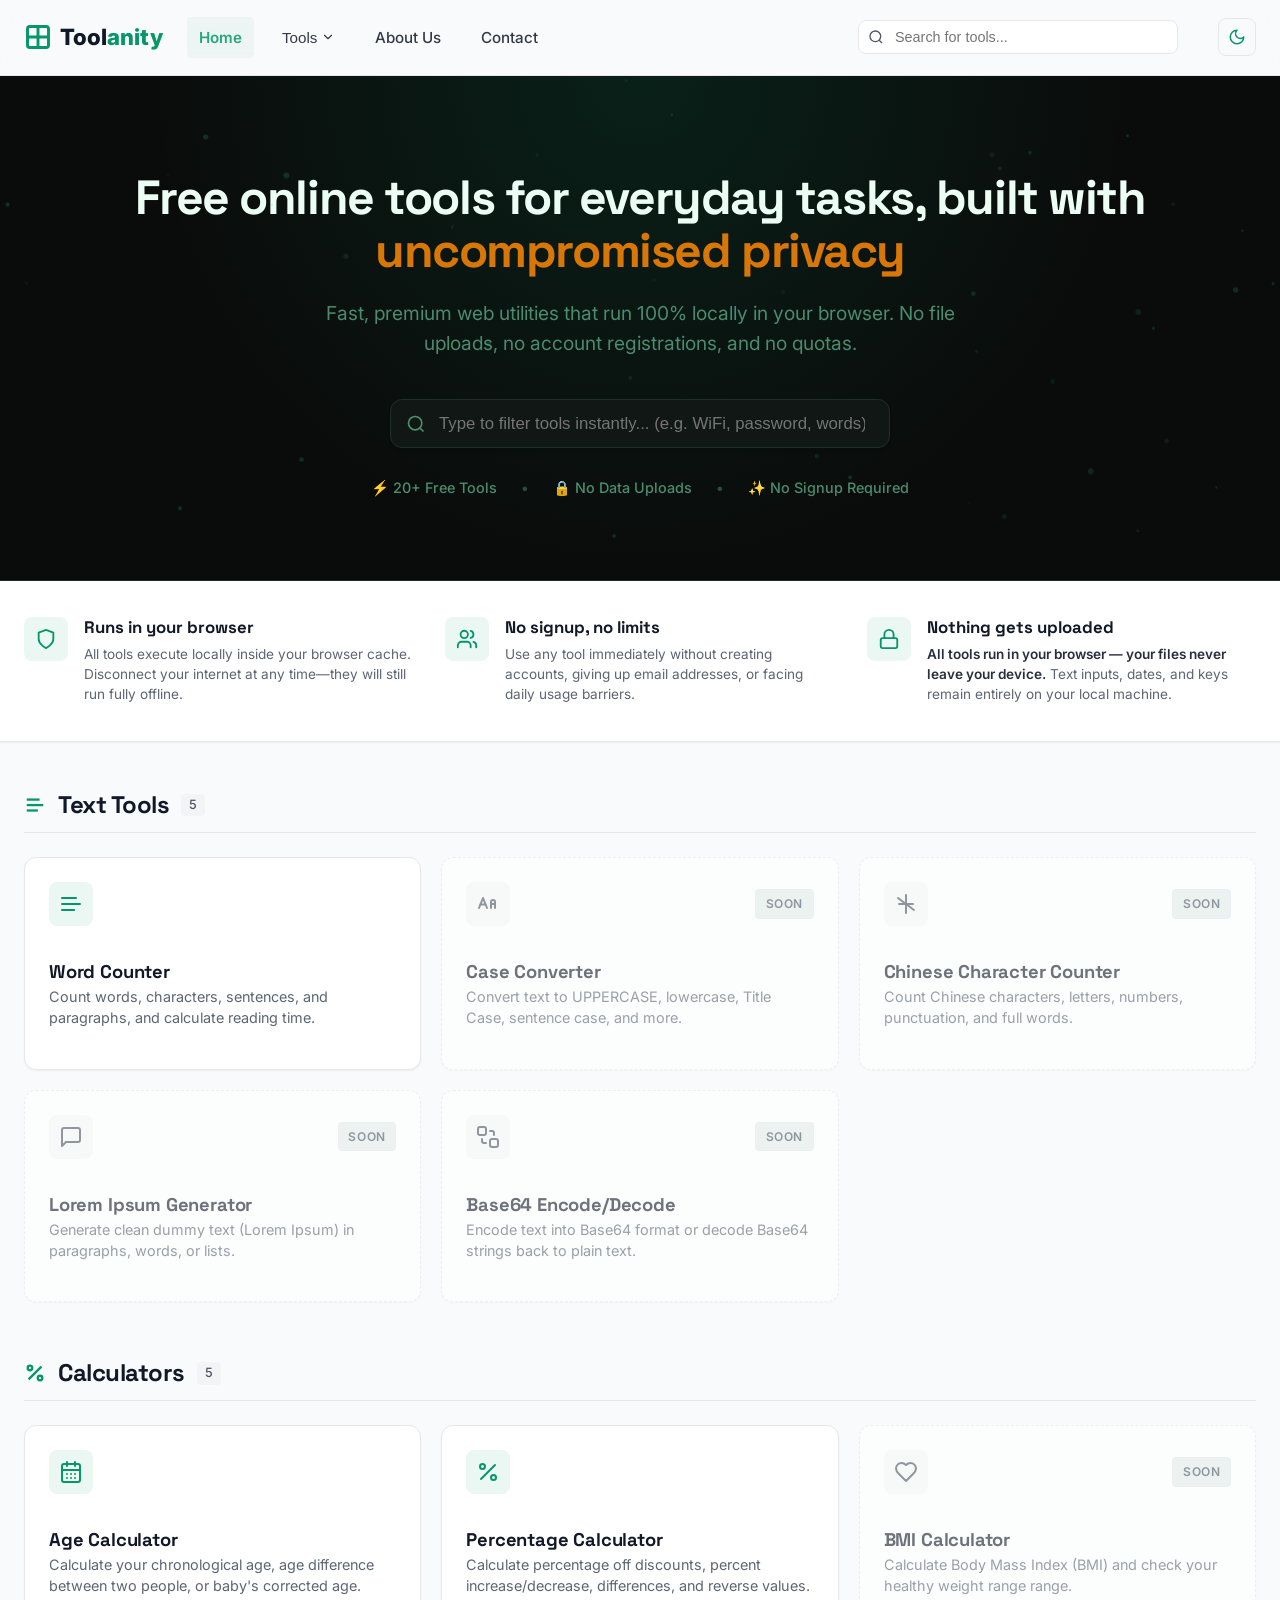
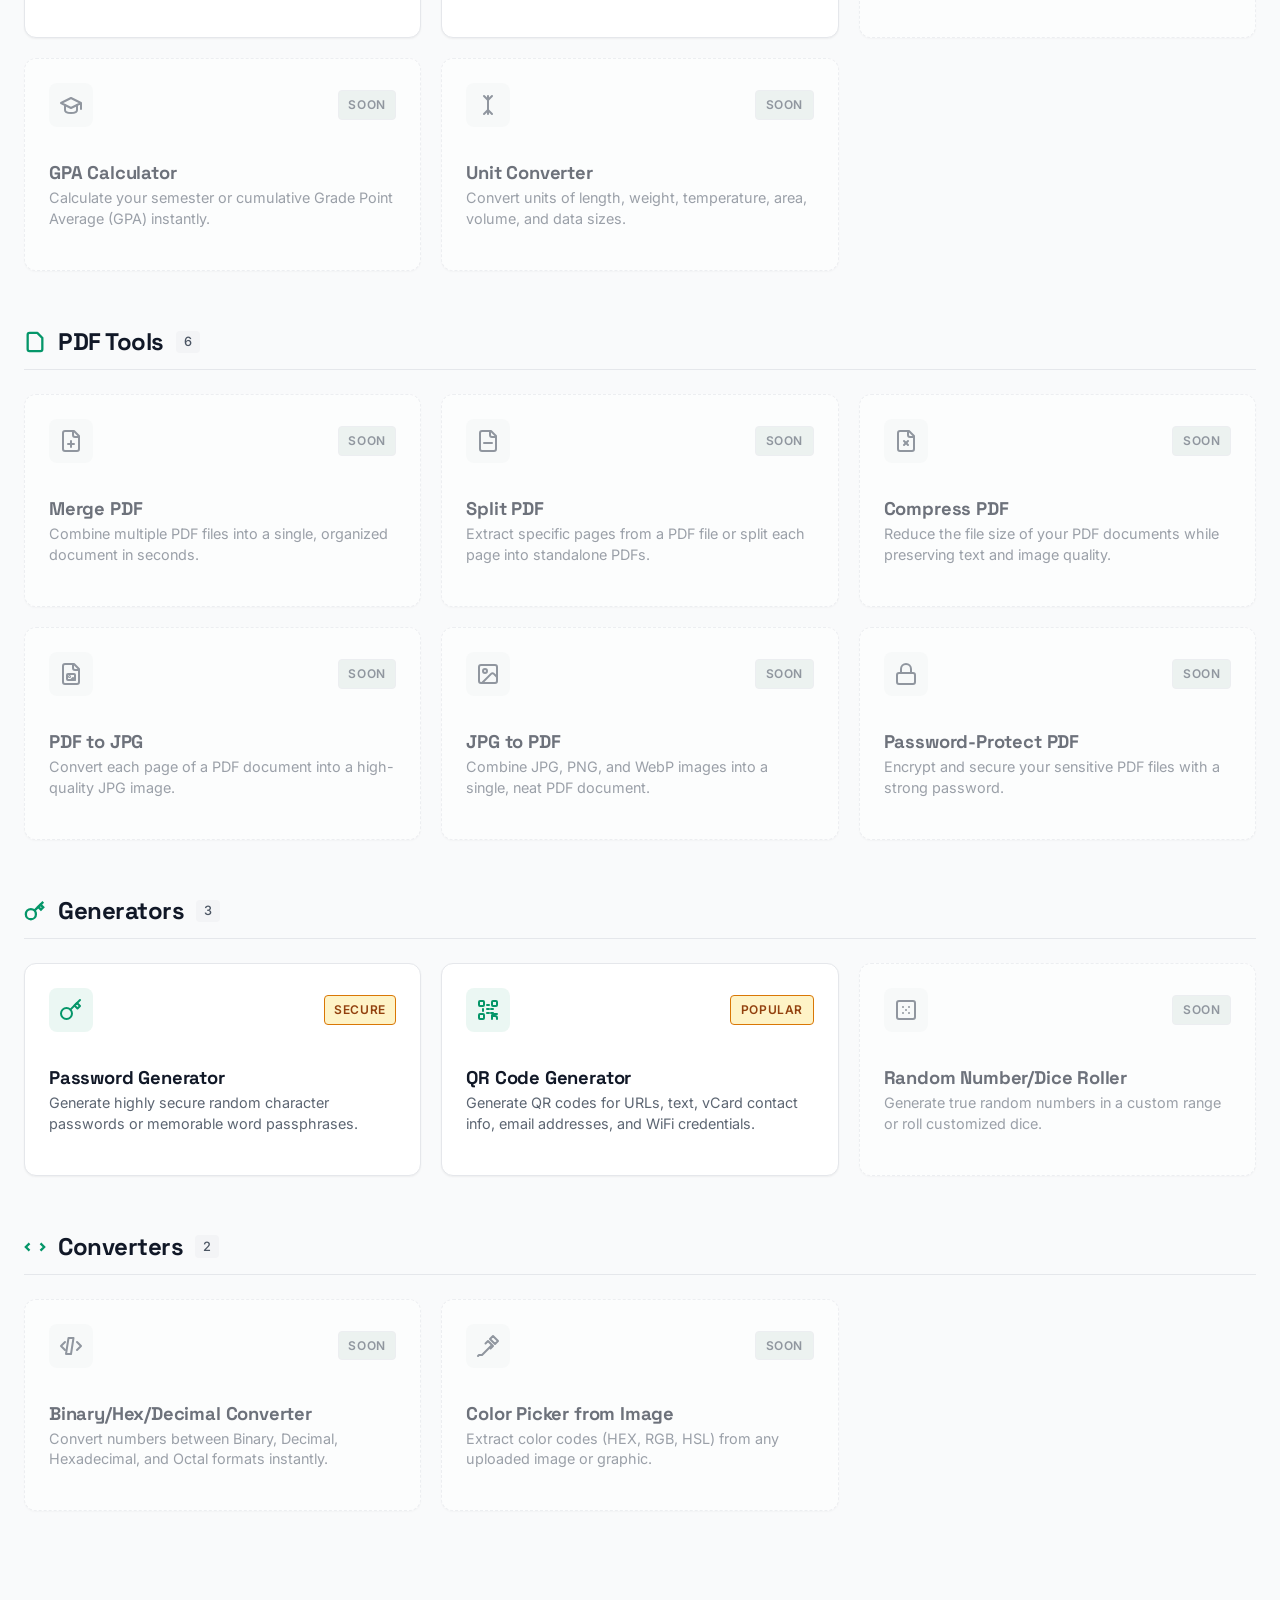
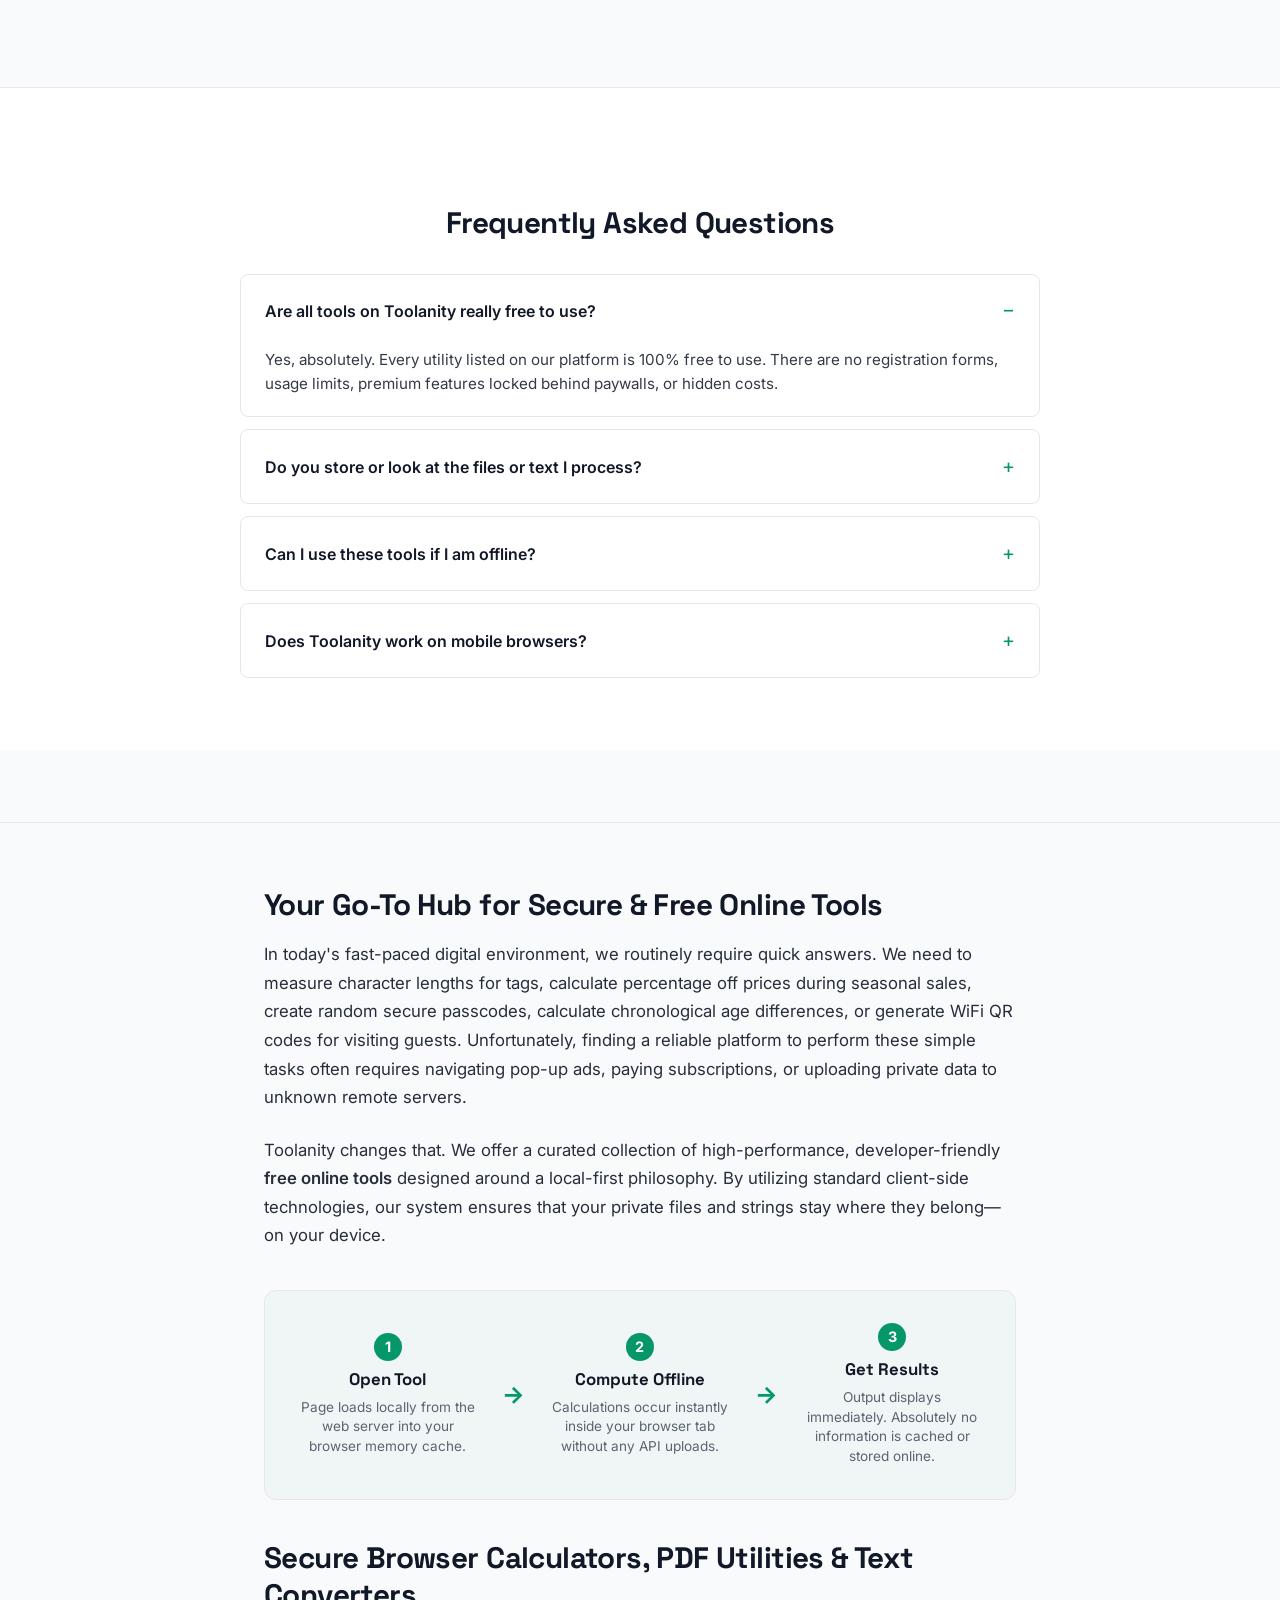
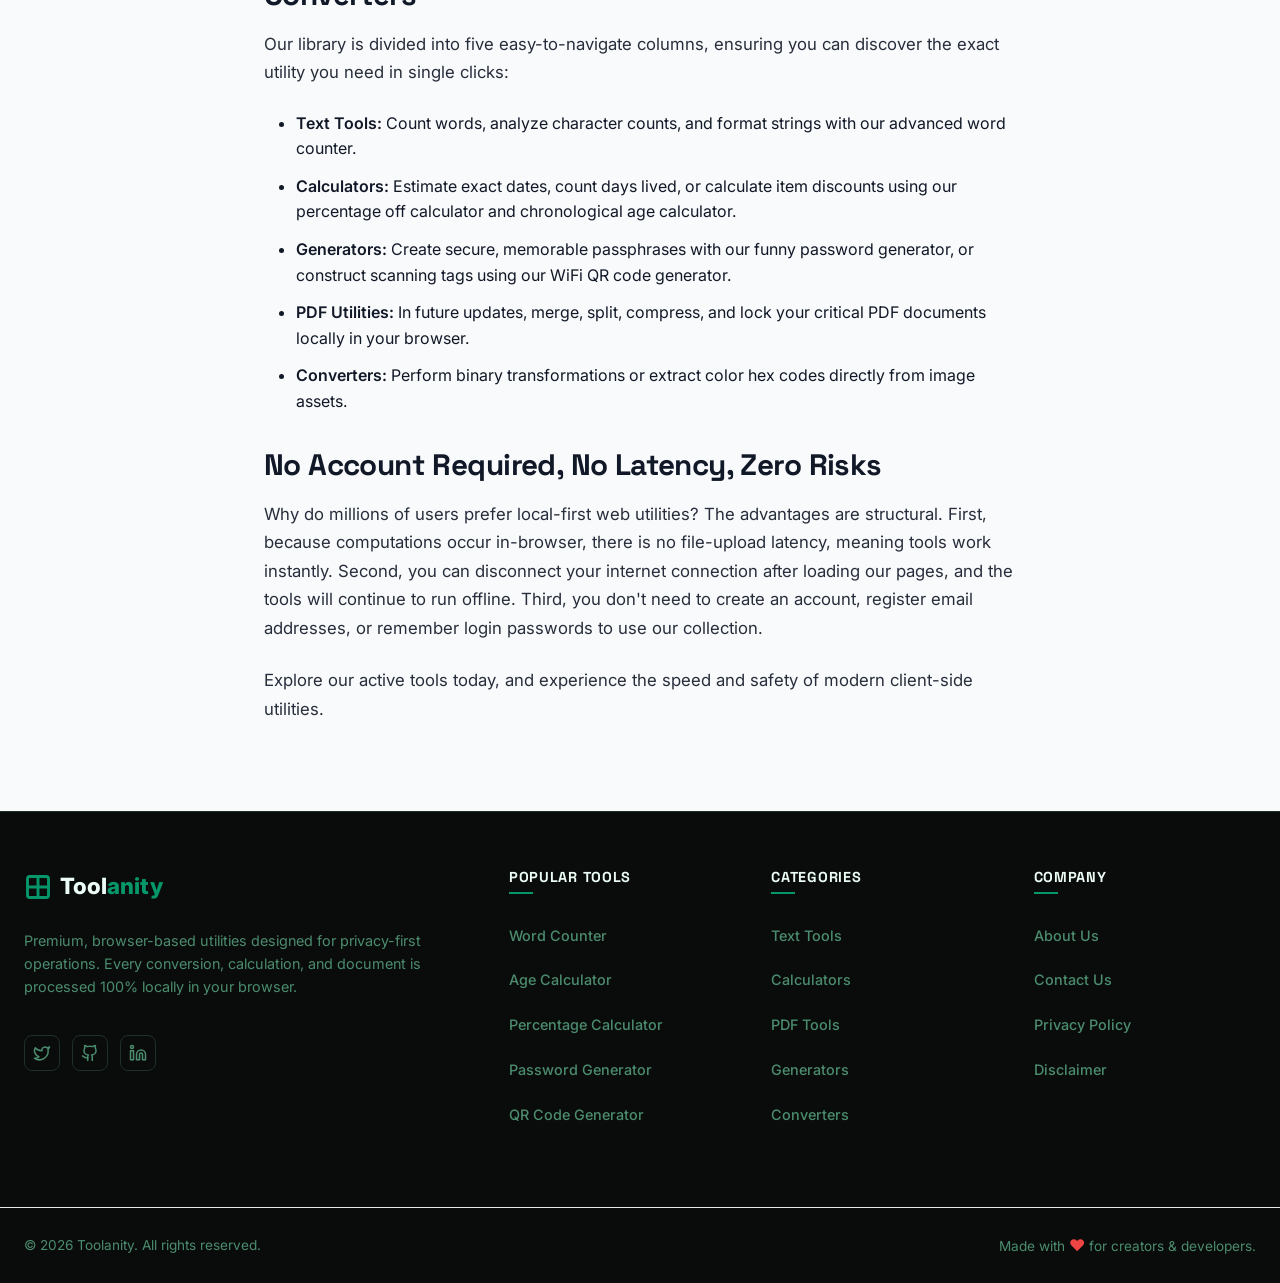
<file: index.html>
<!DOCTYPE html>
<html lang="en">
<head>
  <meta charset="UTF-8">
  <meta name="viewport" content="width=device-width, initial-scale=1.0">
  
  <title>Free Online Tools - Calculators, Converters & PDF Utilities | Toolanity</title>
  <meta name="description" content="Access free online tools. Secure, client-side generators, converters, calculators, and PDF utility systems that run 100% locally in your web browser.">
  <link rel="canonical" href="https://toolanity.com/">

  <!-- Open Graph -->
  <meta property="og:type" content="website">
  <meta property="og:url" content="https://toolanity.com/">
  <meta property="og:title" content="Free Online Tools - Calculators, Converters & PDF Utilities | Toolanity">
  <meta property="og:description" content="Access free online tools. Secure, client-side generators, converters, calculators, and PDF utility systems that run 100% locally in your web browser.">
  <meta property="og:image" content="https://toolanity.com/assets/images/og-image.png">

  <!-- Stylesheets -->
  <link rel="stylesheet" href="assets/css/variables.css">
  <link rel="stylesheet" href="assets/css/base.css">
  <link rel="stylesheet" href="assets/css/components.css">
  <link rel="stylesheet" href="assets/css/tools.css">

  <link rel="icon" type="image/x-icon" href="assets/images/favicon.ico">
  
  <style>
    /* Homepage Specific Custom Styles */
    .hero-section {
      padding: 6rem 0 5rem;
      text-align: center;
      background-color: #0A0C0B;
      color: #ECFDF5;
      background-image: radial-gradient(circle at 50% 0%, rgba(5, 150, 105, 0.15) 0%, transparent 60%);
      border-bottom: 1px solid #1E3028;
    }
    
    .hero-title {
      font-family: var(--font-heading);
      font-size: 3rem;
      font-weight: 800;
      letter-spacing: -0.03em;
      margin-bottom: 1.25rem;
      line-height: 1.1;
    }
    
    .hero-subtitle {
      font-size: 1.2rem;
      color: #4B8C6E;
      max-width: 680px;
      margin: 0 auto 2.5rem;
      line-height: 1.6;
    }
    
    .hero-search-wrapper {
      max-width: 500px;
      margin: 0 auto;
      position: relative;
    }
    
    .hero-search-wrapper input {
      width: 100%;
      padding: 0.85rem 1.5rem 0.85rem 3rem;
      font-size: 1.05rem;
      color: #ECFDF5;
      background-color: #111714;
      border: 1px solid #1E3028;
      border-radius: var(--radius-lg);
      outline: none;
      box-shadow: var(--shadow-md);
      transition: border-color var(--transition-speed), box-shadow var(--transition-speed);
    }
    
    .hero-search-wrapper input:focus {
      border-color: var(--color-accent);
      box-shadow: 0 0 15px rgba(5, 150, 105, 0.25);
    }
    
    .hero-search-wrapper .search-icon {
      position: absolute;
      left: 1rem;
      top: 50%;
      transform: translateY(-50%);
      width: 20px;
      height: 20px;
      color: #4B8C6E;
    }
    
    .hero-search-wrapper .clear-search-btn {
      position: absolute;
      right: 1rem;
      top: 50%;
      transform: translateY(-50%);
      color: #4B8C6E;
    }

    .hero-stats {
      display: flex;
      justify-content: center;
      align-items: center;
      gap: 1.5rem;
      margin-top: 1.75rem;
      font-size: 0.9rem;
      color: #4B8C6E;
      font-weight: 500;
    }
    .hero-stats .dot {
      opacity: 0.5;
    }

    /* Three Pillar Trust Bar */
    .trust-bar-section {
      background-color: var(--color-surface);
      border-bottom: 1px solid var(--color-border);
      padding: 2.25rem 0;
      box-shadow: var(--shadow-sm);
    }
    .trust-bar-grid {
      display: grid;
      grid-template-columns: 1fr;
      gap: 2rem;
    }
    @media (min-width: 768px) {
      .trust-bar-grid {
        grid-template-columns: repeat(3, 1fr);
      }
    }
    .trust-pillar {
      display: flex;
      align-items: flex-start;
      gap: 1rem;
    }
    .trust-pillar-icon {
      color: var(--color-accent);
      background-color: rgba(5, 150, 105, 0.08);
      width: 44px;
      height: 44px;
      border-radius: var(--radius-md);
      display: flex;
      align-items: center;
      justify-content: center;
      flex-shrink: 0;
    }
    .trust-pillar-text h4 {
      font-family: var(--font-heading);
      font-size: 1.05rem;
      font-weight: 700;
      margin-bottom: 0.35rem;
    }
    .trust-pillar-text p {
      font-size: 0.85rem;
      color: var(--color-text-muted);
      line-height: 1.5;
      margin-bottom: 0;
    }
    
    /* Grid layout for categories and cards */
    .tools-grid-section {
      padding: 3rem 0 4rem;
    }
    
    .category-block {
      margin-bottom: 3.5rem;
      scroll-margin-top: 90px;
    }
    
    .category-header {
      display: flex;
      align-items: center;
      gap: 0.75rem;
      margin-bottom: 1.5rem;
      border-bottom: 1px solid var(--color-border);
      padding-bottom: 0.75rem;
    }
    
    .category-icon {
      color: var(--color-accent);
      display: inline-flex;
      align-items: center;
      justify-content: center;
      width: 22px;
      height: 22px;
      flex-shrink: 0;
    }
    .category-icon svg {
      display: block;
      width: 22px;
      height: 22px;
    }
    
    .category-name {
      font-family: var(--font-heading);
      font-size: 1.5rem;
      font-weight: 700;
      margin-top: 0; /* Clear default h2 top margin to align with icon */
      margin-bottom: 0;
      display: flex;
      align-items: center;
      width: 100%;
      color: var(--color-text-primary); /* Enforce dark headings in light theme */
    }

    .category-count {
      font-family: var(--font-sans);
      font-size: 0.8rem;
      font-weight: 500;
      color: var(--color-text-muted);
      background-color: var(--color-border);
      padding: 0.2rem 0.5rem;
      border-radius: var(--radius-sm);
      margin-left: 0.75rem;
      letter-spacing: 0.02em;
    }
    [data-theme="light"] .category-count {
      background-color: #F3F4F6;
    }

    .cards-grid {
      display: grid;
      grid-template-columns: 1fr;
      gap: 1.25rem;
    }
    
    @media (min-width: 600px) {
      .cards-grid {
        grid-template-columns: repeat(2, 1fr);
      }
    }
    @media (min-width: 1024px) {
      .cards-grid {
        grid-template-columns: repeat(3, 1fr);
      }
    }
    
    .tool-card {
      background-color: var(--color-surface);
      border: 1px solid var(--color-border);
      border-radius: var(--radius-lg);
      padding: 1.5rem;
      display: flex;
      flex-direction: column;
      gap: 0.75rem;
      text-decoration: none;
      color: inherit;
      box-shadow: var(--shadow-sm);
      transition: transform var(--transition-speed) var(--transition-ease),
                  border-color var(--transition-speed) var(--transition-ease),
                  box-shadow var(--transition-speed) var(--transition-ease);
    }
    
    .tool-card:hover {
      transform: translateY(-4px);
      border-color: var(--color-accent);
      box-shadow: var(--shadow-md), var(--shadow-glow);
    }
    
    .tool-card-header {
      display: flex;
      justify-content: space-between;
      align-items: center;
    }
    
    .tool-card-icon {
      color: var(--color-accent);
      background-color: rgba(5, 150, 105, 0.08);
      width: 44px;
      height: 44px;
      border-radius: var(--radius-md);
      display: flex;
      align-items: center;
      justify-content: center;
    }
    
    .tool-card:hover .tool-card-icon {
      color: var(--color-accent-hover);
      background-color: rgba(5, 150, 105, 0.12);
    }
    
    .tool-card-name {
      font-family: var(--font-heading);
      font-size: 1.15rem;
      font-weight: 700;
      margin-bottom: 0.25rem;
      color: var(--color-text-primary);
    }
    
    .tool-card-desc {
      font-size: 0.9rem;
      color: var(--color-text-muted);
      line-height: 1.45;
      flex-grow: 1;
    }
    
    .tool-card.coming-soon-card {
      opacity: 0.6;
      cursor: not-allowed;
      border-style: dashed;
    }
    
    .tool-card.coming-soon-card:hover {
      transform: none;
      border-color: var(--color-border);
      box-shadow: var(--shadow-sm);
    }
    
    .tool-card.coming-soon-card .tool-card-icon {
      color: var(--color-text-muted);
      background-color: rgba(75, 140, 110, 0.05);
    }

    /* Why Us section */
    .why-section {
      padding: 4.5rem 0;
      border-top: 1px solid var(--color-border);
      background-color: rgba(17, 23, 20, 0.3);
    }
    
    [data-theme="light"] .why-section {
      background-color: rgba(243, 244, 246, 0.6);
    }
    
    .why-title {
      font-family: var(--font-heading);
      text-align: center;
      margin-bottom: 3rem;
      color: var(--color-text-primary); /* Enforce dark headings in light theme */
    }
    
    .why-grid {
      display: grid;
      grid-template-columns: 1fr;
      gap: 1.5rem;
    }
    
    @media (min-width: 768px) {
      .why-grid {
        grid-template-columns: repeat(3, 1fr);
      }
    }
    
    .why-card {
      background-color: var(--color-surface);
      border: 1px solid var(--color-border);
      border-radius: var(--radius-lg);
      padding: 2rem 1.5rem;
      text-align: center;
      display: flex;
      flex-direction: column;
      align-items: center;
      gap: 0.75rem;
      box-shadow: var(--shadow-sm);
    }
    
    .why-card-icon {
      color: var(--color-accent-hover);
      margin-bottom: 0.5rem;
    }
    
    .why-card-title {
      font-family: var(--font-heading);
      font-size: 1.2rem;
      font-weight: 700;
      margin-bottom: 0;
    }
    
    .why-card-desc {
      font-size: 0.9rem;
      color: var(--color-text-muted);
      line-height: 1.5;
      margin-bottom: 0;
    }

    /* Search Results Grid */
    .search-results-section {
      margin-bottom: 3rem;
    }

    .search-section-header {
      font-family: var(--font-heading);
      font-size: 1.35rem;
      font-weight: 700;
      margin-bottom: 1.25rem;
      color: var(--color-accent-hover);
    }

    /* Flow Chart */
    .browser-process-flow {
      display: grid;
      grid-template-columns: 1fr;
      gap: 1.5rem;
      align-items: center;
      margin: 2.5rem 0;
      background-color: rgba(5, 150, 105, 0.04);
      border: 1px solid var(--color-border);
      border-radius: var(--radius-lg);
      padding: 2rem;
    }
    @media (min-width: 768px) {
      .browser-process-flow {
        grid-template-columns: 1fr auto 1fr auto 1fr;
      }
    }
    .flow-step {
      text-align: center;
      display: flex;
      flex-direction: column;
      align-items: center;
      gap: 0.5rem;
    }
    .flow-step .step-num {
      background-color: var(--color-accent);
      color: #FFFFFF;
      width: 28px;
      height: 28px;
      border-radius: 50%;
      display: flex;
      align-items: center;
      justify-content: center;
      font-weight: 700;
      font-size: 0.9rem;
    }
    .flow-step h4 {
      font-family: var(--font-heading);
      font-size: 1.05rem;
      font-weight: 700;
      margin-bottom: 0;
    }
    .flow-step p {
      font-size: 0.85rem;
      color: var(--color-text-muted);
      line-height: 1.45;
      margin-bottom: 0;
    }
    .flow-arrow {
      font-size: 1.5rem;
      color: var(--color-accent);
      text-align: center;
      font-weight: 700;
    }
    @media (max-width: 767px) {
      .flow-arrow {
        transform: rotate(90deg);
        margin: 0.25rem 0;
      }
    }
  </style>
</head>
<body>

  <!-- Injected Header Placeholder -->
  <header id="site-header"></header>

  <main>
    <!-- Hero Banner (Forced Dark Theme) -->
    <section class="hero-section forced-dark">
      <div class="container">
        <h1 class="hero-title">Free online tools for everyday tasks, built with <span style="color: var(--color-premium);">uncompromised privacy</span></h1>
        <p class="hero-subtitle">Fast, premium web utilities that run 100% locally in your browser. No file uploads, no account registrations, and no quotas.</p>
        
        <div class="hero-search-wrapper">
          <svg class="search-icon" xmlns="http://www.w3.org/2000/svg" width="24" height="24" viewBox="0 0 24 24" fill="none" stroke="currentColor" stroke-width="2"><circle cx="11" cy="11" r="8"/><line x1="21" y1="21" x2="16.65" y2="16.65"/></svg>
          <input type="text" id="homepage-search-input" placeholder="Type to filter tools instantly... (e.g. WiFi, password, words)" aria-label="Search all tools">
          <button id="homepage-clear-btn" class="clear-search-btn hidden" aria-label="Clear search">&times;</button>
        </div>

        <div class="hero-stats">
          <span>⚡ 20+ Free Tools</span>
          <span class="dot">•</span>
          <span>🔒 No Data Uploads</span>
          <span class="dot">•</span>
          <span>✨ No Signup Required</span>
        </div>
      </div>
    </section>

    <!-- Three Pillar Trust Bar -->
    <section class="trust-bar-section">
      <div class="container trust-bar-grid">
        <div class="trust-pillar">
          <div class="trust-pillar-icon">
            <svg xmlns="http://www.w3.org/2000/svg" width="22" height="22" viewBox="0 0 24 24" fill="none" stroke="currentColor" stroke-width="2" stroke-linecap="round" stroke-linejoin="round"><path d="M12 22s8-4 8-10V5l-8-3-8 3v7c0 6 8 10 8 10z"/></svg>
          </div>
          <div class="trust-pillar-text">
            <h4>Runs in your browser</h4>
            <p>All tools execute locally inside your browser cache. Disconnect your internet at any time—they will still run fully offline.</p>
          </div>
        </div>
        <div class="trust-pillar">
          <div class="trust-pillar-icon">
            <svg xmlns="http://www.w3.org/2000/svg" width="22" height="22" viewBox="0 0 24 24" fill="none" stroke="currentColor" stroke-width="2" stroke-linecap="round" stroke-linejoin="round"><path d="M16 21v-2a4 4 0 0 0-4-4H6a4 4 0 0 0-4 4v2"/><circle cx="9" cy="7" r="4"/><path d="M22 21v-2a4 4 0 0 0-3-3.87"/><path d="M16 3.13a4 4 0 0 1 0 7.75"/></svg>
          </div>
          <div class="trust-pillar-text">
            <h4>No signup, no limits</h4>
            <p>Use any tool immediately without creating accounts, giving up email addresses, or facing daily usage barriers.</p>
          </div>
        </div>
        <div class="trust-pillar">
          <div class="trust-pillar-icon">
            <svg xmlns="http://www.w3.org/2000/svg" width="22" height="22" viewBox="0 0 24 24" fill="none" stroke="currentColor" stroke-width="2" stroke-linecap="round" stroke-linejoin="round"><rect width="18" height="11" x="3" y="11" rx="2" ry="2"/><path d="M7 11V7a5 5 0 0 1 10 0v4"/></svg>
          </div>
          <div class="trust-pillar-text">
            <h4>Nothing gets uploaded</h4>
            <p><strong>All tools run in your browser — your files never leave your device.</strong> Text inputs, dates, and keys remain entirely on your local machine.</p>
          </div>
        </div>
      </div>
    </section>

    <!-- Grid List section -->
    <section class="tools-grid-section">
      <div class="container">
        
        <!-- Interactive search result zone -->
        <div id="homepage-search-results-block" class="search-results-section hidden">
          <h2 class="search-section-header">Search Results</h2>
          <div id="search-cards-grid" class="cards-grid"></div>
        </div>

        <!-- Normal tools categorized layouts (dynamically injected) -->
        <div id="homepage-tools-list">
          <div style="text-align: center; padding: 3rem; color: var(--color-text-muted);">Loading tool list...</div>
        </div>

      </div>
    </section>

    <!-- FAQ Accordion section -->
    <section class="faq-section" style="padding: 4.5rem 0; border-top: 1px solid var(--color-border); background-color: var(--color-surface);">
      <div class="container">
        <h2 class="why-title">Frequently Asked Questions</h2>
        <div class="faq-accordion">
          
          <details class="faq-item" open>
            <summary>Are all tools on Toolanity really free to use?</summary>
            <div class="faq-answer">
              Yes, absolutely. Every utility listed on our platform is 100% free to use. There are no registration forms, usage limits, premium features locked behind paywalls, or hidden costs.
            </div>
          </details>

          <details class="faq-item">
            <summary>Do you store or look at the files or text I process?</summary>
            <div class="faq-answer">
              No. Your files and text inputs never leave your device. All calculations, formatting, page creations, and processing actions happen locally inside your web browser’s memory cache using JavaScript. We do not have database systems or APIs configured to upload user data.
            </div>
          </details>

          <details class="faq-item">
            <summary>Can I use these tools if I am offline?</summary>
            <div class="faq-answer">
              Yes! Once the tool pages have loaded in your web browser, the entire codebase runs client-side. You can completely disconnect your device from the internet (Wi-Fi/Cellular data) and perform password generations, date estimations, or word counts offline.
            </div>
          </details>

          <details class="faq-item">
            <summary>Does Toolanity work on mobile browsers?</summary>
            <div class="faq-answer">
              Yes. The website layout is designed to be fully responsive. Elements collapse into drawers, mega menus transition into mobile accordions, and all calculations scale seamlessly to fit screen interfaces of tablets, laptops, and smartphones.
            </div>
          </details>

        </div>
      </div>
    </section>

    <!-- SEO Structural Copy Section -->
    <section class="tool-explainer" style="background-color: var(--color-bg); border-top: 1px solid var(--color-border);">
      <div class="container explainer-content">
        <h2>Your Go-To Hub for Secure & Free Online Tools</h2>
        <p>In today's fast-paced digital environment, we routinely require quick answers. We need to measure character lengths for tags, calculate percentage off prices during seasonal sales, create random secure passcodes, calculate chronological age differences, or generate WiFi QR codes for visiting guests. Unfortunately, finding a reliable platform to perform these simple tasks often requires navigating pop-up ads, paying subscriptions, or uploading private data to unknown remote servers.</p>
        
        <p>Toolanity changes that. We offer a curated collection of high-performance, developer-friendly <strong>free online tools</strong> designed around a local-first philosophy. By utilizing standard client-side technologies, our system ensures that your private files and strings stay where they belong—on your device.</p>

        <!-- Process Flow Chart -->
        <div class="browser-process-flow">
          <div class="flow-step">
            <span class="step-num">1</span>
            <h4>Open Tool</h4>
            <p>Page loads locally from the web server into your browser memory cache.</p>
          </div>
          <div class="flow-arrow">→</div>
          <div class="flow-step">
            <span class="step-num">2</span>
            <h4>Compute Offline</h4>
            <p>Calculations occur instantly inside your browser tab without any API uploads.</p>
          </div>
          <div class="flow-arrow">→</div>
          <div class="flow-step">
            <span class="step-num">3</span>
            <h4>Get Results</h4>
            <p>Output displays immediately. Absolutely no information is cached or stored online.</p>
          </div>
        </div>

        <h2>Secure Browser Calculators, PDF Utilities & Text Converters</h2>
        <p>Our library is divided into five easy-to-navigate columns, ensuring you can discover the exact utility you need in single clicks:</p>
        <ul>
          <li><strong>Text Tools:</strong> Count words, analyze character counts, and format strings with our advanced word counter.</li>
          <li><strong>Calculators:</strong> Estimate exact dates, count days lived, or calculate item discounts using our percentage off calculator and chronological age calculator.</li>
          <li><strong>Generators:</strong> Create secure, memorable passphrases with our funny password generator, or construct scanning tags using our WiFi QR code generator.</li>
          <li><strong>PDF Utilities:</strong> In future updates, merge, split, compress, and lock your critical PDF documents locally in your browser.</li>
          <li><strong>Converters:</strong> Perform binary transformations or extract color hex codes directly from image assets.</li>
        </ul>

        <h2>No Account Required, No Latency, Zero Risks</h2>
        <p>Why do millions of users prefer local-first web utilities? The advantages are structural. First, because computations occur in-browser, there is no file-upload latency, meaning tools work instantly. Second, you can disconnect your internet connection after loading our pages, and the tools will continue to run offline. Third, you don't need to create an account, register email addresses, or remember login passwords to use our collection.</p>
        
        <p>Explore our active tools today, and experience the speed and safety of modern client-side utilities.</p>
      </div>
    </section>
  </main>

  <!-- Injected Footer Placeholder -->
  <footer id="site-footer"></footer>

  <!-- Scripts -->
  <!-- 1. Metadata tools config -->
  <script src="assets/js/tools-data.js"></script>
  <!-- 2. Dark/Light Theme scripts -->
  <script src="assets/js/theme-toggle.js"></script>
  <!-- 3. Navigation rendering script -->
  <script src="assets/js/header.js"></script>
  <script src="assets/js/footer.js"></script>
  <!-- 4. Responsive drawer toggles script -->
  <script src="assets/js/nav-mega-menu.js"></script>

  <!-- Homepage Interactive Controller Script -->
  <script>
    document.addEventListener("DOMContentLoaded", () => {
      renderHomepageGrid();
      initHomepageSearch();
      
      // Initialize hero canvas particles if motion is preferred and viewport is not too small
      const prefersReducedMotion = window.matchMedia("(prefers-reduced-motion: reduce)").matches;
      const isLowEndMobile = window.innerWidth < 480;
      if (!prefersReducedMotion && !isLowEndMobile) {
        initHeroParticles();
      }
    });

    // Dynamically compile categories and tool cards from tools-data.js
    function renderHomepageGrid() {
      const container = document.getElementById("homepage-tools-list");
      if (!container || typeof toolsData === "undefined" || typeof toolsCategories === "undefined") return;

      // Group tools by category
      const grouped = {};
      toolsCategories.forEach(cat => grouped[cat] = []);
      
      toolsData.forEach(tool => {
        if (grouped[tool.category]) {
          grouped[tool.category].push(tool);
        }
      });

      // Build HTML structure
      let gridHtml = "";
      
      toolsCategories.forEach(catName => {
        const tools = grouped[catName];
        if (tools.length === 0) return;

        // Custom icon mapping for category header
        let catIcon = `<svg xmlns="http://www.w3.org/2000/svg" width="22" height="22" viewBox="0 0 24 24" fill="none" stroke="currentColor" stroke-width="2.5" stroke-linecap="round" stroke-linejoin="round"><rect width="18" height="18" x="3" y="3" rx="2"/><path d="M12 3v18"/><path d="M3 12h18"/></svg>`;
        
        if (catName === "Text Tools") {
          catIcon = `<svg xmlns="http://www.w3.org/2000/svg" width="22" height="22" viewBox="0 0 24 24" fill="none" stroke="currentColor" stroke-width="2.5"><path d="M17 6.1H3"/><path d="M21 12.1H3"/><path d="M15.1 18H3"/></svg>`;
        } else if (catName === "Calculators") {
          catIcon = `<svg xmlns="http://www.w3.org/2000/svg" width="22" height="22" viewBox="0 0 24 24" fill="none" stroke="currentColor" stroke-width="2.5"><line x1="19" x2="5" y1="5" y2="19"/><circle cx="6.5" cy="6.5" r="2.5"/><circle cx="17.5" cy="17.5" r="2.5"/></svg>`;
        } else if (catName === "PDF Tools") {
          catIcon = `<svg xmlns="http://www.w3.org/2000/svg" width="22" height="22" viewBox="0 0 24 24" fill="none" stroke="currentColor" stroke-width="2.5"><path d="M15 2H6a2 2 0 0 0-2 2v16a2 2 0 0 0 2 2h12a2 2 0 0 0 2-2V7.5L14.5 2z"/></svg>`;
        } else if (catName === "Generators") {
          catIcon = `<svg xmlns="http://www.w3.org/2000/svg" width="22" height="22" viewBox="0 0 24 24" fill="none" stroke="currentColor" stroke-width="2.5"><circle cx="7.5" cy="15.5" r="5.5"/><path d="m21 2-9.6 9.6"/><path d="m15.5 7.5 3 3L21 8l-3-3Z"/></svg>`;
        } else if (catName === "Converters") {
          catIcon = `<svg xmlns="http://www.w3.org/2000/svg" width="22" height="22" viewBox="0 0 24 24" fill="none" stroke="currentColor" stroke-width="2.5"><path d="m18 16 4-4-4-4"/><path d="m6 8-4 4 4 4"/></svg>`;
        }

        // Anchor ID mapping for category shortcuts
        const anchorId = catName.toLowerCase().replace(" ", "-");
        const totalToolsCount = tools.length;

        gridHtml += `
          <div class="category-block" id="${anchorId}">
            <div class="category-header">
              <span class="category-icon">${catIcon}</span>
              <h2 class="category-name">${catName} <span class="category-count">${totalToolsCount}</span></h2>
            </div>
            <div class="cards-grid">
              ${tools.map(tool => {
                const isActive = tool.status === "active";
                const href = isActive ? `/tools/${tool.slug}` : "#";
                const cardClass = isActive ? "tool-card" : "tool-card coming-soon-card";
                const actionAttr = isActive ? "" : 'onclick="return false;"';
                
                let specialBadge = "";
                if (tool.slug === "qr-code-generator") {
                  specialBadge = `<span class='badge badge-premium' style='background-color: var(--color-premium-bg); border-color: var(--color-premium); color: var(--color-premium-text); margin-left: auto;'>Popular</span>`;
                } else if (tool.slug === "password-generator") {
                  specialBadge = `<span class='badge badge-premium' style='background-color: var(--color-premium-bg); border-color: var(--color-premium); color: var(--color-premium-text); margin-left: auto;'>Secure</span>`;
                }
                
                return `
                  <a href="${href}" class="${cardClass}" ${actionAttr}>
                    <div class="tool-card-header">
                      <span class="tool-card-icon">${tool.icon}</span>
                      ${isActive ? specialBadge : "<span class='badge badge-coming-soon'>Soon</span>"}
                    </div>
                    <div class="tool-card-content">
                      <h3 class="tool-card-name">${tool.name}</h3>
                      <p class="tool-card-desc">${tool.description}</p>
                    </div>
                  </a>
                `;
              }).join("")}
            </div>
          </div>
        `;
      });

      container.innerHTML = gridHtml;
    }

    // Homepage search bar logic
    function initHomepageSearch() {
      const searchInput = document.getElementById("homepage-search-input");
      const clearBtn = document.getElementById("homepage-clear-btn");
      const resultsBlock = document.getElementById("homepage-search-results-block");
      const resultsGrid = document.getElementById("search-cards-grid");
      const normalList = document.getElementById("homepage-tools-list");

      if (!searchInput || !resultsBlock || !normalList || typeof toolsData === "undefined") return;

      searchInput.addEventListener("input", (e) => {
        const query = e.target.value.toLowerCase().trim();

        if (query.length > 0) {
          clearBtn.classList.remove("hidden");
        } else {
          clearBtn.classList.add("hidden");
        }

        if (query.length < 1) {
          resultsBlock.classList.add("hidden");
          resultsGrid.innerHTML = "";
          normalList.classList.remove("hidden");
          return;
        }

        // Filter active and inactive tools matching search
        const matches = toolsData.filter(tool =>
          tool.name.toLowerCase().includes(query) ||
          tool.description.toLowerCase().includes(query) ||
          tool.category.toLowerCase().includes(query)
        );

        renderSearchCards(matches, resultsGrid);
        normalList.classList.add("hidden");
        resultsBlock.classList.remove("hidden");
      });

      // Clear search trigger
      clearBtn.addEventListener("click", () => {
        searchInput.value = "";
        clearBtn.classList.add("hidden");
        resultsBlock.classList.add("hidden");
        resultsGrid.innerHTML = "";
        normalList.classList.remove("hidden");
        searchInput.focus();
      });
    }

    function renderSearchCards(matches, container) {
      if (matches.length === 0) {
        container.innerHTML = `<div style="grid-column: 1/-1; text-align: center; padding: 2rem; color: var(--color-text-muted); border: 1px dashed var(--color-border); border-radius: var(--radius-md);">No tools matched your search query. Try typing another keyword.</div>`;
        return;
      }

      container.innerHTML = matches.map(tool => {
        const isActive = tool.status === "active";
        const href = isActive ? `/tools/${tool.slug}` : "#";
        const cardClass = isActive ? "tool-card" : "tool-card coming-soon-card";
        const actionAttr = isActive ? "" : 'onclick="return false;"';
        
        let specialBadge = "";
        if (tool.slug === "qr-code-generator") {
          specialBadge = `<span class='badge badge-premium' style='background-color: var(--color-premium-bg); border-color: var(--color-premium); color: var(--color-premium-text); margin-left: auto;'>Popular</span>`;
        } else if (tool.slug === "password-generator") {
          specialBadge = `<span class='badge badge-premium' style='background-color: var(--color-premium-bg); border-color: var(--color-premium); color: var(--color-premium-text); margin-left: auto;'>Secure</span>`;
        }

        return `
          <a href="${href}" class="${cardClass}" ${actionAttr}>
            <div class="tool-card-header">
              <span class="tool-card-icon">${tool.icon}</span>
              ${isActive ? specialBadge : "<span class='badge badge-coming-soon'>Soon</span>"}
            </div>
            <div class="tool-card-content">
              <h3 class="tool-card-name">${tool.name}</h3>
              <p class="tool-card-desc">${tool.description}</p>
            </div>
          </a>
        `;
      }).join("");
    }

    function initHeroParticles() {
      const canvas = document.createElement("canvas");
      canvas.id = "hero-particles-canvas";
      canvas.style.position = "absolute";
      canvas.style.top = "0";
      canvas.style.left = "0";
      canvas.style.width = "100%";
      canvas.style.height = "100%";
      canvas.style.pointerEvents = "none";
      canvas.style.zIndex = "1";
      canvas.style.opacity = "0.35";
      
      const heroSection = document.querySelector(".hero-section");
      if (!heroSection) return;
      heroSection.style.position = "relative";
      heroSection.appendChild(canvas);

      const ctx = canvas.getContext("2d");
      let animationFrameId = null;

      function resize() {
        canvas.width = heroSection.offsetWidth;
        canvas.height = heroSection.offsetHeight;
      }
      window.addEventListener("resize", resize);
      resize();

      const particleCount = 40;
      const particles = [];

      for (let i = 0; i < particleCount; i++) {
        particles.push({
          x: Math.random() * canvas.width,
          y: Math.random() * canvas.height,
          radius: Math.random() * 2 + 1,
          vx: (Math.random() - 0.5) * 0.3,
          vy: (Math.random() - 0.5) * 0.3,
          alpha: Math.random() * 0.5 + 0.1
        });
      }

      function draw() {
        ctx.clearRect(0, 0, canvas.width, canvas.height);
        
        particles.forEach(p => {
          ctx.beginPath();
          ctx.arc(p.x, p.y, p.radius, 0, Math.PI * 2);
          ctx.fillStyle = `rgba(52, 211, 153, ${p.alpha})`;
          ctx.fill();

          p.x += p.vx;
          p.y += p.vy;

          if (p.x < 0) p.x = canvas.width;
          if (p.x > canvas.width) p.x = 0;
          if (p.y < 0) p.y = canvas.height;
          if (p.y > canvas.height) p.y = 0;
        });

        animationFrameId = requestAnimationFrame(draw);
      }

      draw();

      window.addEventListener("beforeunload", () => {
        if (animationFrameId) cancelAnimationFrame(animationFrameId);
      });
    }
  </script>
</body>
</html>
</file>
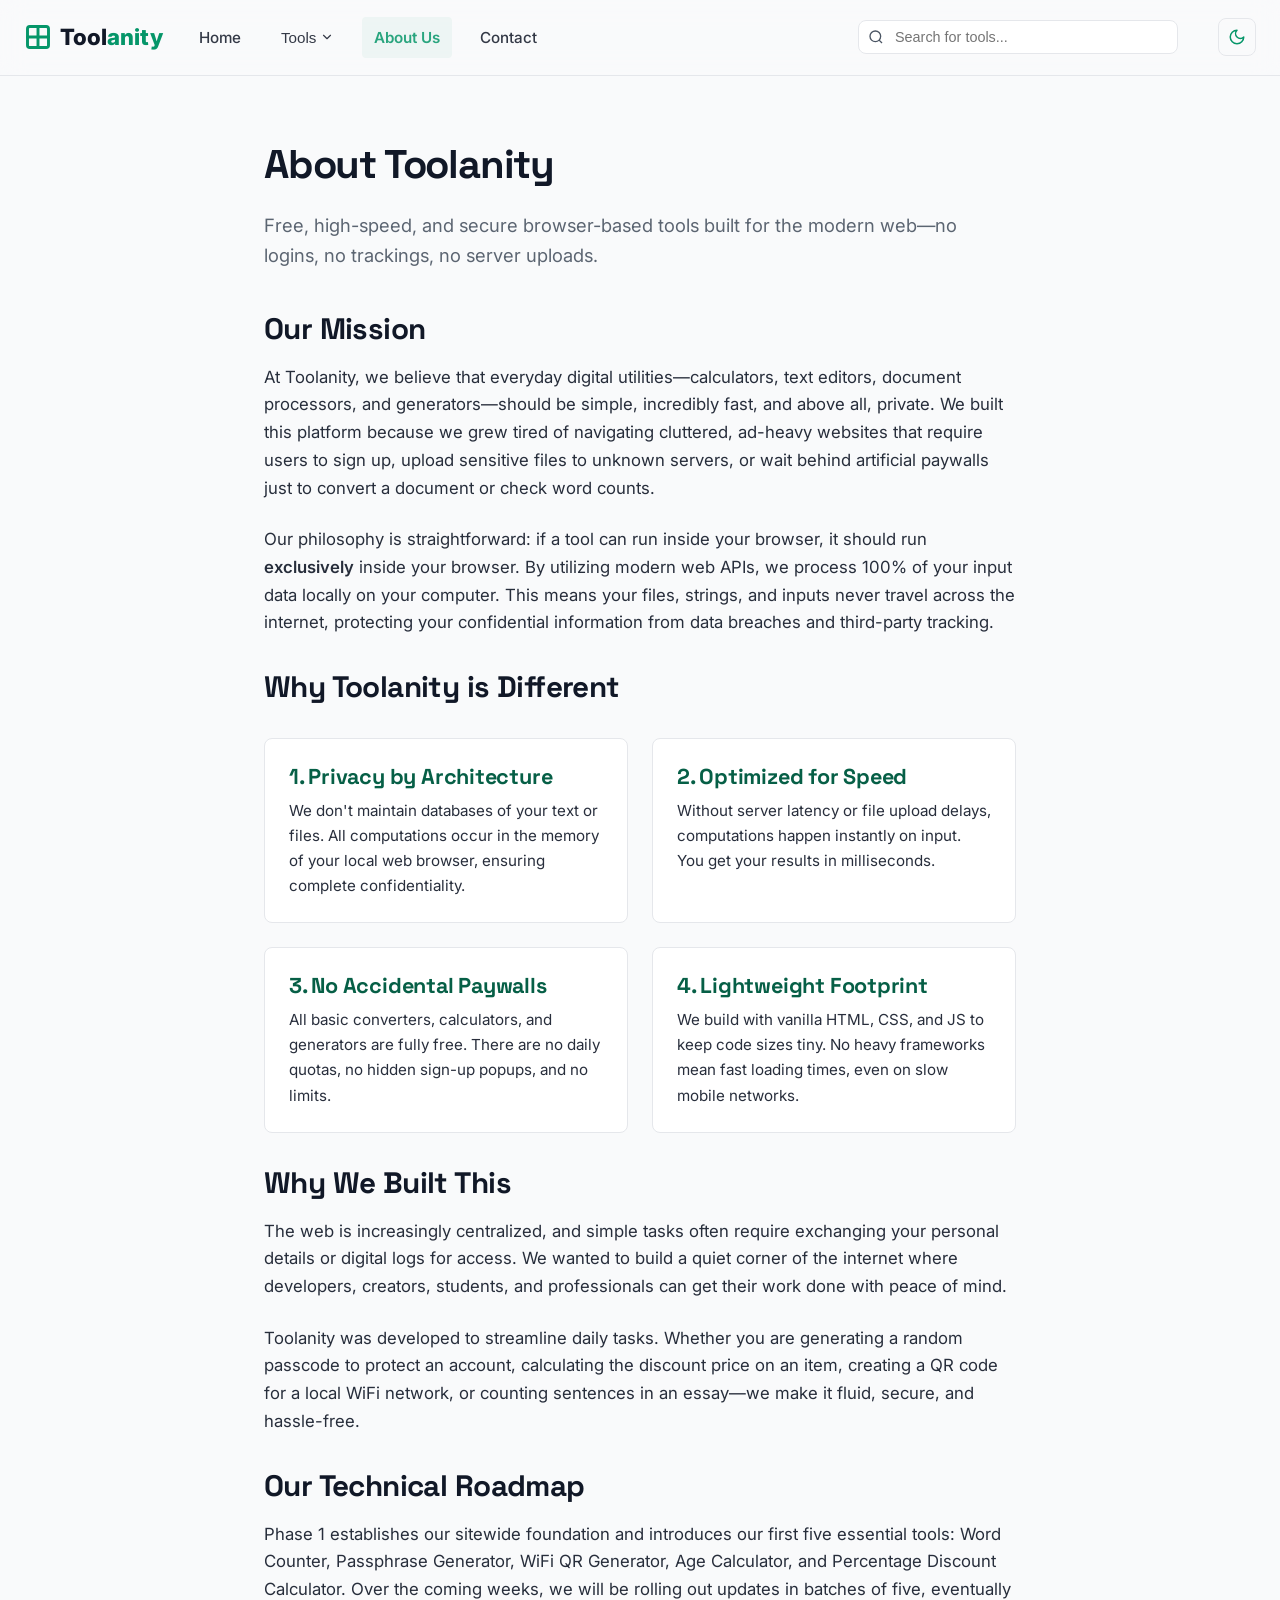
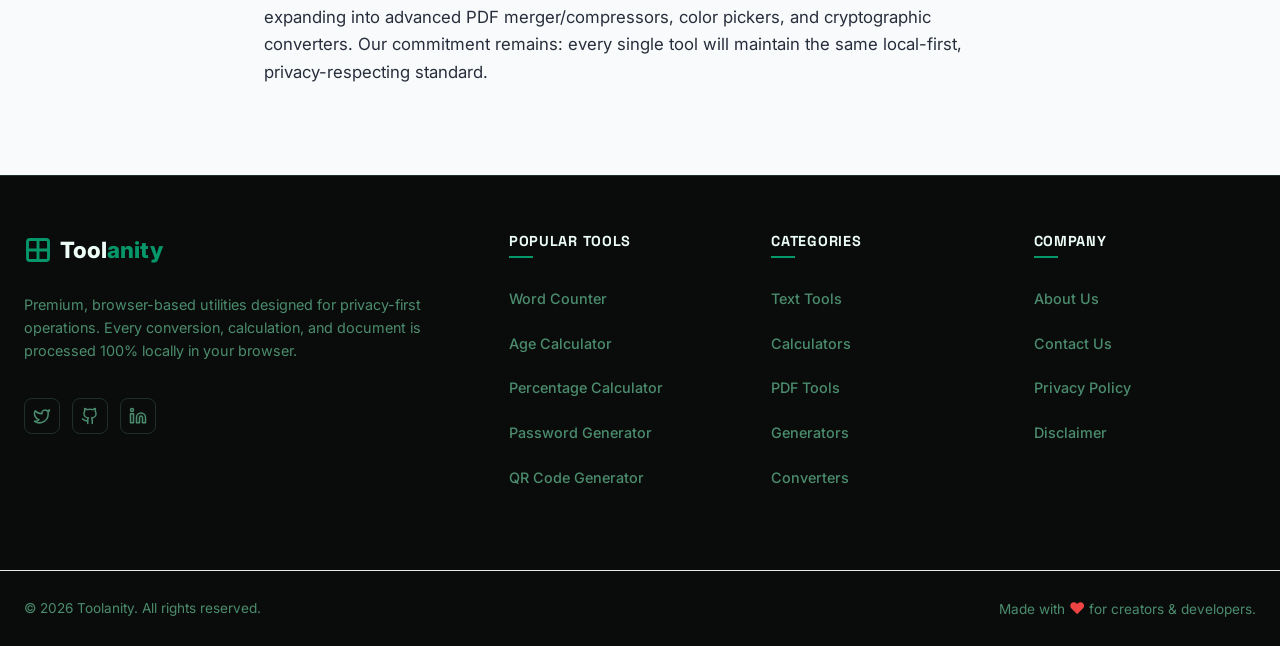
<file: about-us.html>
<!DOCTYPE html>
<html lang="en">
<head>
  <meta charset="UTF-8">
  <meta name="viewport" content="width=device-width, initial-scale=1.0">
  
  <title>About Us - Privacy-First Browser Tools | Toolanity</title>
  <meta name="description" content="Discover Toolanity: Our mission is to provide free, fast, and privacy-respecting browser-based utilities that process all your data locally.">
  <link rel="canonical" href="https://toolanity.com/about-us">

  <!-- Open Graph -->
  <meta property="og:type" content="website">
  <meta property="og:url" content="https://toolanity.com/about-us">
  <meta property="og:title" content="About Us - Privacy-First Browser Tools | Toolanity">
  <meta property="og:description" content="Discover Toolanity: Our mission is to provide free, fast, and privacy-respecting browser-based utilities that process all your data locally.">
  <meta property="og:image" content="https://toolanity.com/assets/images/og-image.png">

  <!-- Stylesheets -->
  <link rel="stylesheet" href="assets/css/variables.css">
  <link rel="stylesheet" href="assets/css/base.css">
  <link rel="stylesheet" href="assets/css/components.css">
  <link rel="stylesheet" href="assets/css/tools.css">

  <link rel="icon" type="image/x-icon" href="assets/images/favicon.ico">
  
  <style>
    .info-layout {
      padding: 4rem 0;
      min-height: 60vh;
    }
    .info-container {
      max-width: 800px;
      margin: 0 auto;
      line-height: 1.7;
    }
    .info-container p {
      font-size: 1.05rem;
      margin-bottom: 1.5rem;
    }
    .info-container h2 {
      margin-top: 2rem;
      margin-bottom: 1rem;
    }
    .values-grid {
      display: grid;
      grid-template-columns: 1fr;
      gap: 1.5rem;
      margin: 2rem 0;
    }
    @media (min-width: 600px) {
      .values-grid {
        grid-template-columns: repeat(2, 1fr);
      }
    }
    .value-card {
      background-color: var(--color-surface);
      border: 1px solid var(--color-border);
      border-radius: var(--radius-md);
      padding: 1.5rem;
    }
    .value-card h3 {
      color: var(--color-accent-hover);
      margin-top: 0;
      margin-bottom: 0.5rem;
    }
  </style>
</head>
<body>

  <!-- Injected Header Placeholder -->
  <header id="site-header"></header>

  <main>
    <article class="info-layout">
      <div class="container info-container">
        <h1>About Toolanity</h1>
        <p class="text-muted" style="font-size: 1.15rem; margin-bottom: 2.5rem;">Free, high-speed, and secure browser-based tools built for the modern web—no logins, no trackings, no server uploads.</p>
        
        <h2>Our Mission</h2>
        <p>At Toolanity, we believe that everyday digital utilities—calculators, text editors, document processors, and generators—should be simple, incredibly fast, and above all, private. We built this platform because we grew tired of navigating cluttered, ad-heavy websites that require users to sign up, upload sensitive files to unknown servers, or wait behind artificial paywalls just to convert a document or check word counts.</p>
        
        <p>Our philosophy is straightforward: if a tool can run inside your browser, it should run <strong>exclusively</strong> inside your browser. By utilizing modern web APIs, we process 100% of your input data locally on your computer. This means your files, strings, and inputs never travel across the internet, protecting your confidential information from data breaches and third-party tracking.</p>

        <h2>Why Toolanity is Different</h2>
        <div class="values-grid">
          <div class="value-card">
            <h3>1. Privacy by Architecture</h3>
            <p style="font-size: 0.95rem; margin-bottom: 0;">We don't maintain databases of your text or files. All computations occur in the memory of your local web browser, ensuring complete confidentiality.</p>
          </div>
          <div class="value-card">
            <h3>2. Optimized for Speed</h3>
            <p style="font-size: 0.95rem; margin-bottom: 0;">Without server latency or file upload delays, computations happen instantly on input. You get your results in milliseconds.</p>
          </div>
          <div class="value-card">
            <h3>3. No Accidental Paywalls</h3>
            <p style="font-size: 0.95rem; margin-bottom: 0;">All basic converters, calculators, and generators are fully free. There are no daily quotas, no hidden sign-up popups, and no limits.</p>
          </div>
          <div class="value-card">
            <h3>4. Lightweight Footprint</h3>
            <p style="font-size: 0.95rem; margin-bottom: 0;">We build with vanilla HTML, CSS, and JS to keep code sizes tiny. No heavy frameworks mean fast loading times, even on slow mobile networks.</p>
          </div>
        </div>

        <h2>Why We Built This</h2>
        <p>The web is increasingly centralized, and simple tasks often require exchanging your personal details or digital logs for access. We wanted to build a quiet corner of the internet where developers, creators, students, and professionals can get their work done with peace of mind.</p>
        
        <p>Toolanity was developed to streamline daily tasks. Whether you are generating a random passcode to protect an account, calculating the discount price on an item, creating a QR code for a local WiFi network, or counting sentences in an essay—we make it fluid, secure, and hassle-free.</p>

        <h2>Our Technical Roadmap</h2>
        <p>Phase 1 establishes our sitewide foundation and introduces our first five essential tools: Word Counter, Passphrase Generator, WiFi QR Generator, Age Calculator, and Percentage Discount Calculator. Over the coming weeks, we will be rolling out updates in batches of five, eventually expanding into advanced PDF merger/compressors, color pickers, and cryptographic converters. Our commitment remains: every single tool will maintain the same local-first, privacy-respecting standard.</p>
      </div>
    </article>
  </main>

  <!-- Injected Footer Placeholder -->
  <footer id="site-footer"></footer>

  <!-- Scripts -->
  <script src="assets/js/tools-data.js"></script>
  <script src="assets/js/theme-toggle.js"></script>
  <script src="assets/js/header.js"></script>
  <script src="assets/js/footer.js"></script>
  <script src="assets/js/nav-mega-menu.js"></script>
</body>
</html>
</file>
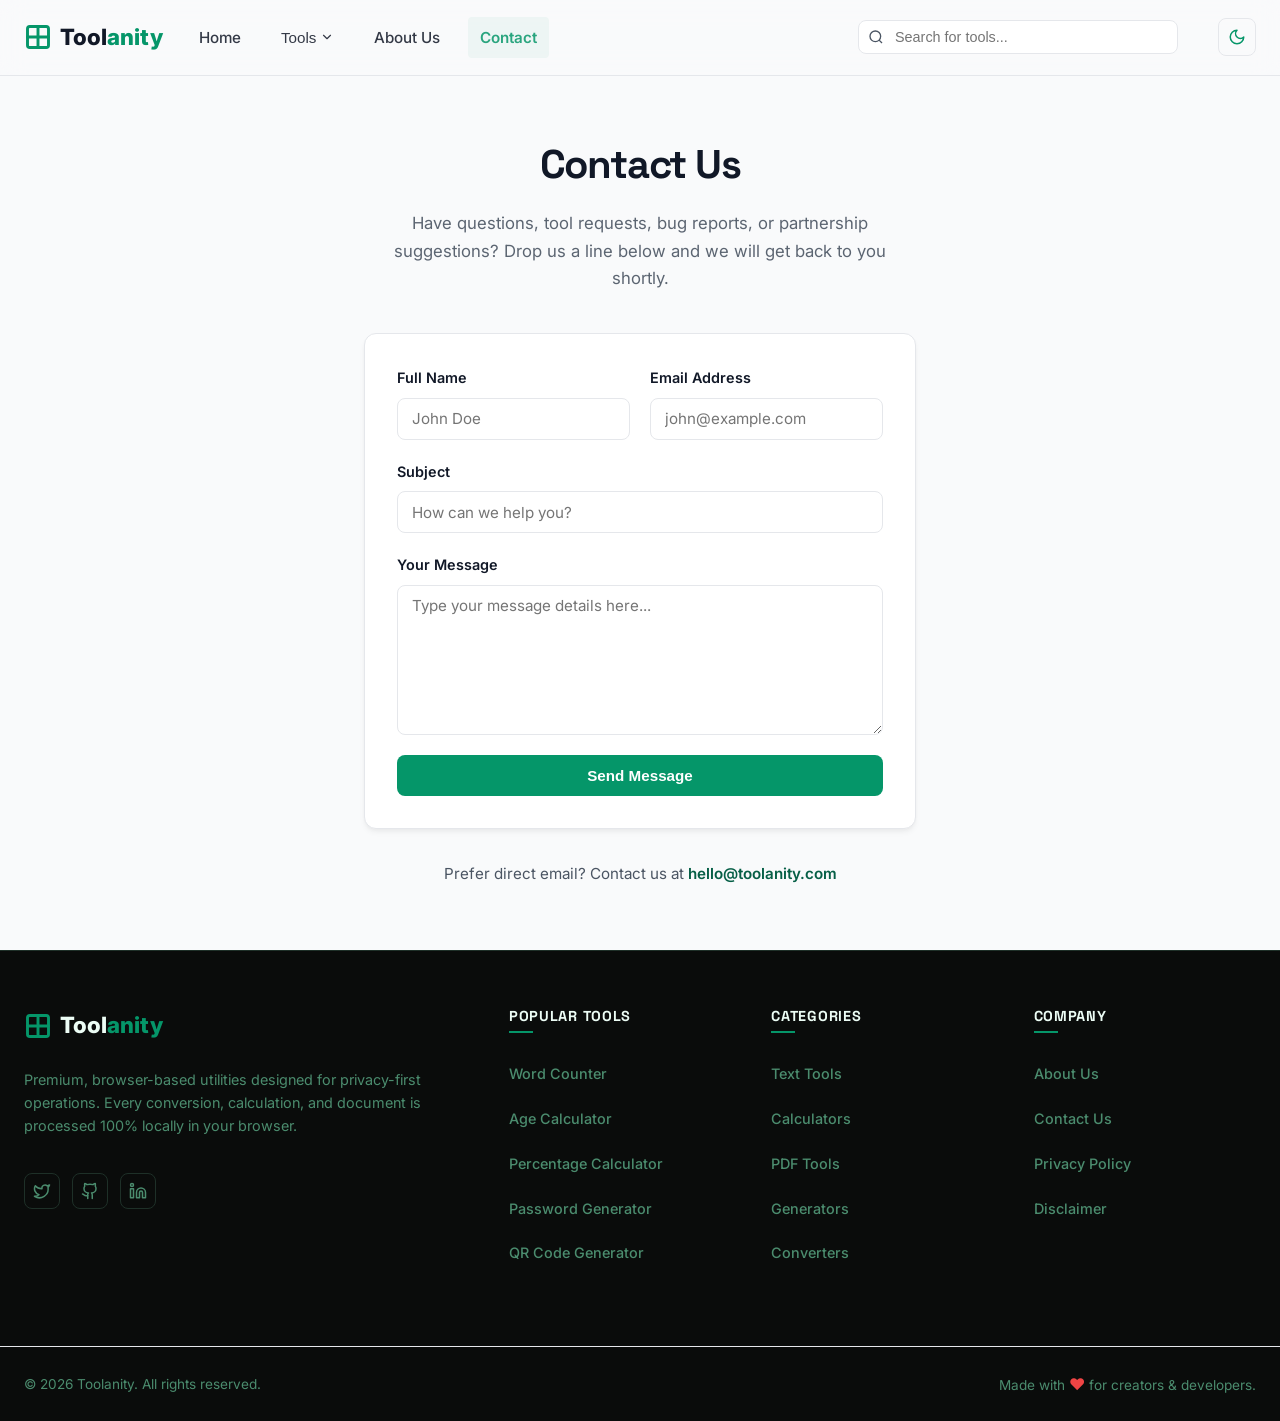
<file: contact-us.html>
<!DOCTYPE html>
<html lang="en">
<head>
  <meta charset="UTF-8">
  <meta name="viewport" content="width=device-width, initial-scale=1.0">
  
  <title>Contact Us - Support & Feedback | Toolanity</title>
  <meta name="description" content="Have questions, suggestions, or feedback about our browser tools? Get in touch with the Toolanity team today.">
  <link rel="canonical" href="https://toolanity.com/contact-us">

  <!-- Open Graph -->
  <meta property="og:type" content="website">
  <meta property="og:url" content="https://toolanity.com/contact-us">
  <meta property="og:title" content="Contact Us - Support & Feedback | Toolanity">
  <meta property="og:description" content="Have questions, suggestions, or feedback about our browser tools? Get in touch with the Toolanity team today.">
  <meta property="og:image" content="https://toolanity.com/assets/images/og-image.png">

  <!-- Stylesheets -->
  <link rel="stylesheet" href="assets/css/variables.css">
  <link rel="stylesheet" href="assets/css/base.css">
  <link rel="stylesheet" href="assets/css/components.css">
  <link rel="stylesheet" href="assets/css/tools.css">

  <link rel="icon" type="image/x-icon" href="assets/images/favicon.ico">
  
  <style>
    .contact-layout {
      padding: 4rem 0;
      min-height: 60vh;
    }
    .contact-container {
      max-width: 600px;
      margin: 0 auto;
    }
    .contact-intro {
      text-align: center;
      margin-bottom: 2.5rem;
    }
    .contact-intro p {
      font-size: 1.05rem;
      color: var(--color-text-muted);
    }
    .contact-card {
      background-color: var(--color-surface);
      border: 1px solid var(--color-border);
      border-radius: var(--radius-lg);
      padding: 2rem;
      box-shadow: var(--shadow-md);
    }
    .contact-form {
      display: flex;
      flex-direction: column;
      gap: 1.25rem;
    }
    .form-row {
      display: grid;
      grid-template-columns: 1fr;
      gap: 1.25rem;
    }
    @media (min-width: 600px) {
      .form-row {
        grid-template-columns: 1fr 1fr;
      }
    }
    .email-direct {
      text-align: center;
      margin-top: 2rem;
      font-size: 0.95rem;
      color: var(--color-text-muted);
    }
    .email-direct a {
      font-weight: 600;
      color: var(--color-accent-hover);
    }
    
    /* Success Alert overlay */
    .success-alert {
      display: none;
      background-color: rgba(5, 150, 105, 0.1);
      border: 1px solid var(--color-accent);
      color: var(--color-text-primary);
      padding: 1rem;
      border-radius: var(--radius-md);
      margin-bottom: 1.5rem;
      align-items: center;
      gap: 0.75rem;
    }
    .success-alert.visible {
      display: flex;
    }
    .success-alert svg {
      color: var(--color-accent-hover);
      flex-shrink: 0;
    }
  </style>
</head>
<body>

  <!-- Injected Header Placeholder -->
  <header id="site-header"></header>

  <main>
    <section class="contact-layout">
      <div class="container contact-container">
        <div class="contact-intro">
          <h1>Contact Us</h1>
          <p>Have questions, tool requests, bug reports, or partnership suggestions? Drop us a line below and we will get back to you shortly.</p>
        </div>

        <div class="contact-card">
          <!-- Success Message -->
          <div id="contact-success" class="success-alert" role="alert">
            <svg xmlns="http://www.w3.org/2000/svg" width="24" height="24" viewBox="0 0 24 24" fill="none" stroke="currentColor" stroke-width="2" stroke-linecap="round" stroke-linejoin="round"><path d="M22 11.08V12a10 10 0 1 1-5.93-9.14"/><polyline points="22 4 12 14.01 9 11.01"/></svg>
            <div>
              <strong>Message Sent Successfully!</strong> Thank you for reaching out. We will respond as soon as possible.
            </div>
          </div>

          <form id="contact-form" class="contact-form" novalidate>
            <div class="form-row">
              <div class="form-group">
                <label for="contact-name" class="form-label">Full Name</label>
                <input type="text" id="contact-name" class="form-control" placeholder="John Doe" required>
              </div>
              <div class="form-group">
                <label for="contact-email" class="form-label">Email Address</label>
                <input type="email" id="contact-email" class="form-control" placeholder="john@example.com" required>
              </div>
            </div>

            <div class="form-group">
              <label for="contact-subject" class="form-label">Subject</label>
              <input type="text" id="contact-subject" class="form-control" placeholder="How can we help you?" required>
            </div>

            <div class="form-group">
              <label for="contact-message" class="form-label">Your Message</label>
              <textarea id="contact-message" class="form-control" placeholder="Type your message details here..." style="min-height: 150px;" required></textarea>
            </div>

            <button type="submit" class="btn btn-primary btn-block">Send Message</button>
          </form>
        </div>

        <div class="email-direct">
          Prefer direct email? Contact us at <a href="mailto:hello@toolanity.com">hello@toolanity.com</a>
        </div>
      </div>
    </section>
  </main>

  <!-- Injected Footer Placeholder -->
  <footer id="site-footer"></footer>

  <!-- Scripts -->
  <script src="assets/js/tools-data.js"></script>
  <script src="assets/js/theme-toggle.js"></script>
  <script src="assets/js/header.js"></script>
  <script src="assets/js/footer.js"></script>
  <script src="assets/js/nav-mega-menu.js"></script>

  <script>
    document.addEventListener("DOMContentLoaded", () => {
      const form = document.getElementById("contact-form");
      const successAlert = document.getElementById("contact-success");

      form.addEventListener("submit", (e) => {
        e.preventDefault();

        // Basic client-side validation check
        let isValid = true;
        const inputs = form.querySelectorAll("[required]");
        
        inputs.forEach(input => {
          if (!input.value.trim()) {
            isValid = false;
            input.style.borderColor = "var(--color-premium)";
          } else {
            input.style.borderColor = "var(--color-border)";
          }
        });

        if (!isValid) return;

        // Form submission payload simulation
        const formData = {
          name: document.getElementById("contact-name").value,
          email: document.getElementById("contact-email").value,
          subject: document.getElementById("contact-subject").value,
          message: document.getElementById("contact-message").value
        };

        // TODO: Connect this form submission to your preferred backend provider
        // Example integration using Formspree / Web3Forms:
        /*
        fetch("https://formspree.io/f/YOUR_FORM_ID", {
          method: "POST",
          headers: { "Content-Type": "application/json" },
          body: JSON.stringify(formData)
        })
        .then(response => {
          if (response.ok) {
            successAlert.classList.add("visible");
            form.reset();
          }
        });
        */

        console.log("Form submitted locally with payload:", formData);
        
        // Visual feedback
        successAlert.classList.add("visible");
        form.reset();

        // Hide success message after 5 seconds
        setTimeout(() => {
          successAlert.classList.remove("visible");
        }, 6000);
      });
    });
  </script>
</body>
</html>
</file>
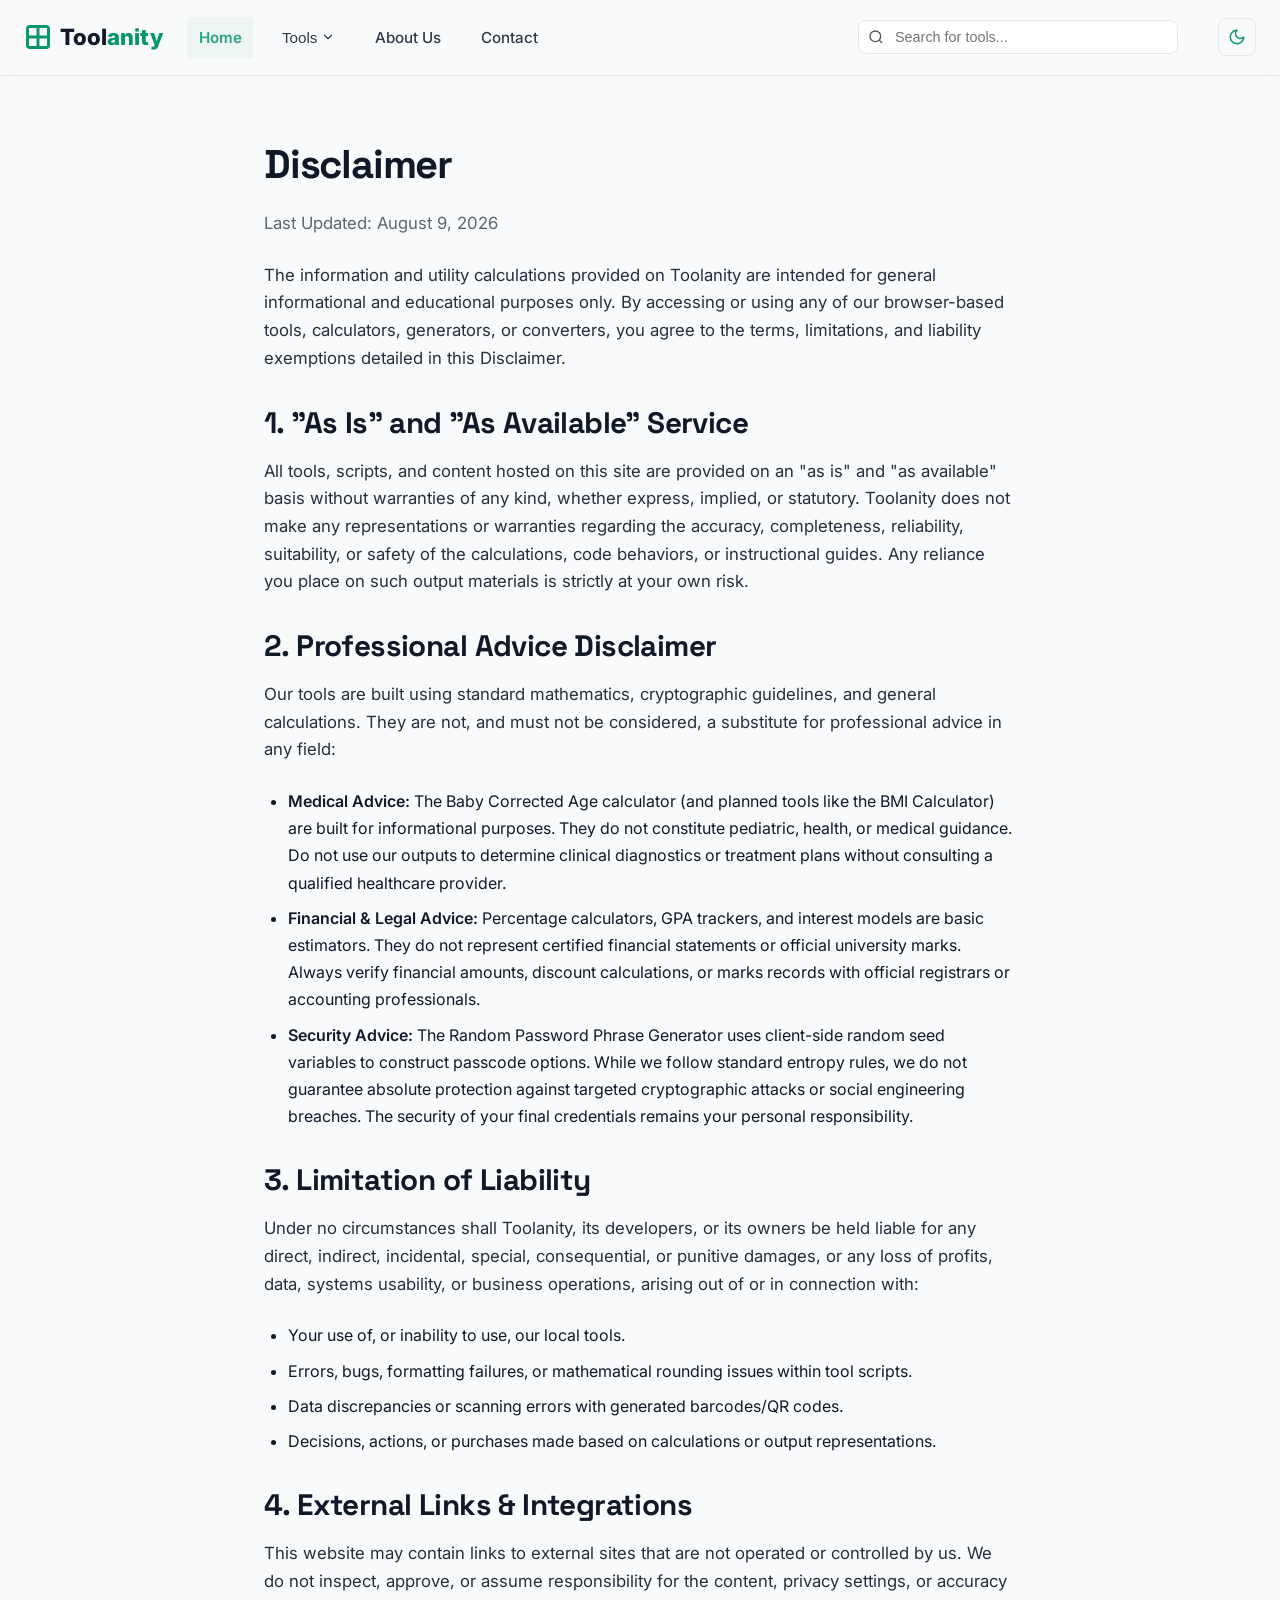
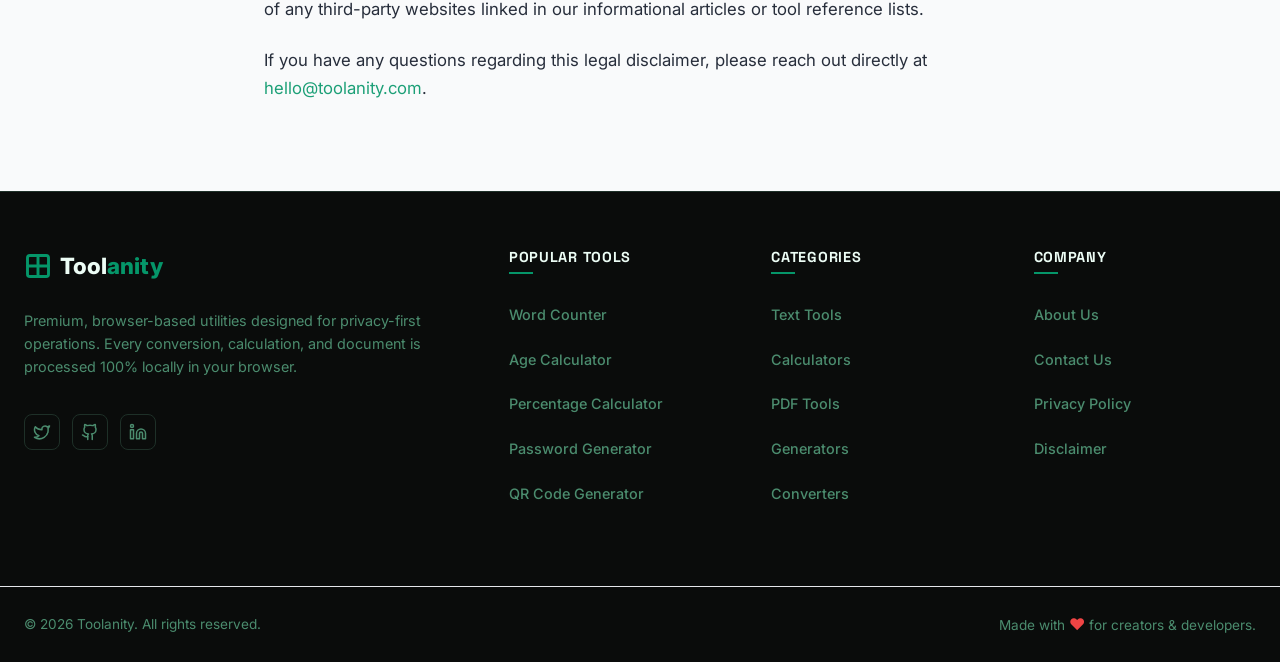
<file: disclaimer.html>
<!DOCTYPE html>
<html lang="en">
<head>
  <meta charset="UTF-8">
  <meta name="viewport" content="width=device-width, initial-scale=1.0">
  
  <title>Disclaimer - Terms of Use & Liability Limits | Toolanity</title>
  <meta name="description" content="Review the Toolanity disclaimer page. Understand our terms of use, calculations limitations, and liability exemptions for client-side tool outputs.">
  <link rel="canonical" href="https://toolanity.com/disclaimer">

  <!-- Open Graph -->
  <meta property="og:type" content="website">
  <meta property="og:url" content="https://toolanity.com/disclaimer">
  <meta property="og:title" content="Disclaimer - Terms of Use & Liability Limits | Toolanity">
  <meta property="og:description" content="Review the Toolanity disclaimer page. Understand our terms of use, calculations limitations, and liability exemptions for client-side tool outputs.">
  <meta property="og:image" content="https://toolanity.com/assets/images/og-image.png">

  <!-- Stylesheets -->
  <link rel="stylesheet" href="assets/css/variables.css">
  <link rel="stylesheet" href="assets/css/base.css">
  <link rel="stylesheet" href="assets/css/components.css">
  <link rel="stylesheet" href="assets/css/tools.css">

  <link rel="icon" type="image/x-icon" href="assets/images/favicon.ico">
  
  <style>
    .info-layout {
      padding: 4rem 0;
      min-height: 60vh;
    }
    .info-container {
      max-width: 800px;
      margin: 0 auto;
      line-height: 1.7;
    }
    .info-container p {
      font-size: 1.05rem;
      margin-bottom: 1.5rem;
    }
    .info-container h2 {
      margin-top: 2rem;
      margin-bottom: 1rem;
    }
  </style>
</head>
<body>

  <!-- Injected Header Placeholder -->
  <header id="site-header"></header>

  <main>
    <article class="info-layout">
      <div class="container info-container">
        <h1>Disclaimer</h1>
        <p class="text-muted">Last Updated: August 9, 2026</p>
        
        <p>The information and utility calculations provided on Toolanity are intended for general informational and educational purposes only. By accessing or using any of our browser-based tools, calculators, generators, or converters, you agree to the terms, limitations, and liability exemptions detailed in this Disclaimer.</p>
        
        <h2>1. "As Is" and "As Available" Service</h2>
        <p>All tools, scripts, and content hosted on this site are provided on an "as is" and "as available" basis without warranties of any kind, whether express, implied, or statutory. Toolanity does not make any representations or warranties regarding the accuracy, completeness, reliability, suitability, or safety of the calculations, code behaviors, or instructional guides. Any reliance you place on such output materials is strictly at your own risk.</p>

        <h2>2. Professional Advice Disclaimer</h2>
        <p>Our tools are built using standard mathematics, cryptographic guidelines, and general calculations. They are not, and must not be considered, a substitute for professional advice in any field:</p>
        <ul>
          <li><strong>Medical Advice:</strong> The Baby Corrected Age calculator (and planned tools like the BMI Calculator) are built for informational purposes. They do not constitute pediatric, health, or medical guidance. Do not use our outputs to determine clinical diagnostics or treatment plans without consulting a qualified healthcare provider.</li>
          <li><strong>Financial & Legal Advice:</strong> Percentage calculators, GPA trackers, and interest models are basic estimators. They do not represent certified financial statements or official university marks. Always verify financial amounts, discount calculations, or marks records with official registrars or accounting professionals.</li>
          <li><strong>Security Advice:</strong> The Random Password Phrase Generator uses client-side random seed variables to construct passcode options. While we follow standard entropy rules, we do not guarantee absolute protection against targeted cryptographic attacks or social engineering breaches. The security of your final credentials remains your personal responsibility.</li>
        </ul>

        <h2>3. Limitation of Liability</h2>
        <p>Under no circumstances shall Toolanity, its developers, or its owners be held liable for any direct, indirect, incidental, special, consequential, or punitive damages, or any loss of profits, data, systems usability, or business operations, arising out of or in connection with:</p>
        <ul>
          <li>Your use of, or inability to use, our local tools.</li>
          <li>Errors, bugs, formatting failures, or mathematical rounding issues within tool scripts.</li>
          <li>Data discrepancies or scanning errors with generated barcodes/QR codes.</li>
          <li>Decisions, actions, or purchases made based on calculations or output representations.</li>
        </ul>

        <h2>4. External Links & Integrations</h2>
        <p>This website may contain links to external sites that are not operated or controlled by us. We do not inspect, approve, or assume responsibility for the content, privacy settings, or accuracy of any third-party websites linked in our informational articles or tool reference lists.</p>
        
        <p>If you have any questions regarding this legal disclaimer, please reach out directly at <a href="mailto:hello@toolanity.com">hello@toolanity.com</a>.</p>
      </div>
    </article>
  </main>

  <!-- Injected Footer Placeholder -->
  <footer id="site-footer"></footer>

  <!-- Scripts -->
  <script src="assets/js/tools-data.js"></script>
  <script src="assets/js/theme-toggle.js"></script>
  <script src="assets/js/header.js"></script>
  <script src="assets/js/footer.js"></script>
  <script src="assets/js/nav-mega-menu.js"></script>
</body>
</html>
</file>
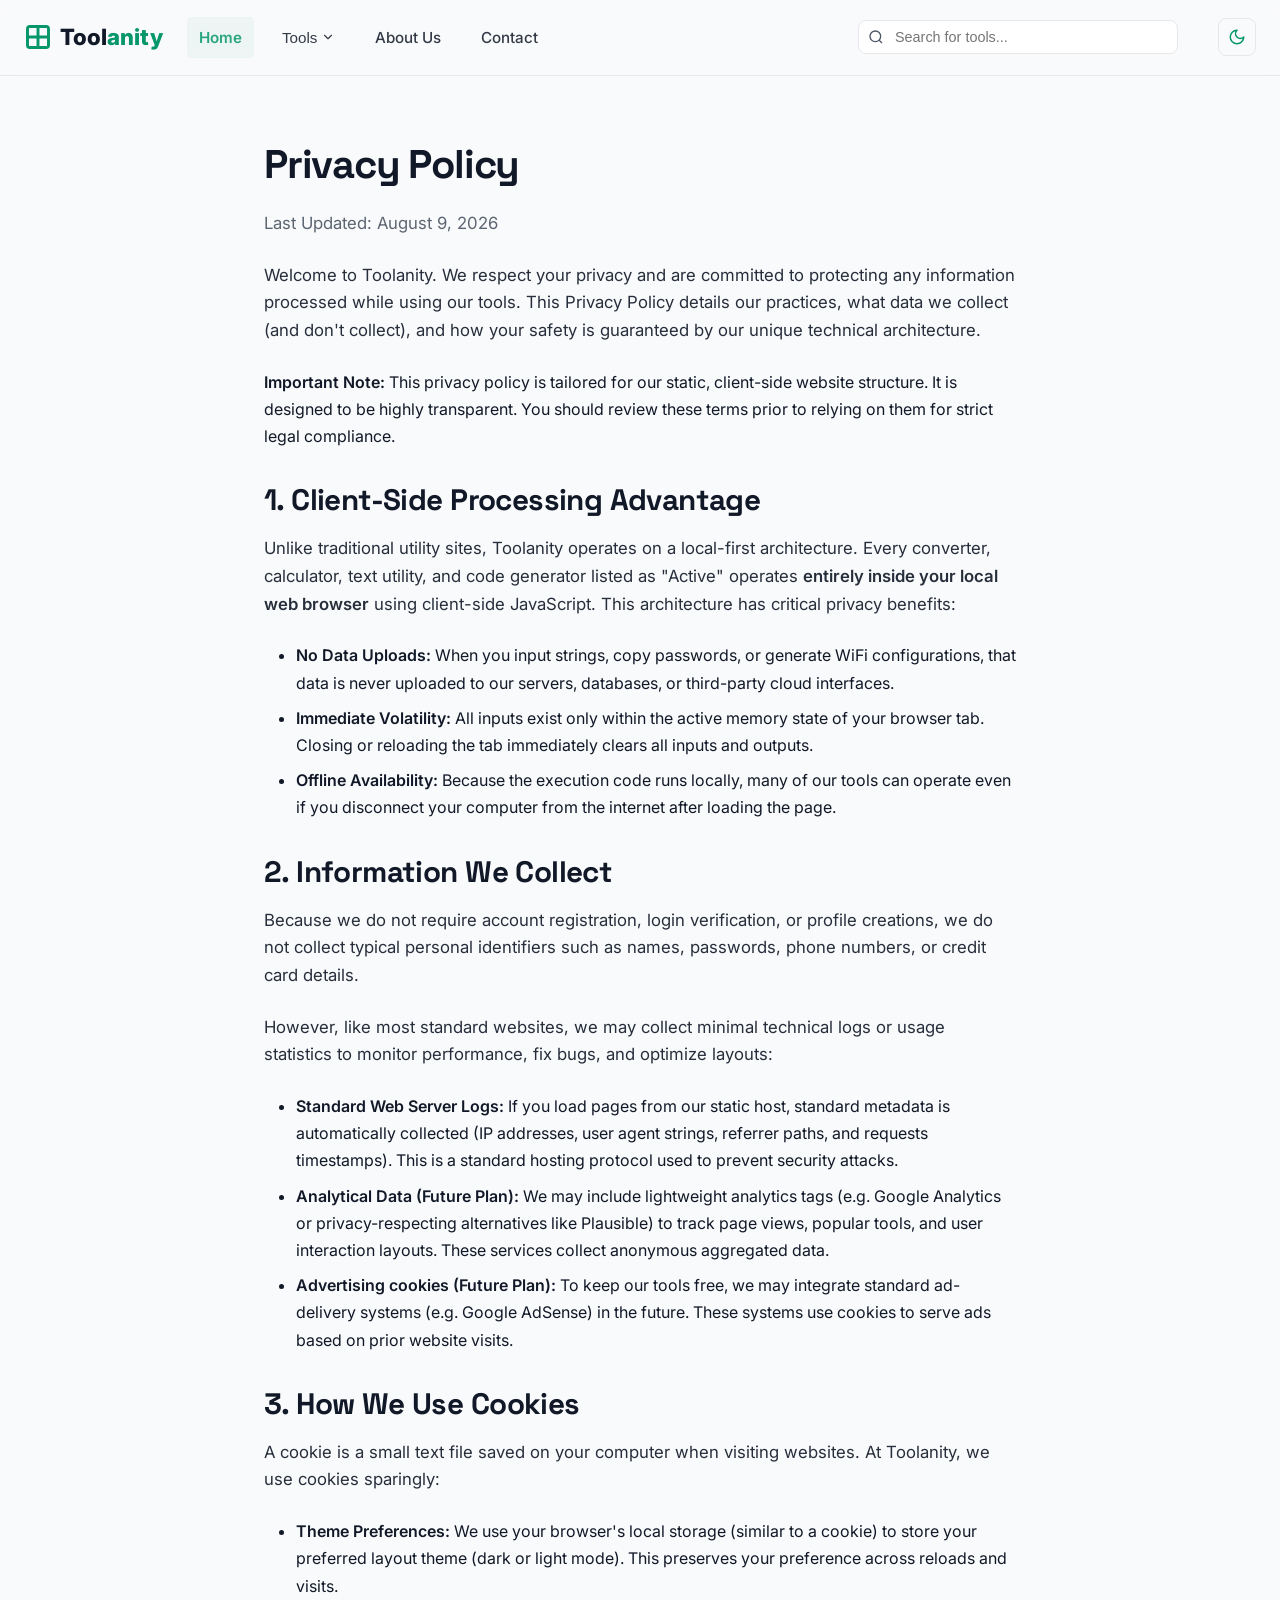
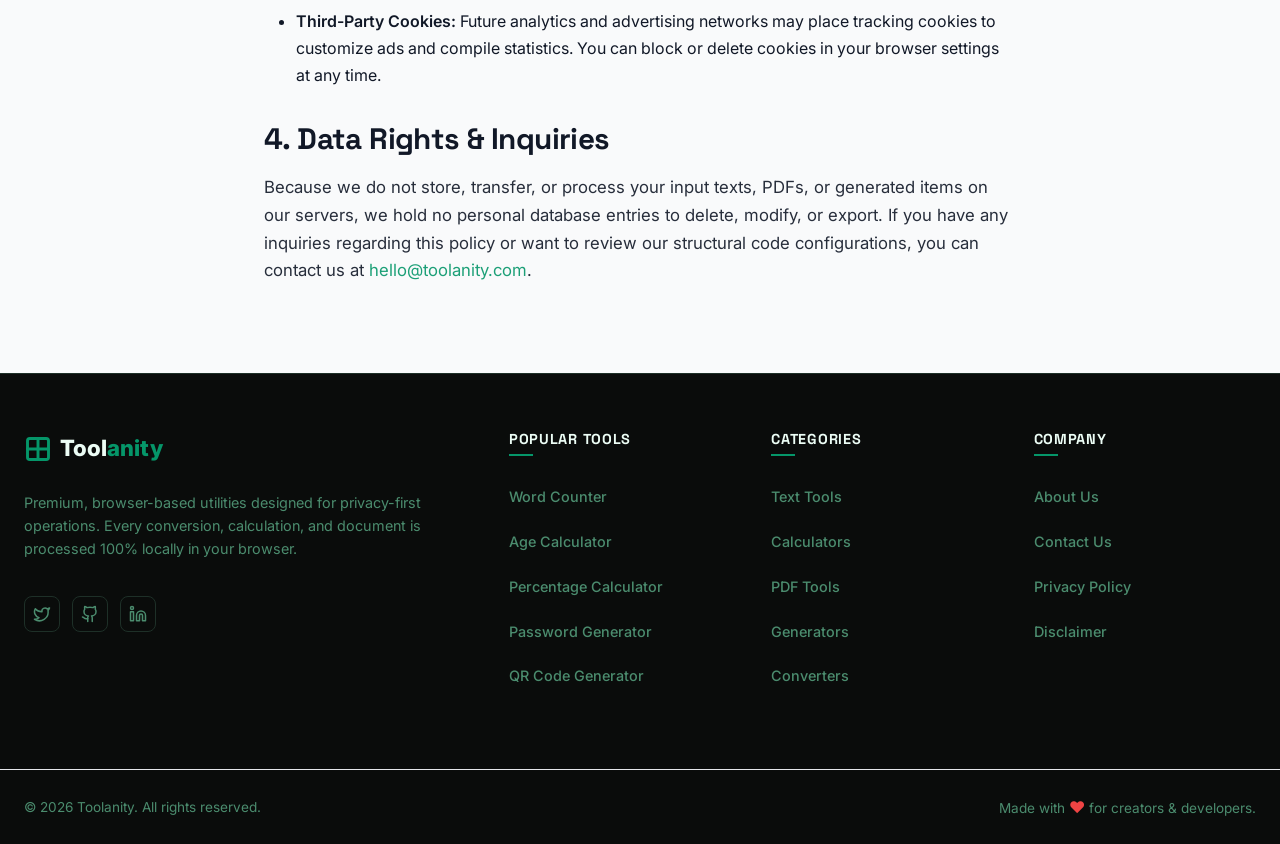
<file: privacy-policy.html>
<!DOCTYPE html>
<html lang="en">
<head>
  <meta charset="UTF-8">
  <meta name="viewport" content="width=device-width, initial-scale=1.0">
  
  <title>Privacy Policy - Secure Client-Side Utilities | Toolanity</title>
  <meta name="description" content="Read our privacy policy to understand how Toolanity protects your data by running all tools 100% locally in your web browser.">
  <link rel="canonical" href="https://toolanity.com/privacy-policy">

  <!-- Open Graph -->
  <meta property="og:type" content="website">
  <meta property="og:url" content="https://toolanity.com/privacy-policy">
  <meta property="og:title" content="Privacy Policy - Secure Client-Side Utilities | Toolanity">
  <meta property="og:description" content="Read our privacy policy to understand how Toolanity protects your data by running all tools 100% locally in your web browser.">
  <meta property="og:image" content="https://toolanity.com/assets/images/og-image.png">

  <!-- Stylesheets -->
  <link rel="stylesheet" href="assets/css/variables.css">
  <link rel="stylesheet" href="assets/css/base.css">
  <link rel="stylesheet" href="assets/css/components.css">
  <link rel="stylesheet" href="assets/css/tools.css">

  <link rel="icon" type="image/x-icon" href="assets/images/favicon.ico">
  
  <style>
    .info-layout {
      padding: 4rem 0;
      min-height: 60vh;
    }
    .info-container {
      max-width: 800px;
      margin: 0 auto;
      line-height: 1.7;
    }
    .info-container p {
      font-size: 1.05rem;
      margin-bottom: 1.5rem;
    }
    .info-container h2 {
      margin-top: 2rem;
      margin-bottom: 1rem;
    }
    .info-container ul {
      margin-bottom: 1.5rem;
      padding-left: 2rem;
    }
    .info-container li {
      margin-bottom: 0.5rem;
    }
  </style>
</head>
<body>

  <!-- Injected Header Placeholder -->
  <header id="site-header"></header>

  <main>
    <article class="info-layout">
      <div class="container info-container">
        <h1>Privacy Policy</h1>
        <p class="text-muted">Last Updated: August 9, 2026</p>
        
        <p>Welcome to Toolanity. We respect your privacy and are committed to protecting any information processed while using our tools. This Privacy Policy details our practices, what data we collect (and don't collect), and how your safety is guaranteed by our unique technical architecture.</p>
        
        <blockquote>
          <strong>Important Note:</strong> This privacy policy is tailored for our static, client-side website structure. It is designed to be highly transparent. You should review these terms prior to relying on them for strict legal compliance.
        </blockquote>

        <h2>1. Client-Side Processing Advantage</h2>
        <p>Unlike traditional utility sites, Toolanity operates on a local-first architecture. Every converter, calculator, text utility, and code generator listed as "Active" operates <strong>entirely inside your local web browser</strong> using client-side JavaScript. This architecture has critical privacy benefits:</p>
        <ul>
          <li><strong>No Data Uploads:</strong> When you input strings, copy passwords, or generate WiFi configurations, that data is never uploaded to our servers, databases, or third-party cloud interfaces.</li>
          <li><strong>Immediate Volatility:</strong> All inputs exist only within the active memory state of your browser tab. Closing or reloading the tab immediately clears all inputs and outputs.</li>
          <li><strong>Offline Availability:</strong> Because the execution code runs locally, many of our tools can operate even if you disconnect your computer from the internet after loading the page.</li>
        </ul>

        <h2>2. Information We Collect</h2>
        <p>Because we do not require account registration, login verification, or profile creations, we do not collect typical personal identifiers such as names, passwords, phone numbers, or credit card details.</p>
        <p>However, like most standard websites, we may collect minimal technical logs or usage statistics to monitor performance, fix bugs, and optimize layouts:</p>
        <ul>
          <li><strong>Standard Web Server Logs:</strong> If you load pages from our static host, standard metadata is automatically collected (IP addresses, user agent strings, referrer paths, and requests timestamps). This is a standard hosting protocol used to prevent security attacks.</li>
          <li><strong>Analytical Data (Future Plan):</strong> We may include lightweight analytics tags (e.g. Google Analytics or privacy-respecting alternatives like Plausible) to track page views, popular tools, and user interaction layouts. These services collect anonymous aggregated data.</li>
          <li><strong>Advertising cookies (Future Plan):</strong> To keep our tools free, we may integrate standard ad-delivery systems (e.g. Google AdSense) in the future. These systems use cookies to serve ads based on prior website visits.</li>
        </ul>

        <h2>3. How We Use Cookies</h2>
        <p>A cookie is a small text file saved on your computer when visiting websites. At Toolanity, we use cookies sparingly:</p>
        <ul>
          <li><strong>Theme Preferences:</strong> We use your browser's local storage (similar to a cookie) to store your preferred layout theme (dark or light mode). This preserves your preference across reloads and visits.</li>
          <li><strong>Third-Party Cookies:</strong> Future analytics and advertising networks may place tracking cookies to customize ads and compile statistics. You can block or delete cookies in your browser settings at any time.</li>
        </ul>

        <h2>4. Data Rights & Inquiries</h2>
        <p>Because we do not store, transfer, or process your input texts, PDFs, or generated items on our servers, we hold no personal database entries to delete, modify, or export. If you have any inquiries regarding this policy or want to review our structural code configurations, you can contact us at <a href="mailto:hello@toolanity.com">hello@toolanity.com</a>.</p>
      </div>
    </article>
  </main>

  <!-- Injected Footer Placeholder -->
  <footer id="site-footer"></footer>

  <!-- Scripts -->
  <script src="assets/js/tools-data.js"></script>
  <script src="assets/js/theme-toggle.js"></script>
  <script src="assets/js/header.js"></script>
  <script src="assets/js/footer.js"></script>
  <script src="assets/js/nav-mega-menu.js"></script>
</body>
</html>
</file>
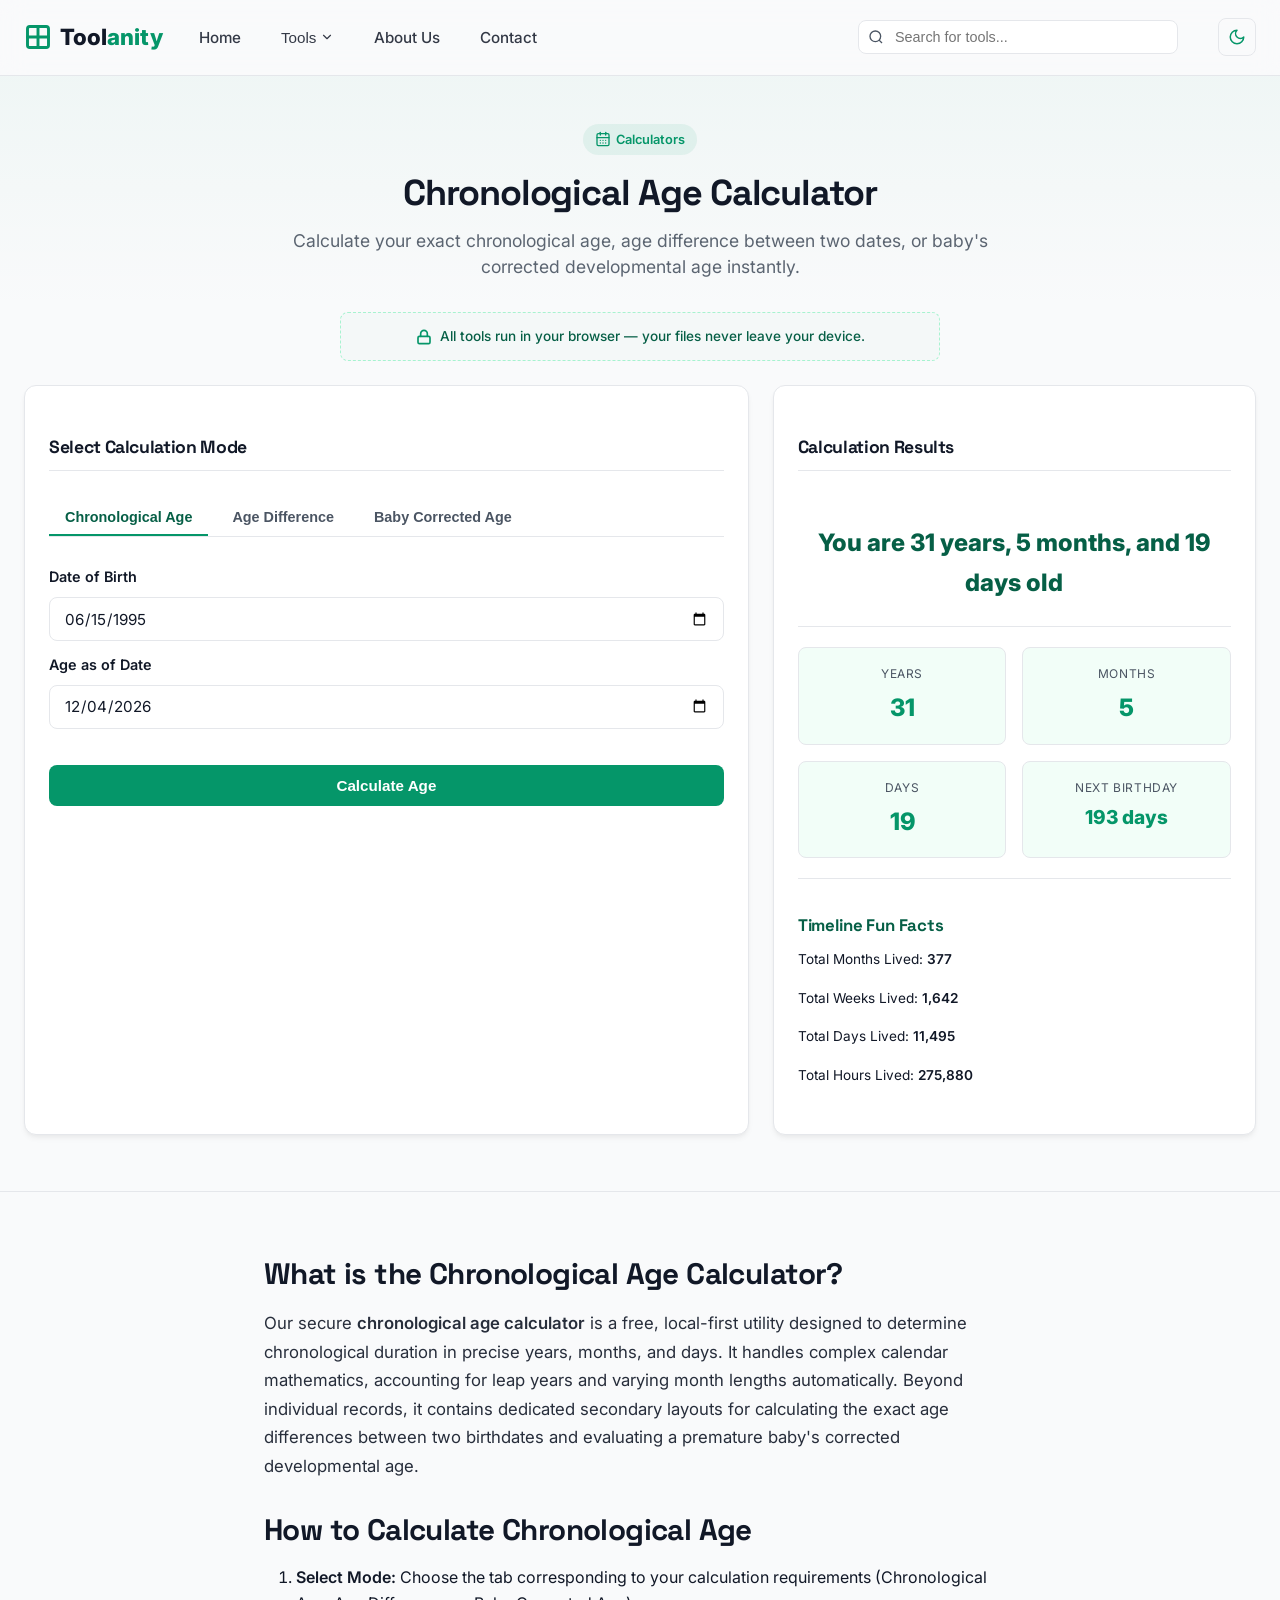
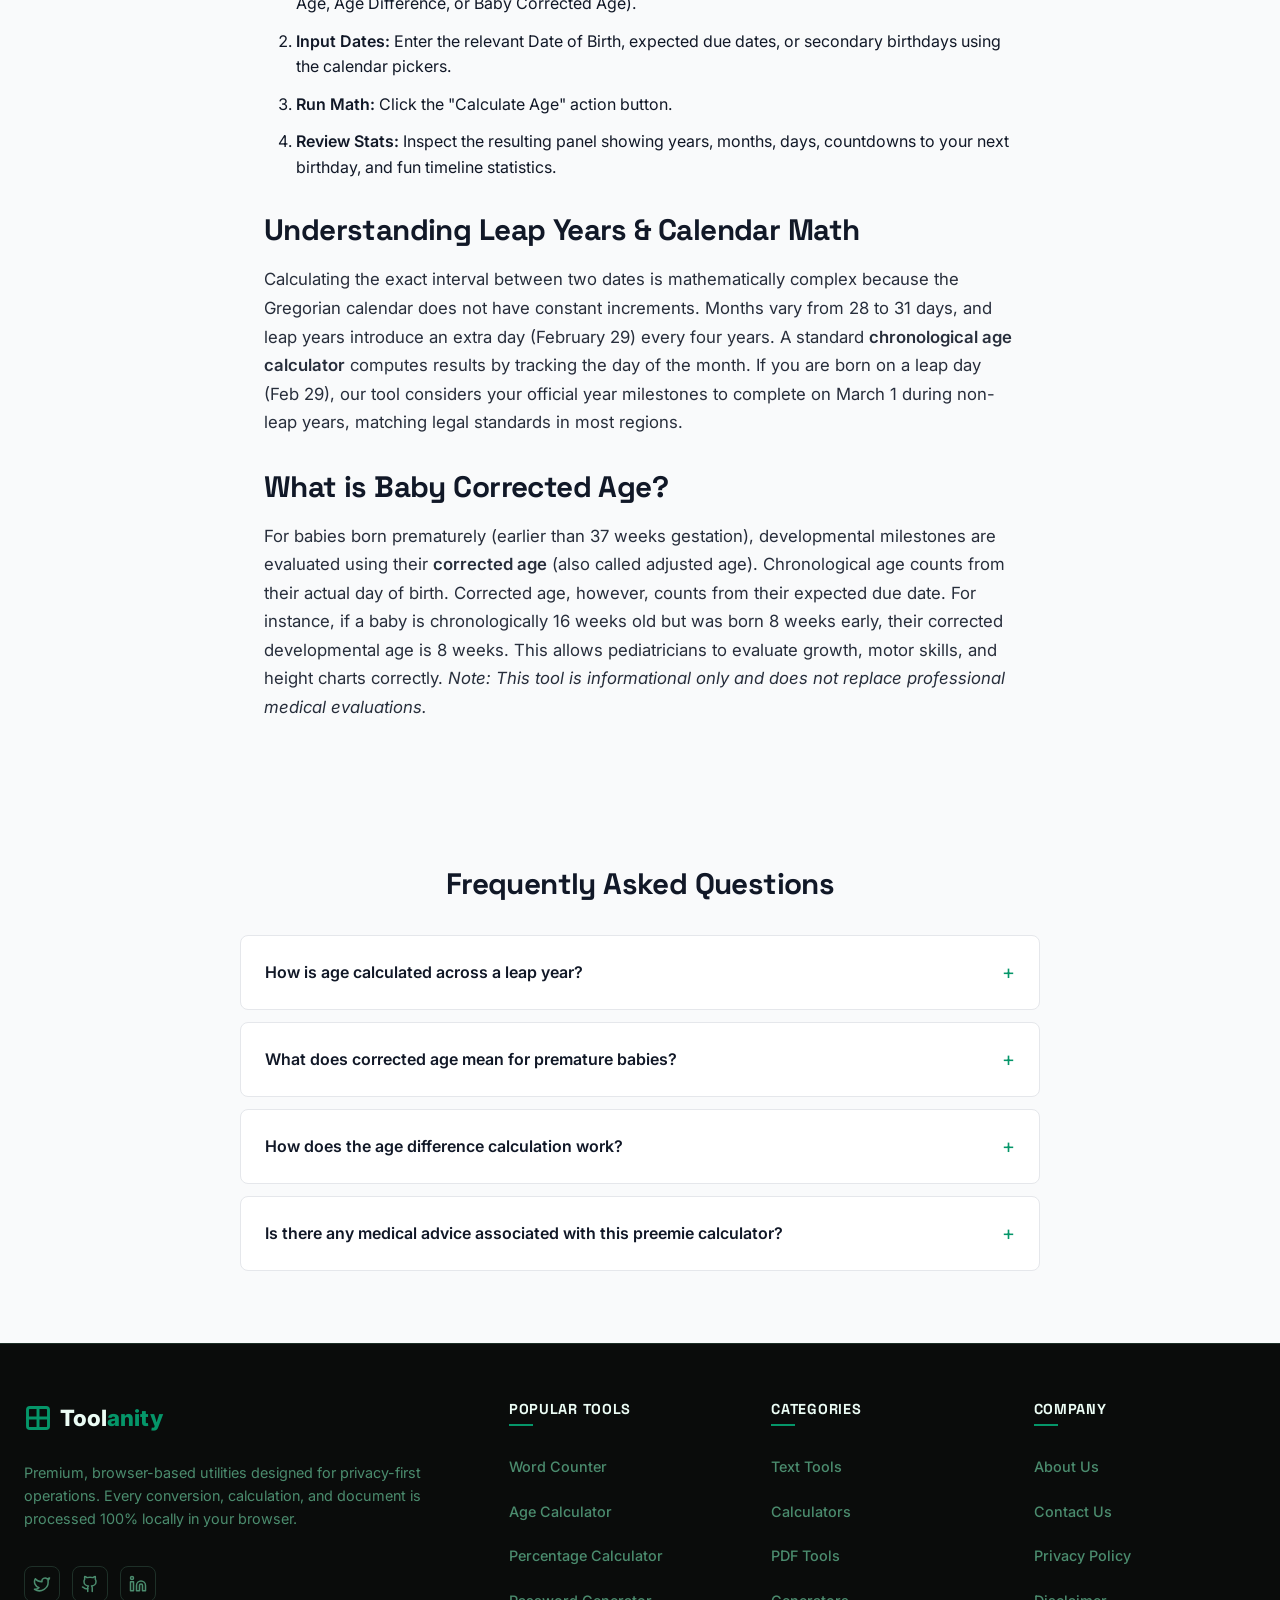
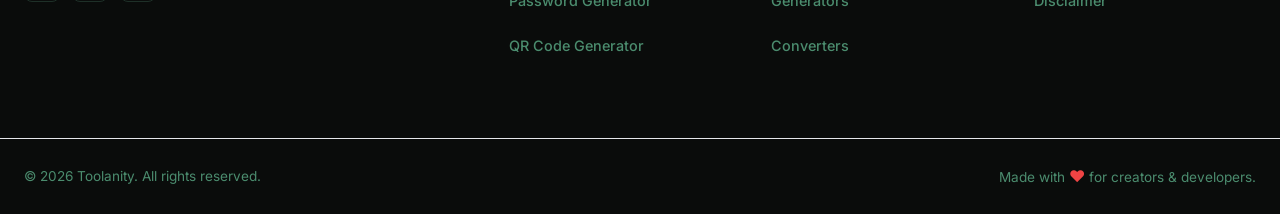
<file: tools/age-calculator.html>
<!DOCTYPE html>
<html lang="en">
<head>
  <meta charset="UTF-8">
  <meta name="viewport" content="width=device-width, initial-scale=1.0">
  
  <!-- ==========================================
       SEO METADATA
       ========================================== -->
  <title>Chronological Age Calculator &amp; Preemie Corrected Age | Toolanity</title>
  <meta name="description" content="Calculate chronological age in years, months, and days. Determine age difference or premature baby corrected age with our free secure calculator.">
  
  <link rel="canonical" href="https://toolanity.com/tools/age-calculator">
  
  <!-- Open Graph -->
  <meta property="og:type" content="website">
  <meta property="og:url" content="https://toolanity.com/tools/age-calculator">
  <meta property="og:title" content="Chronological Age Calculator &amp; Preemie Corrected Age | Toolanity">
  <meta property="og:description" content="Calculate chronological age in years, months, and days. Determine age difference or premature baby corrected age with our free secure calculator.">
  <meta property="og:image" content="https://toolanity.com/assets/images/og-image.png">

  <!-- Twitter -->
  <meta property="twitter:card" content="summary_large_image">
  <meta property="twitter:url" content="https://toolanity.com/tools/age-calculator">
  <meta property="twitter:title" content="Chronological Age Calculator &amp; Preemie Corrected Age | Toolanity">
  <meta property="twitter:description" content="Calculate chronological age in years, months, and days. Determine age difference or premature baby corrected age with our free secure calculator.">
  <meta property="twitter:image" content="https://toolanity.com/assets/images/og-image.png">

  <!-- Stylesheets -->
  <link rel="stylesheet" href="../assets/css/variables.css">
  <link rel="stylesheet" href="../assets/css/base.css">
  <link rel="stylesheet" href="../assets/css/components.css">
  <link rel="stylesheet" href="../assets/css/tools.css">

  <link rel="icon" type="image/x-icon" href="../assets/images/favicon.ico">

  <!-- ==========================================
       SCHEMA MARKUP
       ========================================== -->
  <script type="application/ld+json">
  {
    "@context": "https://schema.org",
    "@type": "WebApplication",
    "name": "Chronological Age Calculator",
    "description": "Calculate exact chronological age, age difference between two people, or baby corrected age for premature births locally.",
    "applicationCategory": "UtilityApplication",
    "operatingSystem": "Any",
    "offers": {
      "@type": "Offer",
      "price": "0",
      "priceCurrency": "USD"
    }
  }
  </script>

  <script type="application/ld+json">
  {
    "@context": "https://schema.org",
    "@type": "FAQPage",
    "mainEntity": [
      {
        "@type": "Question",
        "name": "How is age calculated across a leap year?",
        "acceptedAnswer": {
          "@type": "Answer",
          "text": "Leap years contain 366 days instead of 365, adding February 29. Our chronological age calculator measures chronological milestones based on calendar month transitions, meaning a person born on February 29 officially completes a full calendar year on March 1 in non-leap years."
        }
      },
      {
        "@type": "Question",
        "name": "What does corrected age mean for premature babies?",
        "acceptedAnswer": {
          "@type": "Answer",
          "text": "Corrected age (or adjusted age) represents a baby's developmental age based on their original due date instead of their actual birth date. It is calculated by subtracting the weeks of prematurity from their chronological age. This helps pediatricians monitor developmental milestones accurately during the first two years."
        }
      },
      {
        "@type": "Question",
        "name": "How does the age difference calculation work?",
        "acceptedAnswer": {
          "@type": "Answer",
          "text": "The age difference tool takes two dates of birth (Person A and Person B), aligns them chronologically, and calculates the exact duration gap between them in total years, months, and days, showing who is older and by how much."
        }
      },
      {
        "@type": "Question",
        "name": "Are the dates processed on your server?",
        "acceptedAnswer": {
          "@type": "Answer",
          "text": "No. All date calculations occur locally on your computer using vanilla JavaScript. No date details or birthday records are ever transmitted over the internet."
        }
      }
    ]
  }
  </script>
</head>
<body>

  <!-- Injected Header Placeholder -->
  <header id="site-header"></header>

  <main>
    <!-- Tool Hero Banner -->
    <section class="tool-hero">
      <div class="container">
        <div class="tool-category-badge">
          <svg xmlns="http://www.w3.org/2000/svg" width="16" height="16" viewBox="0 0 24 24" fill="none" stroke="currentColor" stroke-width="2" stroke-linecap="round" stroke-linejoin="round"><rect width="18" height="18" x="3" y="4" rx="2" ry="2"/><line x1="16" x2="16" y1="2" y2="6"/><line x1="8" x2="8" y1="2" y2="6"/><line x1="3" x2="21" y1="10" y2="10"/><path d="M8 14h.01"/><path d="M12 14h.01"/><path d="M16 14h.01"/><path d="M8 18h.01"/><path d="M12 18h.01"/><path d="M16 18h.01"/></svg>
          Calculators
        </div>
        <h1>Chronological Age Calculator</h1>
        <p class="tool-tagline">Calculate your exact chronological age, age difference between two dates, or baby's corrected developmental age instantly.</p>
      </div>
    </section>

    <!-- Tool Workspace -->
    <section class="tool-workspace">
      <div class="container">
        <!-- Trust Banner -->
        <div class="tool-trust-shield">
          <svg xmlns="http://www.w3.org/2000/svg" width="16" height="16" viewBox="0 0 24 24" fill="none" stroke="currentColor" stroke-width="2.5" stroke-linecap="round" stroke-linejoin="round"><rect width="18" height="11" x="3" y="11" rx="2" ry="2"/><path d="M7 11V7a5 5 0 0 1 10 0v4"/></svg>
          <span>All tools run in your browser — your files never leave your device.</span>
        </div>

        <div class="tool-grid">
          
          <!-- Configuration Card -->
          <div class="panel-card">
            <h2 class="panel-card-title">Select Calculation Mode</h2>
            
            <!-- Mode Tabs -->
            <div class="tab-container">
              <button id="age-tab-chrono" class="tab-btn active">Chronological Age</button>
              <button id="age-tab-diff" class="tab-btn">Age Difference</button>
              <button id="age-tab-baby" class="tab-btn">Baby Corrected Age</button>
            </div>

            <!-- TAB 1: CHRONOLOGICAL AGE -->
            <div id="age-form-chrono" class="checkbox-group">
              <div class="form-group">
                <label for="chrono-dob" class="form-label">Date of Birth</label>
                <input type="date" id="chrono-dob" class="form-control">
              </div>

              <div class="form-group">
                <label for="chrono-asof" class="form-label">Age as of Date</label>
                <input type="date" id="chrono-asof" class="form-control">
              </div>
            </div>

            <!-- TAB 2: AGE DIFFERENCE -->
            <div id="age-form-diff" class="checkbox-group hidden">
              <div class="form-group">
                <label for="diff-dob1" class="form-label">First Person's Birthdate</label>
                <input type="date" id="diff-dob1" class="form-control">
              </div>

              <div class="form-group">
                <label for="diff-dob2" class="form-label">Second Person's Birthdate</label>
                <input type="date" id="diff-dob2" class="form-control">
              </div>
            </div>

            <!-- TAB 3: BABY CORRECTED AGE -->
            <div id="age-form-baby" class="checkbox-group hidden">
              <div style="font-size: 0.85rem; padding: 0.75rem 1rem; border-left: 3px solid var(--color-accent); background-color: rgba(5, 150, 105, 0.05); border-radius: var(--radius-sm); margin-bottom: 0.5rem;">
                <strong>Developmental Estimator:</strong> Corrected age is used for babies born prematurely (before 37 weeks gestation) to evaluate milestone tracking.
              </div>

              <div class="form-group">
                <label for="baby-dob" class="form-label">Actual Date of Birth</label>
                <input type="date" id="baby-dob" class="form-control">
              </div>

              <div class="form-group">
                <label for="baby-due" class="form-label">Expected Due Date</label>
                <input type="date" id="baby-due" class="form-control">
              </div>
            </div>

            <div class="action-bar" style="margin-top: 1rem;">
              <button id="calculate-age-btn" class="btn btn-primary" style="width: 100%;">Calculate Age</button>
            </div>
          </div>

          <!-- Output Panel Card -->
          <div class="panel-card">
            <h2 class="panel-card-title">Calculation Results</h2>
            
            <!-- Standard Main result summary -->
            <div id="age-result-primary" style="font-size: 1.5rem; font-weight: 800; color: var(--color-accent-hover); text-align: center; padding: 1.5rem 0.5rem; border-bottom: 1px solid var(--color-border);">
              Enter a date above and click Calculate.
            </div>

            <!-- Results details blocks -->
            <!-- Details 1: Chronological details (shows exact breakdown + fun facts) -->
            <div id="details-chrono" class="checkbox-group hidden">
              <div class="results-grid">
                <div class="result-card">
                  <div class="result-label">Years</div>
                  <div id="val-years" class="result-value">0</div>
                </div>
                <div class="result-card">
                  <div class="result-label">Months</div>
                  <div id="val-months" class="result-value">0</div>
                </div>
                <div class="result-card">
                  <div class="result-label">Days</div>
                  <div id="val-days" class="result-value">0</div>
                </div>
                <div class="result-card">
                  <div class="result-label">Next Birthday</div>
                  <div id="val-countdown" class="result-value" style="font-size: 1.2rem;">0d</div>
                </div>
              </div>

              <div style="font-size: 0.9rem; border-top: 1px solid var(--color-border); padding-top: 1rem; margin-top: 0.5rem;">
                <h3 style="font-size: 1.05rem; margin-bottom: 0.75rem; color: var(--color-accent-hover);">Timeline Fun Facts</h3>
                <ul style="list-style: none; padding-left: 0; display: flex; flex-direction: column; gap: 0.5rem; font-size: 0.85rem;">
                  <li>Total Months Lived: <strong id="fact-months">0</strong></li>
                  <li>Total Weeks Lived: <strong id="fact-weeks">0</strong></li>
                  <li>Total Days Lived: <strong id="fact-days">0</strong></li>
                  <li>Total Hours Lived: <strong id="fact-hours">0</strong></li>
                </ul>
              </div>
            </div>

            <!-- Details 2: Age Difference Details -->
            <div id="details-diff" class="checkbox-group hidden">
              <div class="results-grid" style="grid-template-columns: 1fr;">
                <div class="result-card" style="text-align: left; padding: 1.25rem;">
                  <div id="diff-p1-summary" style="margin-bottom: 0.75rem; font-size: 0.9rem;">Person 1: 0 years old</div>
                  <div id="diff-p2-summary" style="margin-bottom: 0.75rem; font-size: 0.9rem;">Person 2: 0 years old</div>
                  <div id="diff-gap-summary" style="border-top: 1px dashed var(--color-border); padding-top: 0.75rem; font-weight: 700; color: var(--color-accent-hover); font-size: 1rem;">Gap: 0 years, 0 months, 0 days</div>
                </div>
              </div>
            </div>

            <!-- Details 3: Preemie Baby corrected Details -->
            <div id="details-baby" class="checkbox-group hidden">
              <div class="results-grid" style="grid-template-columns: 1fr;">
                <div class="result-card" style="text-align: left; padding: 1.25rem; display: flex; flex-direction: column; gap: 0.75rem;">
                  <div>Chronological Age: <strong id="baby-chrono-val" style="color: var(--color-text-primary);">0 days</strong></div>
                  <div>Prematurity Duration: <strong id="baby-premature-val" style="color: var(--color-text-primary);">0 weeks</strong></div>
                  <div style="border-top: 1px dashed var(--color-border); padding-top: 0.75rem;">Corrected Developmental Age: <strong id="baby-corrected-val" style="color: var(--color-accent-hover); font-size: 1.1rem;">0 days</strong></div>
                </div>
              </div>
            </div>

          </div>

        </div>
      </div>
    </section>

    <!-- SEO Explainer -->
    <section class="tool-explainer">
      <div class="container explainer-content">
        <h2>What is the Chronological Age Calculator?</h2>
        <p>Our secure <strong>chronological age calculator</strong> is a free, local-first utility designed to determine chronological duration in precise years, months, and days. It handles complex calendar mathematics, accounting for leap years and varying month lengths automatically. Beyond individual records, it contains dedicated secondary layouts for calculating the exact age differences between two birthdates and evaluating a premature baby's corrected developmental age.</p>
        
        <h2>How to Calculate Chronological Age</h2>
        <ol>
          <li><strong>Select Mode:</strong> Choose the tab corresponding to your calculation requirements (Chronological Age, Age Difference, or Baby Corrected Age).</li>
          <li><strong>Input Dates:</strong> Enter the relevant Date of Birth, expected due dates, or secondary birthdays using the calendar pickers.</li>
          <li><strong>Run Math:</strong> Click the "Calculate Age" action button.</li>
          <li><strong>Review Stats:</strong> Inspect the resulting panel showing years, months, days, countdowns to your next birthday, and fun timeline statistics.</li>
        </ol>

        <h2>Understanding Leap Years & Calendar Math</h2>
        <p>Calculating the exact interval between two dates is mathematically complex because the Gregorian calendar does not have constant increments. Months vary from 28 to 31 days, and leap years introduce an extra day (February 29) every four years. A standard <strong>chronological age calculator</strong> computes results by tracking the day of the month. If you are born on a leap day (Feb 29), our tool considers your official year milestones to complete on March 1 during non-leap years, matching legal standards in most regions.</p>

        <h2>What is Baby Corrected Age?</h2>
        <p>For babies born prematurely (earlier than 37 weeks gestation), developmental milestones are evaluated using their <strong>corrected age</strong> (also called adjusted age). Chronological age counts from their actual day of birth. Corrected age, however, counts from their expected due date. For instance, if a baby is chronologically 16 weeks old but was born 8 weeks early, their corrected developmental age is 8 weeks. This allows pediatricians to evaluate growth, motor skills, and height charts correctly. <em>Note: This tool is informational only and does not replace professional medical evaluations.</em></p>
      </div>
    </section>

    <!-- FAQs -->
    <section class="faq-section">
      <div class="container">
        <h2>Frequently Asked Questions</h2>
        <div class="faq-accordion">
          
          <details class="faq-item">
            <summary>How is age calculated across a leap year?</summary>
            <div class="faq-answer">
              <p>Leap years add a 366th day (February 29). Our calculator tracks transitions based on month dates. If you are born on February 29, the system increments your age by a full year on March 1 during standard 365-day years, and on February 29 during leap years.</p>
            </div>
          </details>

          <details class="faq-item">
            <summary>What does corrected age mean for premature babies?</summary>
            <div class="faq-answer">
              <p>Corrected age represents a preemie's developmental age measured from their original expected due date. It is calculated with the formula: <code>Corrected Age = Chronological Age − Weeks Premature</code>. This adjusted timeline allows parents and doctors to track milestone accomplishments fairly during the first 2 years of life.</p>
            </div>
          </details>

          <details class="faq-item">
            <summary>How does the age difference calculation work?</summary>
            <div class="faq-answer">
              <p>The age difference utility aligns the two birthdates chronologically. It subtracts the earlier date from the later date to identify the exact duration gap. The result displays the age of both individuals and the precise gap between them in years, months, and days.</p>
            </div>
          </details>

          <details class="faq-item">
            <summary>Is there any medical advice associated with this preemie calculator?</summary>
            <div class="faq-answer">
              <p>No. The baby corrected age calculator is provided strictly for educational and informational estimation purposes. It is not a clinical tool, and it should never replace formal growth charts, vaccinations schedules, or developmental evaluations provided by your pediatrician.</p>
            </div>
          </details>

        </div>
      </div>
    </section>
  </main>

  <!-- Injected Footer Placeholder -->
  <footer id="site-footer"></footer>

  <!-- Scripts -->
  <script src="../assets/js/tools-data.js"></script>
  <script src="../assets/js/theme-toggle.js"></script>
  <script src="../assets/js/header.js"></script>
  <script src="../assets/js/footer.js"></script>
  <script src="../assets/js/nav-mega-menu.js"></script>
  <script src="../assets/js/tools/age-calculator.js"></script>
</body>
</html>
</file>
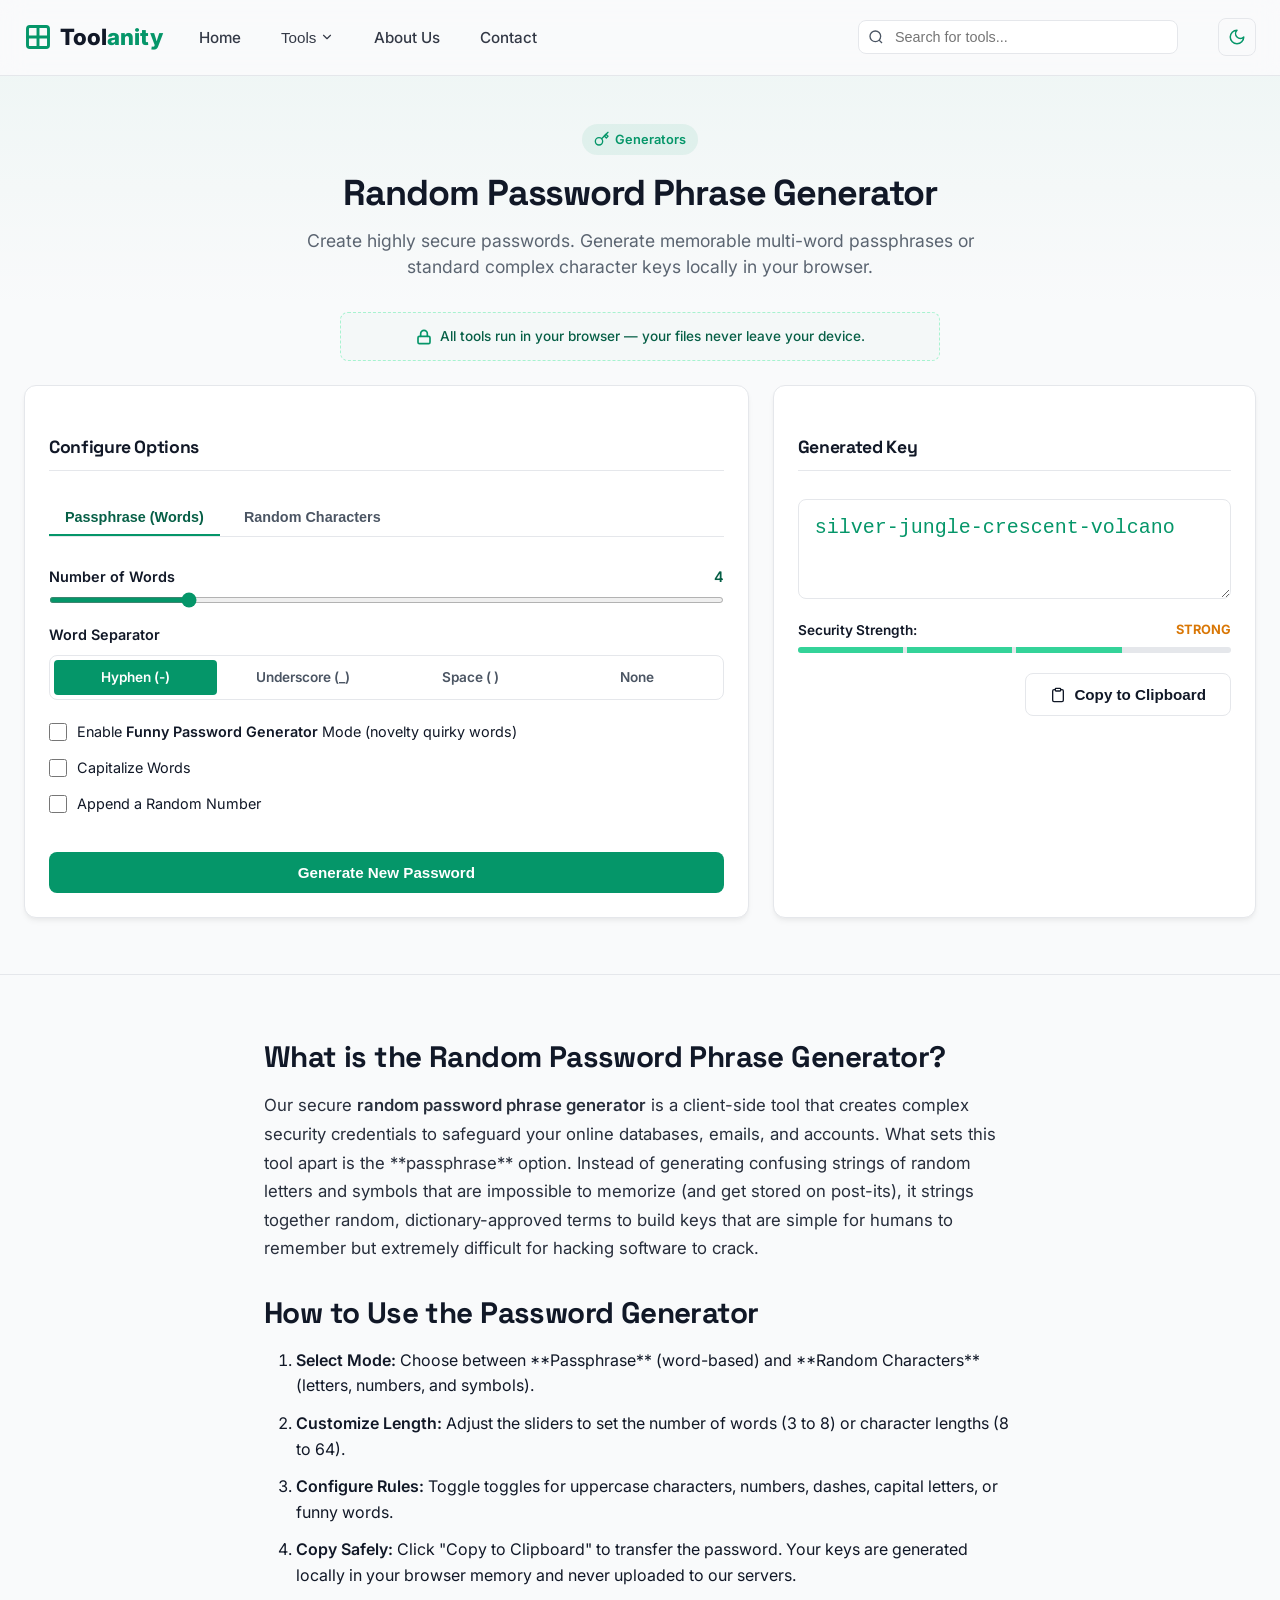
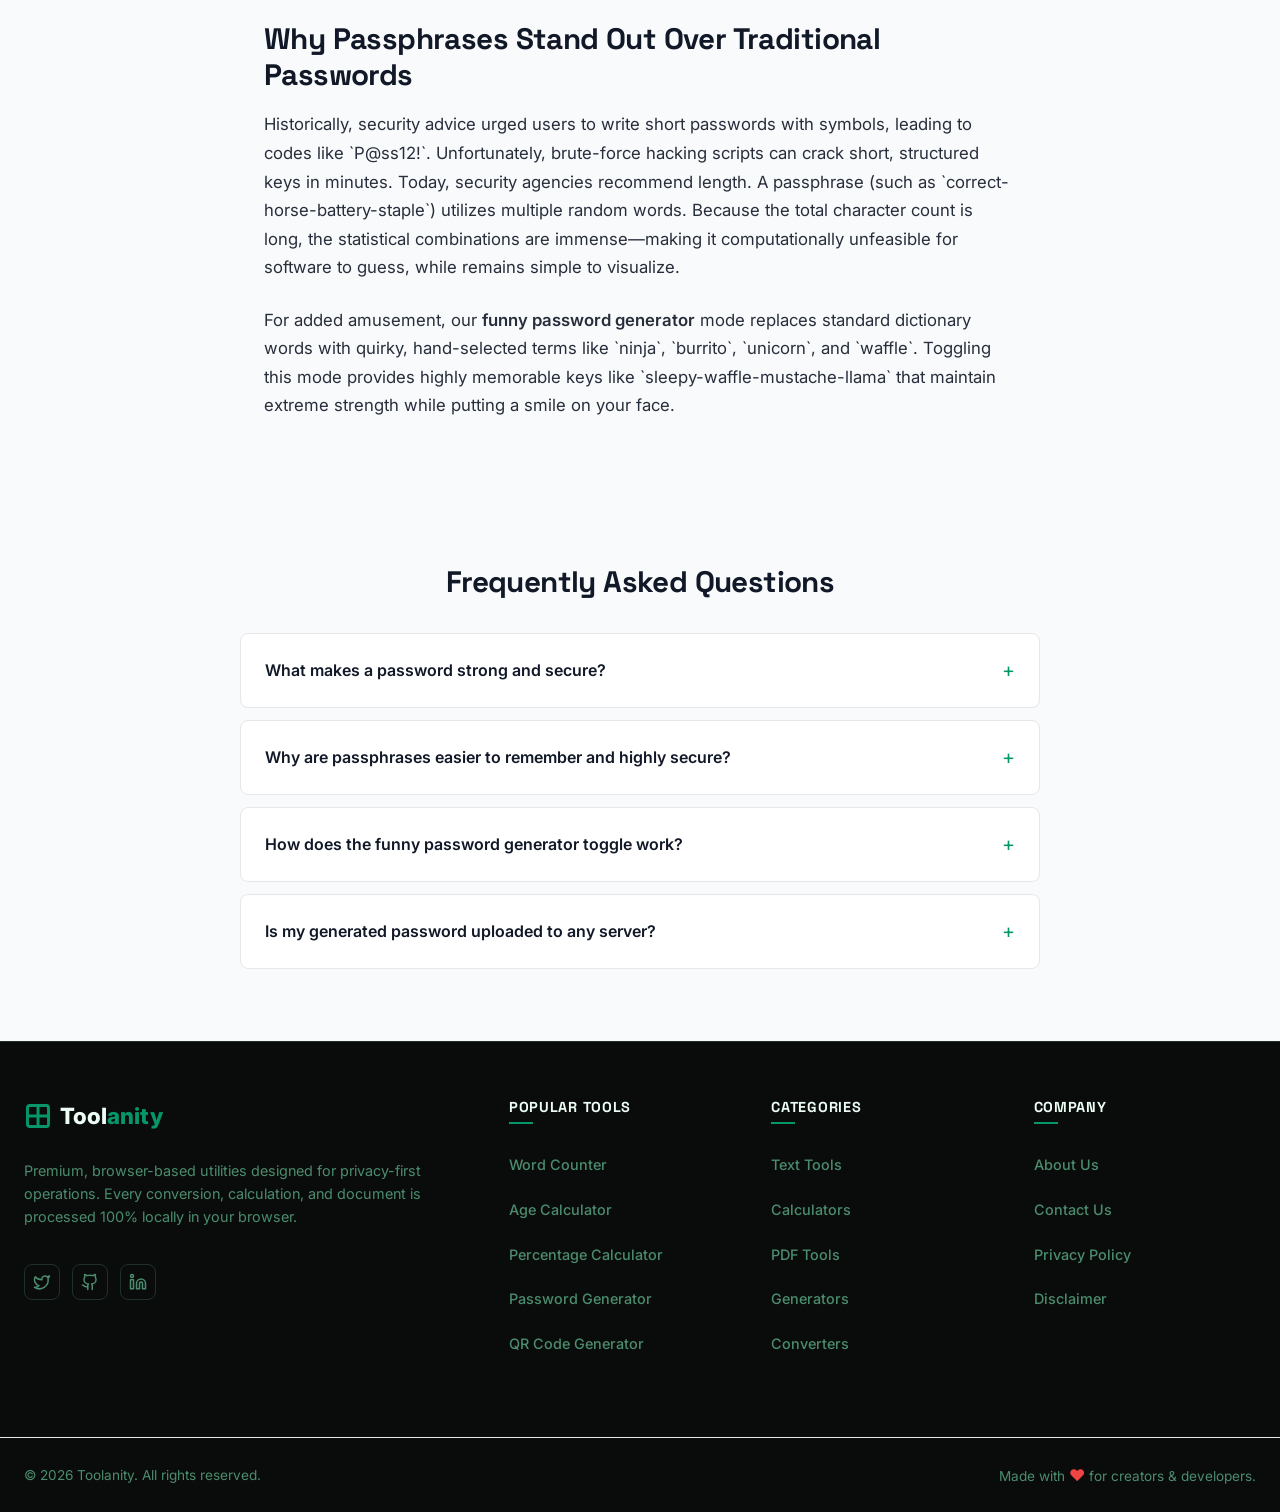
<file: tools/password-generator.html>
<!DOCTYPE html>
<html lang="en">
<head>
  <meta charset="UTF-8">
  <meta name="viewport" content="width=device-width, initial-scale=1.0">
  
  <!-- ==========================================
       SEO METADATA
       ========================================== -->
  <title>Secure Random Password Phrase Generator | Toolanity</title>
  <meta name="description" content="Use our secure random password phrase generator to create strong, memorable passphrases or random keys. Try the funny password generator toggle for fun words.">
  
  <link rel="canonical" href="https://toolanity.com/tools/password-generator">
  
  <!-- Open Graph -->
  <meta property="og:type" content="website">
  <meta property="og:url" content="https://toolanity.com/tools/password-generator">
  <meta property="og:title" content="Secure Random Password Phrase Generator | Toolanity">
  <meta property="og:description" content="Use our secure random password phrase generator to create strong, memorable passphrases or random keys. Try the funny password generator toggle for fun words.">
  <meta property="og:image" content="https://toolanity.com/assets/images/og-image.png">

  <!-- Twitter -->
  <meta property="twitter:card" content="summary_large_image">
  <meta property="twitter:url" content="https://toolanity.com/tools/password-generator">
  <meta property="twitter:title" content="Secure Random Password Phrase Generator | Toolanity">
  <meta property="twitter:description" content="Use our secure random password phrase generator to create strong, memorable passphrases or random keys. Try the funny password generator toggle for fun words.">
  <meta property="twitter:image" content="https://toolanity.com/assets/images/og-image.png">

  <!-- Stylesheets -->
  <link rel="stylesheet" href="../assets/css/variables.css">
  <link rel="stylesheet" href="../assets/css/base.css">
  <link rel="stylesheet" href="../assets/css/components.css">
  <link rel="stylesheet" href="../assets/css/tools.css">

  <link rel="icon" type="image/x-icon" href="../assets/images/favicon.ico">

  <!-- ==========================================
       SCHEMA MARKUP
       ========================================== -->
  <script type="application/ld+json">
  {
    "@context": "https://schema.org",
    "@type": "WebApplication",
    "name": "Random Password Phrase Generator",
    "description": "Generate cryptographically secure passwords. Supports passphrase generation (word-based keys) and standard random character combinations.",
    "applicationCategory": "UtilityApplication",
    "operatingSystem": "Any",
    "offers": {
      "@type": "Offer",
      "price": "0",
      "priceCurrency": "USD"
    }
  }
  </script>

  <script type="application/ld+json">
  {
    "@context": "https://schema.org",
    "@type": "FAQPage",
    "mainEntity": [
      {
        "@type": "Question",
        "name": "What makes a password strong and secure?",
        "acceptedAnswer": {
          "@type": "Answer",
          "text": "A password's strength is primarily determined by its length and complexity (entropy). A secure password should be at least 12-16 characters long and contain a mix of uppercase letters, lowercase letters, numbers, and special symbols, and it should never contain predictable patterns."
        }
      },
      {
        "@type": "Question",
        "name": "Why are passphrases easier to remember and highly secure?",
        "acceptedAnswer": {
          "@type": "Answer",
          "text": "Passphrases combine multiple random words (e.g. 'correct-horse-battery-staple'). Because they are long, they provide massive combinations (entropy) that make them extremely difficult for computers to guess using brute-force, while remaining simple for humans to visualize and memorize."
        }
      },
      {
        "@type": "Question",
        "name": "How does the funny password generator toggle work?",
        "acceptedAnswer": {
          "@type": "Answer",
          "text": "Our funny password generator mode swaps standard dictionary words for an amusing, hand-picked list of funny, quirky nouns, adjectives, and items. This creates highly memorable and funny passphrase combinations like 'giggling-llama-taco-ninja'."
        }
      },
      {
        "@type": "Question",
        "name": "Is my generated password uploaded to any server?",
        "acceptedAnswer": {
          "@type": "Answer",
          "text": "No. Like all Toolanity tools, the Random Password Phrase Generator runs entirely locally on your device. The passwords are constructed in your browser using secure cryptographic APIs and are never transmitted over the internet."
        }
      }
    ]
  }
  </script>
</head>
<body>

  <!-- Injected Header Placeholder -->
  <header id="site-header"></header>

  <main>
    <!-- Tool Hero Banner -->
    <section class="tool-hero">
      <div class="container">
        <div class="tool-category-badge">
          <svg xmlns="http://www.w3.org/2000/svg" width="16" height="16" viewBox="0 0 24 24" fill="none" stroke="currentColor" stroke-width="2" stroke-linecap="round" stroke-linejoin="round"><circle cx="7.5" cy="15.5" r="5.5"/><path d="m21 2-9.6 9.6"/><path d="m15.5 7.5 3 3L21 8l-3-3Z"/></svg>
          Generators
        </div>
        <h1>Random Password Phrase Generator</h1>
        <p class="tool-tagline">Create highly secure passwords. Generate memorable multi-word passphrases or standard complex character keys locally in your browser.</p>
      </div>
    </section>

    <!-- Tool Workspace -->
    <section class="tool-workspace">
      <div class="container">
        <!-- Trust Banner -->
        <div class="tool-trust-shield">
          <svg xmlns="http://www.w3.org/2000/svg" width="16" height="16" viewBox="0 0 24 24" fill="none" stroke="currentColor" stroke-width="2.5" stroke-linecap="round" stroke-linejoin="round"><rect width="18" height="11" x="3" y="11" rx="2" ry="2"/><path d="M7 11V7a5 5 0 0 1 10 0v4"/></svg>
          <span>All tools run in your browser — your files never leave your device.</span>
        </div>

        <div class="tool-grid">
          
          <!-- Configuration Panel -->
          <div class="panel-card">
            <h2 class="panel-card-title">Configure Options</h2>
            
            <!-- Mode Tabs -->
            <div class="tab-container">
              <button id="tab-passphrase" class="tab-btn active">Passphrase (Words)</button>
              <button id="tab-characters" class="tab-btn">Random Characters</button>
            </div>

            <!-- 1. Passphrase Settings Container -->
            <div id="passphrase-settings" class="checkbox-group">
              <div class="slider-container">
                <div class="slider-header">
                  <label for="passphrase-length" class="form-label">Number of Words</label>
                  <span id="passphrase-length-val" class="slider-value">4</span>
                </div>
                <input type="range" id="passphrase-length" class="slider-control" min="3" max="8" value="4">
              </div>

              <div class="form-group" style="margin-top: 0.5rem;">
                <label for="passphrase-sep" class="form-label">Word Separator</label>
                <div class="radio-tabs">
                  <label class="radio-tab-label">
                    <input type="radio" name="separator" value="hyphen" checked>
                    <span class="radio-tab-text">Hyphen (-)</span>
                  </label>
                  <label class="radio-tab-label">
                    <input type="radio" name="separator" value="underscore">
                    <span class="radio-tab-text">Underscore (_)</span>
                  </label>
                  <label class="radio-tab-label">
                    <input type="radio" name="separator" value="space">
                    <span class="radio-tab-text">Space ( )</span>
                  </label>
                  <label class="radio-tab-label">
                    <input type="radio" name="separator" value="none">
                    <span class="radio-tab-text">None</span>
                  </label>
                </div>
              </div>

              <!-- Funny Word list Toggle -->
              <label class="checkbox-label" style="margin-top: 0.5rem;">
                <input type="checkbox" id="toggle-funny-words">
                <span>Enable <strong>Funny Password Generator</strong> Mode (novelty quirky words)</span>
              </label>

              <label class="checkbox-label">
                <input type="checkbox" id="toggle-passphrase-caps">
                <span>Capitalize Words</span>
              </label>

              <label class="checkbox-label">
                <input type="checkbox" id="toggle-passphrase-number">
                <span>Append a Random Number</span>
              </label>
            </div>

            <!-- 2. Random Character Settings Container -->
            <div id="character-settings" class="checkbox-group hidden">
              <div class="slider-container">
                <div class="slider-header">
                  <label for="char-length" class="form-label">Password Length</label>
                  <span id="char-length-val" class="slider-value">16</span>
                </div>
                <input type="range" id="char-length" class="slider-control" min="8" max="64" value="16">
              </div>

              <label class="checkbox-label">
                <input type="checkbox" id="opt-uppercase" checked>
                <span>Include Uppercase Letters (A-Z)</span>
              </label>

              <label class="checkbox-label">
                <input type="checkbox" id="opt-lowercase" checked>
                <span>Include Lowercase Letters (a-z)</span>
              </label>

              <label class="checkbox-label">
                <input type="checkbox" id="opt-numbers" checked>
                <span>Include Numbers (0-9)</span>
              </label>

              <label class="checkbox-label">
                <input type="checkbox" id="opt-symbols" checked>
                <span>Include Symbols (!@#$%^&*)</span>
              </label>
            </div>

            <div class="action-bar" style="margin-top: 1rem;">
              <button id="generate-btn" class="btn btn-primary" style="width: 100%;">Generate New Password</button>
            </div>
          </div>

          <!-- Output Panel Card -->
          <div class="panel-card">
            <h2 class="panel-card-title">
              Generated Key
              <span id="copy-feedback-msg" class="copy-feedback">Copied!</span>
            </h2>
            
            <div class="form-group">
              <label for="generated-password-output" class="visually-hidden">Generated Password</label>
              <textarea id="generated-password-output" class="form-control output-textarea" readonly style="min-height: 80px; font-size: 1.25rem; word-break: break-all; height: 100px; padding: 1rem;"></textarea>
            </div>

            <!-- Password Strength Display -->
            <div class="strength-indicator">
              <div style="display: flex; justify-content: space-between; font-size: 0.85rem; font-weight: 600;">
                <span>Security Strength:</span>
                <span id="strength-label" class="strength-text" style="color: var(--color-premium);">Weak</span>
              </div>
              <div class="strength-bar-wrapper">
                <div id="bar-1" class="strength-bar"></div>
                <div id="bar-2" class="strength-bar"></div>
                <div id="bar-3" class="strength-bar"></div>
                <div id="bar-4" class="strength-bar"></div>
              </div>
            </div>

            <div class="action-bar">
              <button id="copy-password-btn" class="btn btn-secondary">
                <svg xmlns="http://www.w3.org/2000/svg" width="16" height="16" viewBox="0 0 24 24" fill="none" stroke="currentColor" stroke-width="2" stroke-linecap="round" stroke-linejoin="round"><rect width="8" height="4" x="8" y="2" rx="1" ry="1"/><path d="M16 4h2a2 2 0 0 1 2 2v14a2 2 0 0 1-2 2H6a2 2 0 0 1-2-2V6a2 2 0 0 1 2-2h2"/></svg>
                Copy to Clipboard
              </button>
            </div>
          </div>

        </div>
      </div>
    </section>

    <!-- SEO Explainer -->
    <section class="tool-explainer">
      <div class="container explainer-content">
        <h2>What is the Random Password Phrase Generator?</h2>
        <p>Our secure <strong>random password phrase generator</strong> is a client-side tool that creates complex security credentials to safeguard your online databases, emails, and accounts. What sets this tool apart is the **passphrase** option. Instead of generating confusing strings of random letters and symbols that are impossible to memorize (and get stored on post-its), it strings together random, dictionary-approved terms to build keys that are simple for humans to remember but extremely difficult for hacking software to crack.</p>
        
        <h2>How to Use the Password Generator</h2>
        <ol>
          <li><strong>Select Mode:</strong> Choose between **Passphrase** (word-based) and **Random Characters** (letters, numbers, and symbols).</li>
          <li><strong>Customize Length:</strong> Adjust the sliders to set the number of words (3 to 8) or character lengths (8 to 64).</li>
          <li><strong>Configure Rules:</strong> Toggle toggles for uppercase characters, numbers, dashes, capital letters, or funny words.</li>
          <li><strong>Copy Safely:</strong> Click "Copy to Clipboard" to transfer the password. Your keys are generated locally in your browser memory and never uploaded to our servers.</li>
        </ol>

        <h2>Why Passphrases Stand Out Over Traditional Passwords</h2>
        <p>Historically, security advice urged users to write short passwords with symbols, leading to codes like `P@ss12!`. Unfortunately, brute-force hacking scripts can crack short, structured keys in minutes. Today, security agencies recommend length. A passphrase (such as `correct-horse-battery-staple`) utilizes multiple random words. Because the total character count is long, the statistical combinations are immense—making it computationally unfeasible for software to guess, while remains simple to visualize.</p>

        <p>For added amusement, our <strong>funny password generator</strong> mode replaces standard dictionary words with quirky, hand-selected terms like `ninja`, `burrito`, `unicorn`, and `waffle`. Toggling this mode provides highly memorable keys like `sleepy-waffle-mustache-llama` that maintain extreme strength while putting a smile on your face.</p>
      </div>
    </section>

    <!-- FAQs -->
    <section class="faq-section">
      <div class="container">
        <h2>Frequently Asked Questions</h2>
        <div class="faq-accordion">
          
          <details class="faq-item">
            <summary>What makes a password strong and secure?</summary>
            <div class="faq-answer">
              <p>Strength is determined by total entropy, which relies on length. A password should have a minimum of 12 to 16 characters (or at least 4 random words for passphrases). Mixing letters, numbers, and symbols helps, but length is the most critical factor against brute-force attempts.</p>
            </div>
          </details>

          <details class="faq-item">
            <summary>Why are passphrases easier to remember and highly secure?</summary>
            <div class="faq-answer">
              <p>Passphrases combine multiple unrelated words. Humans excel at memorizing words by creating mental pictures (e.g. picturing a llama eating a taco in a storm), while computers must brute-force through trillions of combinations, which takes hundreds of years due to the passphrase's length.</p>
            </div>
          </details>

          <details class="faq-item">
            <summary>How does the funny password generator toggle work?</summary>
            <div class="faq-answer">
              <p>When you enable "Funny Words" mode, the generator replaces standard words with humorous terms (like adjectives: <em>mustachioed</em>, <em>giggling</em>, <em>squishy</em>; and nouns: <em>taco</em>, <em>cactus</em>, <em>ninja</em>, <em>sloth</em>). This creates funny passphrase combos that are fun to use and easy to recall.</p>
            </div>
          </details>

          <details class="faq-item">
            <summary>Is my generated password uploaded to any server?</summary>
            <div class="faq-answer">
              <p>No. Your security is our priority. Toolanity works 100% locally. The passwords are constructed in your browser using the cryptographically secure <code>crypto.getRandomValues()</code> API and are never uploaded to any server or recorded in logs.</p>
            </div>
          </details>

        </div>
      </div>
    </section>
  </main>

  <!-- Injected Footer Placeholder -->
  <footer id="site-footer"></footer>

  <!-- Scripts -->
  <script src="../assets/js/tools-data.js"></script>
  <script src="../assets/js/theme-toggle.js"></script>
  <script src="../assets/js/header.js"></script>
  <script src="../assets/js/footer.js"></script>
  <script src="../assets/js/nav-mega-menu.js"></script>
  <script src="../assets/js/tools/password-generator.js"></script>
</body>
</html>
</file>
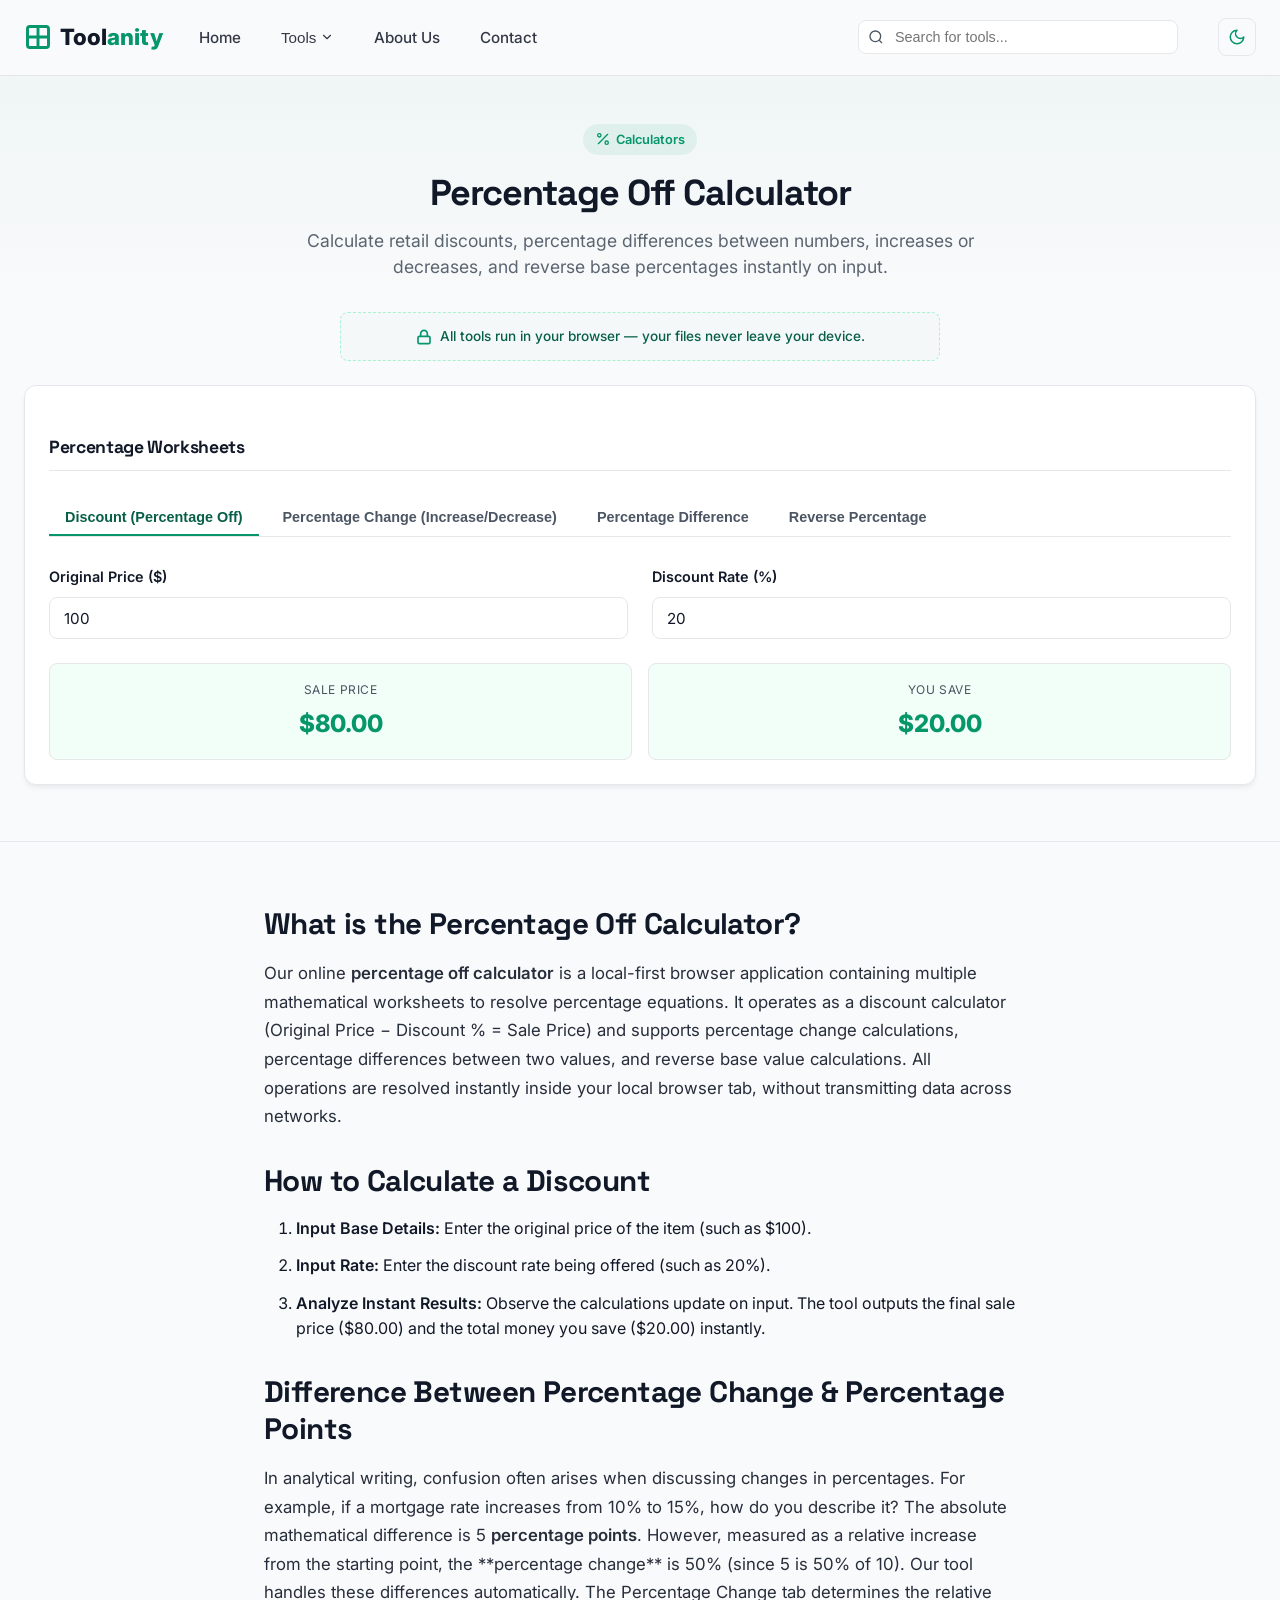
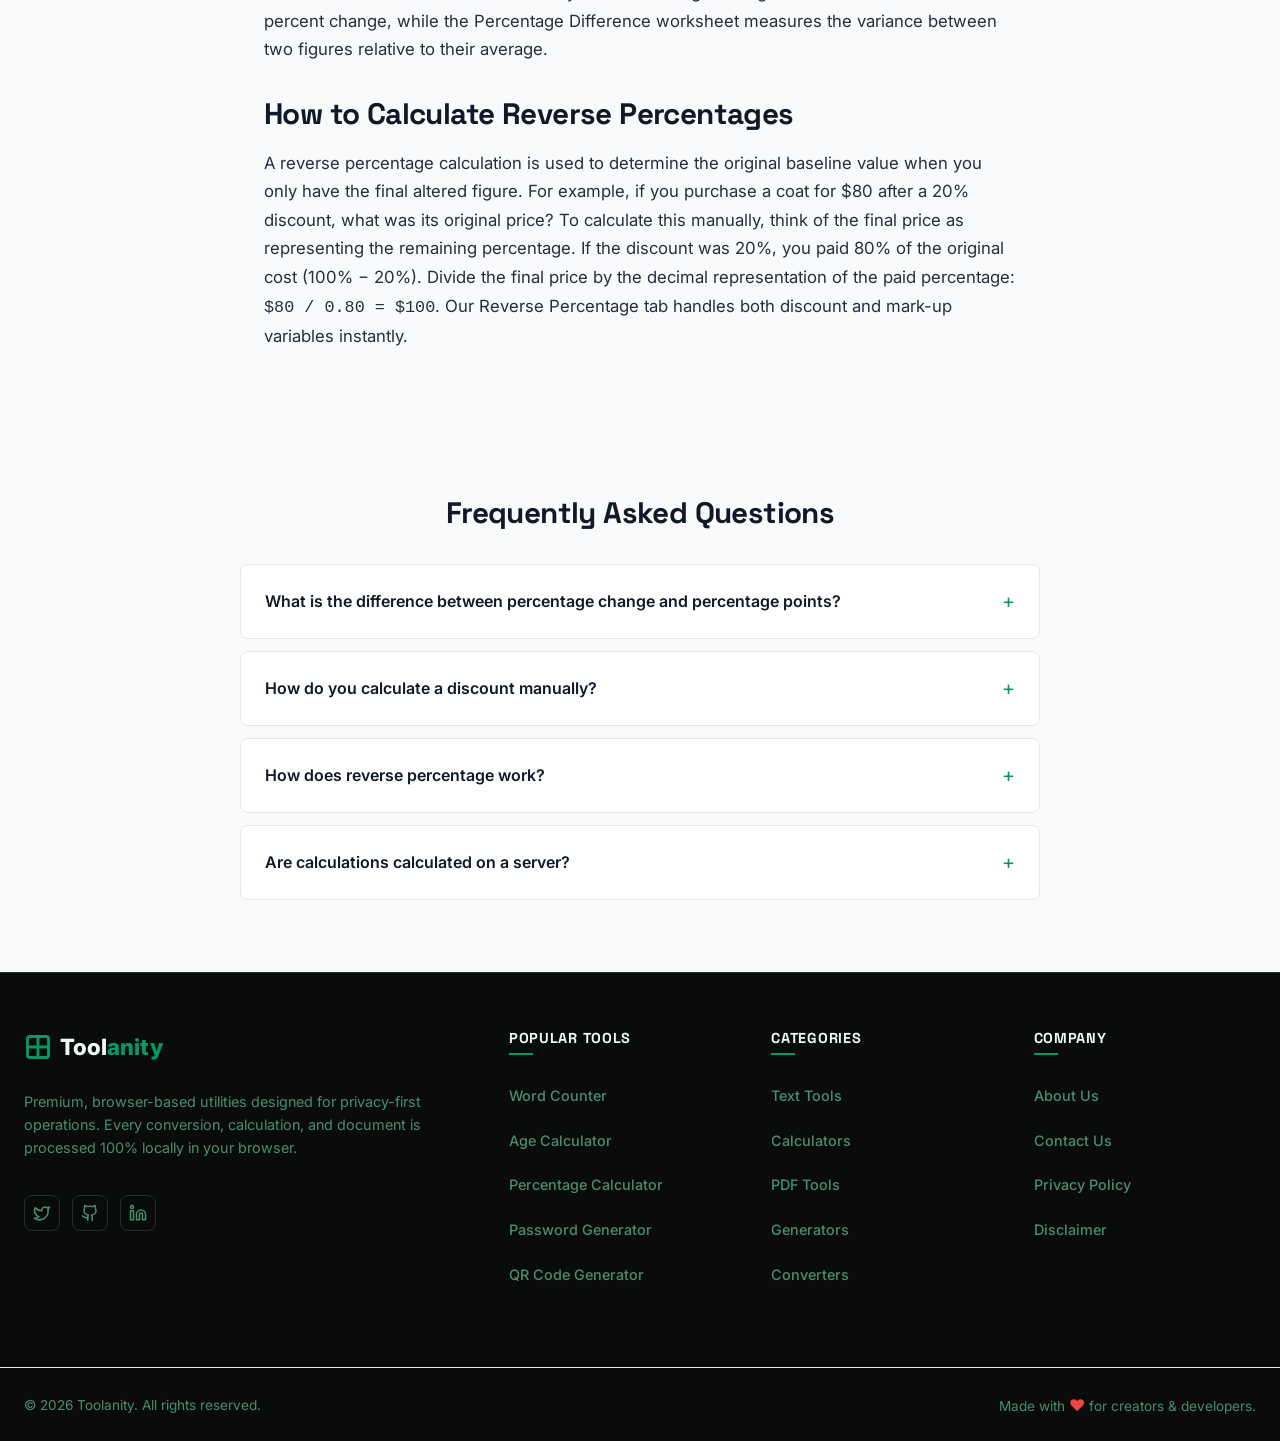
<file: tools/percentage-calculator.html>
<!DOCTYPE html>
<html lang="en">
<head>
  <meta charset="UTF-8">
  <meta name="viewport" content="width=device-width, initial-scale=1.0">
  
  <!-- ==========================================
       SEO METADATA
       ========================================== -->
  <title>Percentage Off Calculator &amp; Multi Percentage Tool | Toolanity</title>
  <meta name="description" content="Calculate discounts easily with our percentage off calculator. Find percentage difference, reverse percentages, or value changes instantly and securely.">
  
  <link rel="canonical" href="https://toolanity.com/tools/percentage-calculator">
  
  <!-- Open Graph -->
  <meta property="og:type" content="website">
  <meta property="og:url" content="https://toolanity.com/tools/percentage-calculator">
  <meta property="og:title" content="Percentage Off Calculator &amp; Multi Percentage Tool | Toolanity">
  <meta property="og:description" content="Calculate discounts easily with our percentage off calculator. Find percentage difference, reverse percentages, or value changes instantly and securely.">
  <meta property="og:image" content="https://toolanity.com/assets/images/og-image.png">

  <!-- Twitter -->
  <meta property="twitter:card" content="summary_large_image">
  <meta property="twitter:url" content="https://toolanity.com/tools/percentage-calculator">
  <meta property="twitter:title" content="Percentage Off Calculator &amp; Multi Percentage Tool | Toolanity">
  <meta property="twitter:description" content="Calculate discounts easily with our percentage off calculator. Find percentage difference, reverse percentages, or value changes instantly and securely.">
  <meta property="twitter:image" content="https://toolanity.com/assets/images/og-image.png">

  <!-- Stylesheets -->
  <link rel="stylesheet" href="../assets/css/variables.css">
  <link rel="stylesheet" href="../assets/css/base.css">
  <link rel="stylesheet" href="../assets/css/components.css">
  <link rel="stylesheet" href="../assets/css/tools.css">

  <link rel="icon" type="image/x-icon" href="../assets/images/favicon.ico">

  <!-- ==========================================
       SCHEMA MARKUP
       ========================================== -->
  <script type="application/ld+json">
  {
    "@context": "https://schema.org",
    "@type": "WebApplication",
    "name": "Percentage Calculator & Discount Tool",
    "description": "Calculate percentage off discounts, percent increase or decrease, values difference, and reverse base percentages locally in your browser.",
    "applicationCategory": "UtilityApplication",
    "operatingSystem": "Any",
    "offers": {
      "@type": "Offer",
      "price": "0",
      "priceCurrency": "USD"
    }
  }
  </script>

  <script type="application/ld+json">
  {
    "@context": "https://schema.org",
    "@type": "FAQPage",
    "mainEntity": [
      {
        "@type": "Question",
        "name": "What is the difference between percentage change and percentage points?",
        "acceptedAnswer": {
          "@type": "Answer",
          "text": "Percentage change measures the relative change between two values (e.g. if an interest rate grows from 10% to 12%, that is a 20% relative increase). Percentage points measure the simple arithmetic difference between the two percentages (e.g. 10% to 12% is a 2 percentage point increase)."
        }
      },
      {
        "@type": "Question",
        "name": "How do you calculate a discount manually?",
        "acceptedAnswer": {
          "@type": "Answer",
          "text": "To calculate a discount manually in plain English: first, multiply the original price by the discount percentage. Next, divide the result by 100 to get the discount amount. Finally, subtract this discount amount from the original price to find your final sale price."
        }
      },
      {
        "@type": "Question",
        "name": "How does reverse percentage work?",
        "acceptedAnswer": {
          "@type": "Answer",
          "text": "Reverse percentage is used to find the original value when you only know the final discounted or increased value and the percentage rate applied. For example, if a price is $80 after a 20% discount, you divide the final price by (1 minus the rate as a decimal): $80 / 0.80 = $100 original price."
        }
      },
      {
        "@type": "Question",
        "name": "Are calculations calculated on a server?",
        "acceptedAnswer": {
          "@type": "Answer",
          "text": "No. All percentage math operations run instantly in your web browser using local client-side JavaScript. No data is ever transmitted to a server."
        }
      }
    ]
  }
  </script>
</head>
<body>

  <!-- Injected Header Placeholder -->
  <header id="site-header"></header>

  <main>
    <!-- Tool Hero Banner -->
    <section class="tool-hero">
      <div class="container">
        <div class="tool-category-badge">
          <svg xmlns="http://www.w3.org/2000/svg" width="16" height="16" viewBox="0 0 24 24" fill="none" stroke="currentColor" stroke-width="2" stroke-linecap="round" stroke-linejoin="round"><line x1="19" x2="5" y1="5" y2="19"/><circle cx="6.5" cy="6.5" r="2.5"/><circle cx="17.5" cy="17.5" r="2.5"/></svg>
          Calculators
        </div>
        <h1>Percentage Off Calculator</h1>
        <p class="tool-tagline">Calculate retail discounts, percentage differences between numbers, increases or decreases, and reverse base percentages instantly on input.</p>
      </div>
    </section>

    <!-- Tool Workspace -->
    <section class="tool-workspace">
      <div class="container">
        <!-- Trust Banner -->
        <div class="tool-trust-shield">
          <svg xmlns="http://www.w3.org/2000/svg" width="16" height="16" viewBox="0 0 24 24" fill="none" stroke="currentColor" stroke-width="2.5" stroke-linecap="round" stroke-linejoin="round"><rect width="18" height="11" x="3" y="11" rx="2" ry="2"/><path d="M7 11V7a5 5 0 0 1 10 0v4"/></svg>
          <span>All tools run in your browser — your files never leave your device.</span>
        </div>

        <div class="tool-grid" style="grid-template-columns: 1fr;">
          
          <!-- Shared Panel card carrying all tabs and calculations -->
          <div class="panel-card">
            <h2 class="panel-card-title">Percentage Worksheets</h2>

            <!-- Mode Tabs -->
            <div class="tab-container" style="flex-wrap: wrap;">
              <button id="pct-tab-discount" class="tab-btn active">Discount (Percentage Off)</button>
              <button id="pct-tab-change" class="tab-btn">Percentage Change (Increase/Decrease)</button>
              <button id="pct-tab-diff" class="tab-btn">Percentage Difference</button>
              <button id="pct-tab-reverse" class="tab-btn">Reverse Percentage</button>
            </div>

            <!-- WORKSHEET 1: DISCOUNT (PERCENTAGE OFF) -->
            <div id="pct-form-discount" class="pct-form-block">
              <div style="display: grid; grid-template-columns: repeat(auto-fit, minmax(200px, 1fr)); gap: 1.5rem;">
                <div class="form-group">
                  <label for="disc-price" class="form-label">Original Price ($)</label>
                  <input type="number" id="disc-price" class="form-control" placeholder="100" min="0" step="any">
                </div>
                <div class="form-group">
                  <label for="disc-percent" class="form-label">Discount Rate (%)</label>
                  <input type="number" id="disc-percent" class="form-control" placeholder="20" min="0" max="100" step="any">
                </div>
              </div>
              <div class="results-grid" style="margin-top: 1.5rem;">
                <div class="result-card">
                  <div class="result-label">Sale Price</div>
                  <div id="disc-val-sale" class="result-value">$80.00</div>
                </div>
                <div class="result-card">
                  <div class="result-label">You Save</div>
                  <div id="disc-val-save" class="result-value">$20.00</div>
                </div>
              </div>
            </div>

            <!-- WORKSHEET 2: PERCENTAGE CHANGE -->
            <div id="pct-form-change" class="pct-form-block hidden">
              <div style="display: grid; grid-template-columns: repeat(auto-fit, minmax(200px, 1fr)); gap: 1.5rem;">
                <div class="form-group">
                  <label for="change-v1" class="form-label">Initial Value (From)</label>
                  <input type="number" id="change-v1" class="form-control" placeholder="50" step="any">
                </div>
                <div class="form-group">
                  <label for="change-v2" class="form-label">Final Value (To)</label>
                  <input type="number" id="change-v2" class="form-control" placeholder="75" step="any">
                </div>
              </div>
              <div class="results-grid" style="margin-top: 1.5rem; grid-template-columns: 1fr;">
                <div class="result-card">
                  <div class="result-label">Percentage Shift</div>
                  <div id="change-val-shift" class="result-value">+50.00%</div>
                </div>
              </div>
            </div>

            <!-- WORKSHEET 3: PERCENTAGE DIFFERENCE -->
            <div id="pct-form-diff" class="pct-form-block hidden">
              <div style="display: grid; grid-template-columns: repeat(auto-fit, minmax(200px, 1fr)); gap: 1.5rem;">
                <div class="form-group">
                  <label for="diff-v1" class="form-label">First Value</label>
                  <input type="number" id="diff-v1" class="form-control" placeholder="40" step="any">
                </div>
                <div class="form-group">
                  <label for="diff-v2" class="form-label">Second Value</label>
                  <input type="number" id="diff-v2" class="form-control" placeholder="60" step="any">
                </div>
              </div>
              <div class="results-grid" style="margin-top: 1.5rem; grid-template-columns: 1fr;">
                <div class="result-card">
                  <div class="result-label">Percentage Difference</div>
                  <div id="diff-val-result" class="result-value">40.00%</div>
                </div>
              </div>
            </div>

            <!-- WORKSHEET 4: REVERSE PERCENTAGE -->
            <div id="pct-form-reverse" class="pct-form-block hidden">
              <div style="display: grid; grid-template-columns: repeat(auto-fit, minmax(200px, 1fr)); gap: 1rem;">
                <div class="form-group">
                  <label for="rev-val" class="form-label">Current Value ($)</label>
                  <input type="number" id="rev-val" class="form-control" placeholder="80" step="any">
                </div>
                <div class="form-group">
                  <label for="rev-percent" class="form-label">Percentage Rate (%)</label>
                  <input type="number" id="rev-percent" class="form-control" placeholder="20" step="any">
                </div>
                <div class="form-group">
                  <label for="rev-type" class="form-label">Rate Represents</label>
                  <select id="rev-type" class="form-control">
                    <option value="discount" selected>Discount (Value is after % Off)</option>
                    <option value="increase">Mark up (Value is after % Increase)</option>
                  </select>
                </div>
              </div>
              <div class="results-grid" style="margin-top: 1.5rem; grid-template-columns: 1fr;">
                <div class="result-card">
                  <div class="result-label">Original Base Value</div>
                  <div id="rev-val-base" class="result-value">$100.00</div>
                </div>
              </div>
            </div>

          </div>
        </div>
      </div>
    </section>

    <!-- SEO Explainer -->
    <section class="tool-explainer">
      <div class="container explainer-content">
        <h2>What is the Percentage Off Calculator?</h2>
        <p>Our online <strong>percentage off calculator</strong> is a local-first browser application containing multiple mathematical worksheets to resolve percentage equations. It operates as a discount calculator (Original Price − Discount % = Sale Price) and supports percentage change calculations, percentage differences between two values, and reverse base value calculations. All operations are resolved instantly inside your local browser tab, without transmitting data across networks.</p>
        
        <h2>How to Calculate a Discount</h2>
        <ol>
          <li><strong>Input Base Details:</strong> Enter the original price of the item (such as $100).</li>
          <li><strong>Input Rate:</strong> Enter the discount rate being offered (such as 20%).</li>
          <li><strong>Analyze Instant Results:</strong> Observe the calculations update on input. The tool outputs the final sale price ($80.00) and the total money you save ($20.00) instantly.</li>
        </ol>

        <h2>Difference Between Percentage Change &amp; Percentage Points</h2>
        <p>In analytical writing, confusion often arises when discussing changes in percentages. For example, if a mortgage rate increases from 10% to 15%, how do you describe it? The absolute mathematical difference is 5 <strong>percentage points</strong>. However, measured as a relative increase from the starting point, the **percentage change** is 50% (since 5 is 50% of 10). Our tool handles these differences automatically. The Percentage Change tab determines the relative percent change, while the Percentage Difference worksheet measures the variance between two figures relative to their average.</p>

        <h2>How to Calculate Reverse Percentages</h2>
        <p>A reverse percentage calculation is used to determine the original baseline value when you only have the final altered figure. For example, if you purchase a coat for $80 after a 20% discount, what was its original price? To calculate this manually, think of the final price as representing the remaining percentage. If the discount was 20%, you paid 80% of the original cost (100% − 20%). Divide the final price by the decimal representation of the paid percentage: <code>$80 / 0.80 = $100</code>. Our Reverse Percentage tab handles both discount and mark-up variables instantly.</p>
      </div>
    </section>

    <!-- FAQs -->
    <section class="faq-section">
      <div class="container">
        <h2>Frequently Asked Questions</h2>
        <div class="faq-accordion">
          
          <details class="faq-item">
            <summary>What is the difference between percentage change and percentage points?</summary>
            <div class="faq-answer">
              <p>Percentage change calculates relative shift between numbers (e.g. going from 10% to 15% is a 50% relative increase in the value). Percentage points represent the simple subtraction difference (15% − 10% = 5 percentage points). Distinguishing these avoids misleading statistical reports.</p>
            </div>
          </details>

          <details class="faq-item">
            <summary>How do you calculate a discount manually?</summary>
            <div class="faq-answer">
              <p>To calculate a discount manually: multiply the original price by the discount percent (e.g. $120 × 15 = 1800). Next, divide that value by 100 to get your savings ($18). Finally, subtract the savings from the original price to find the sale price ($120 − $18 = $102).</p>
            </div>
          </details>

          <details class="faq-item">
            <summary>How does reverse percentage work?</summary>
            <div class="faq-answer">
              <p>Reverse percentage returns you to the starting value. If you know a price is $90 after a 10% increase, then $90 represents 110% of the original value. Convert 110% to a decimal (1.10) and divide the final value by it: <code>$90 / 1.10 = $81.82</code> original price.</p>
            </div>
          </details>

          <details class="faq-item">
            <summary>Are calculations calculated on a server?</summary>
            <div class="faq-answer">
              <p>No. Toolanity is a local-first service. All math operations are performed by local JavaScript running inside your web browser. No inputs or price points are uploaded, logged, or processed externally.</p>
            </div>
          </details>

        </div>
      </div>
    </section>
  </main>

  <!-- Injected Footer Placeholder -->
  <footer id="site-footer"></footer>

  <!-- Scripts -->
  <script src="../assets/js/tools-data.js"></script>
  <script src="../assets/js/theme-toggle.js"></script>
  <script src="../assets/js/header.js"></script>
  <script src="../assets/js/footer.js"></script>
  <script src="../assets/js/nav-mega-menu.js"></script>
  <script src="../assets/js/tools/percentage-calculator.js"></script>
</body>
</html>
</file>
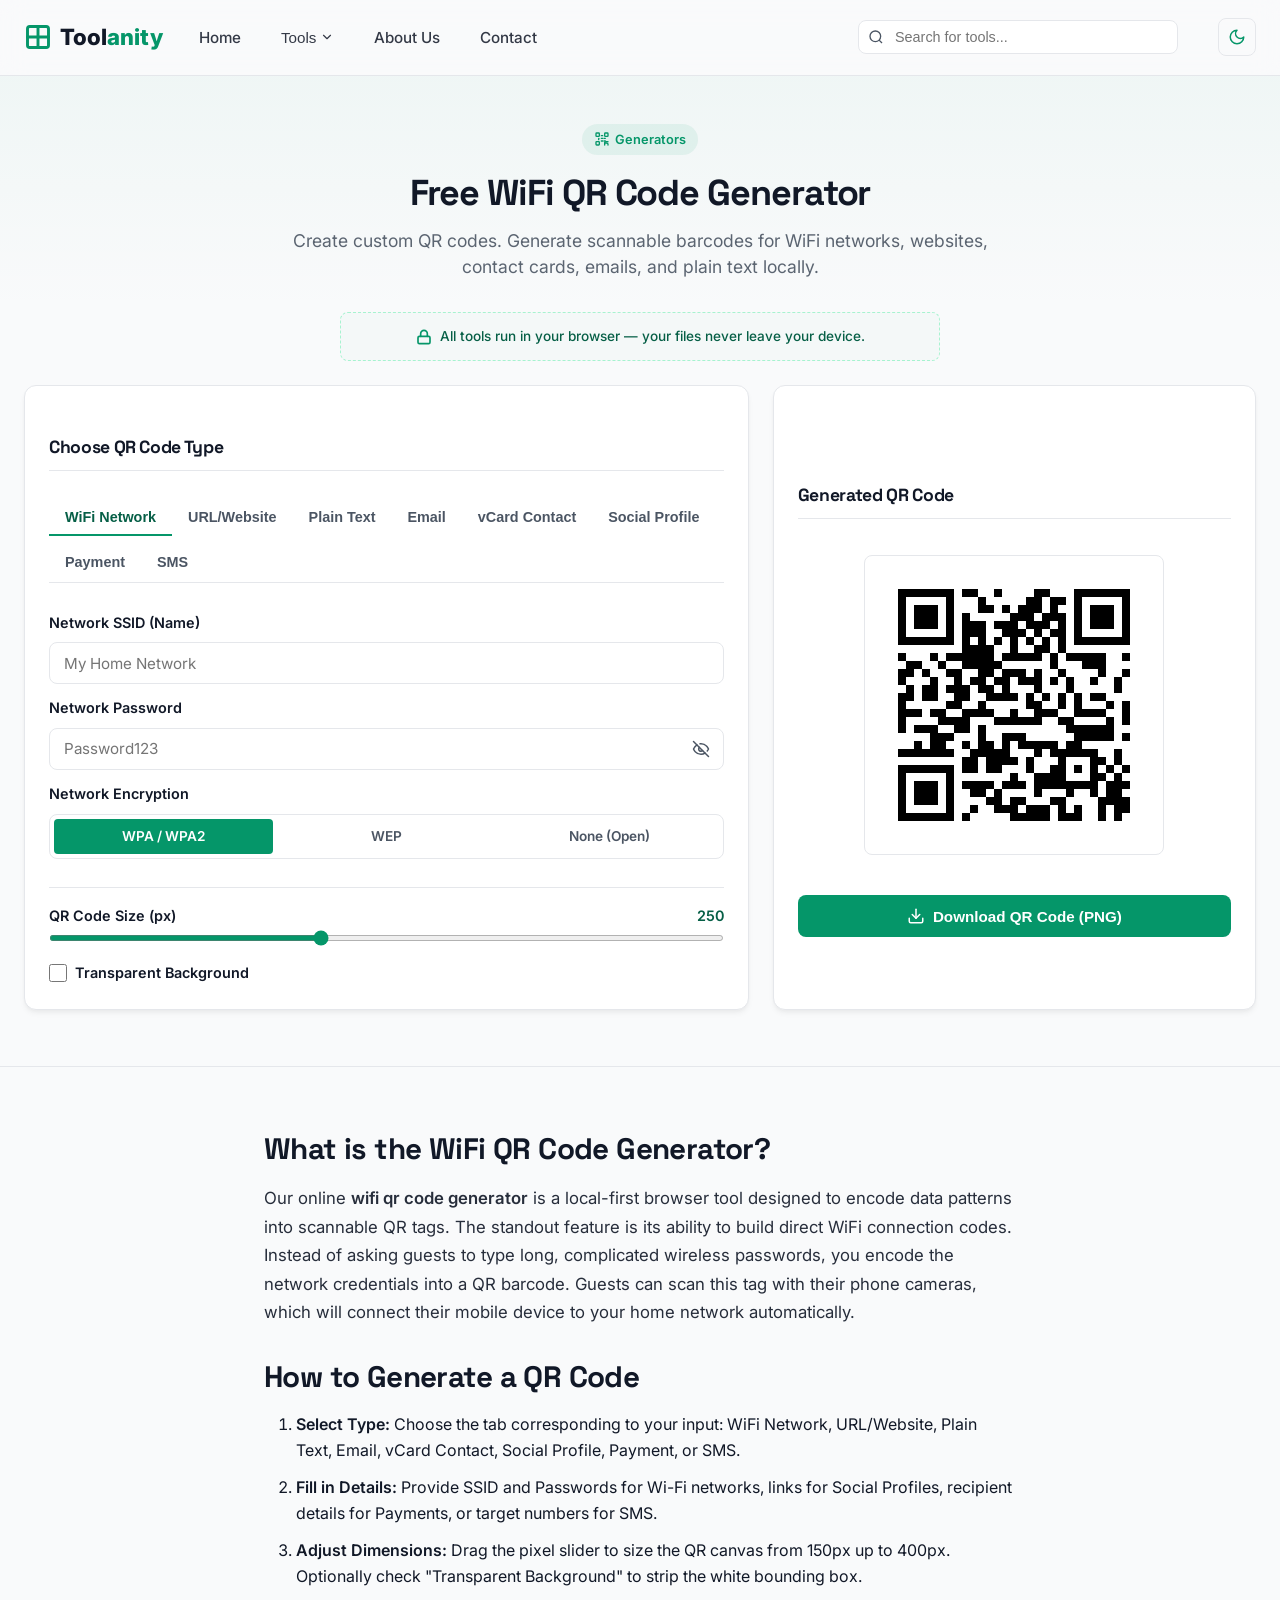
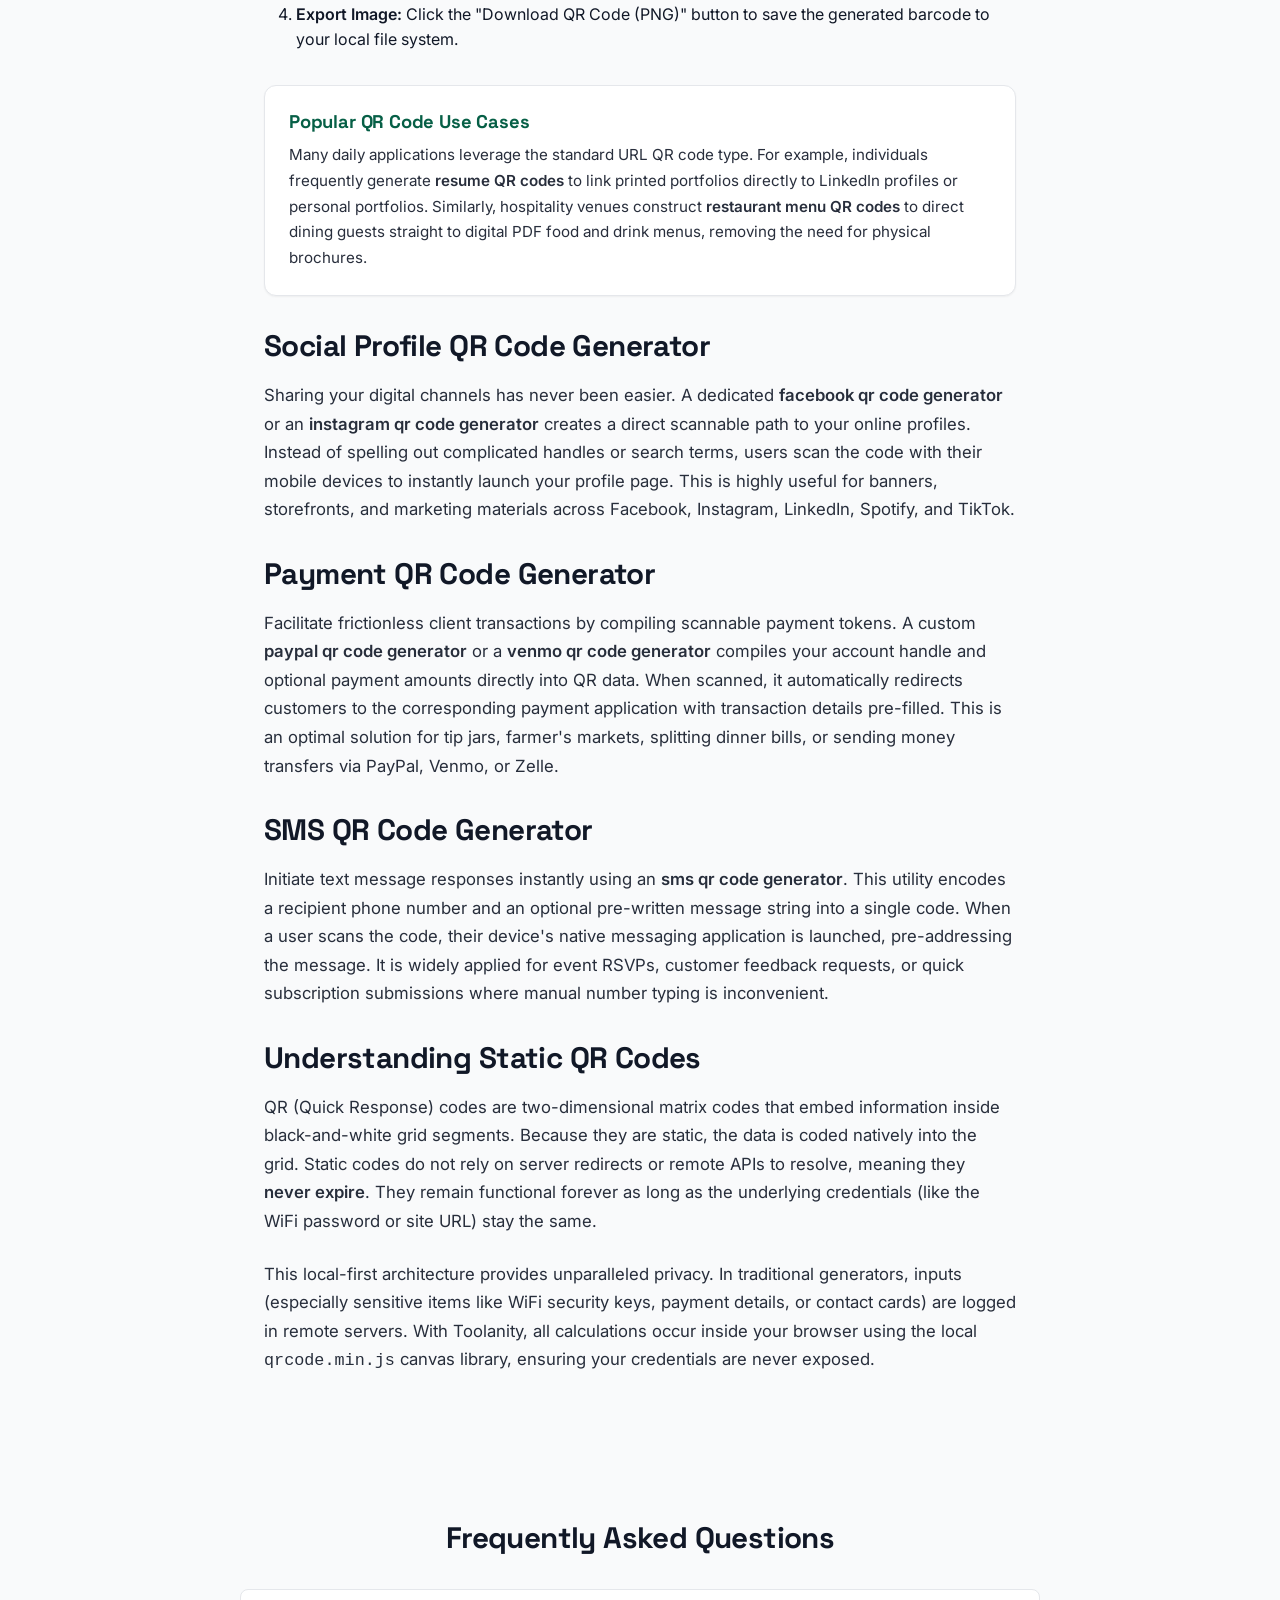
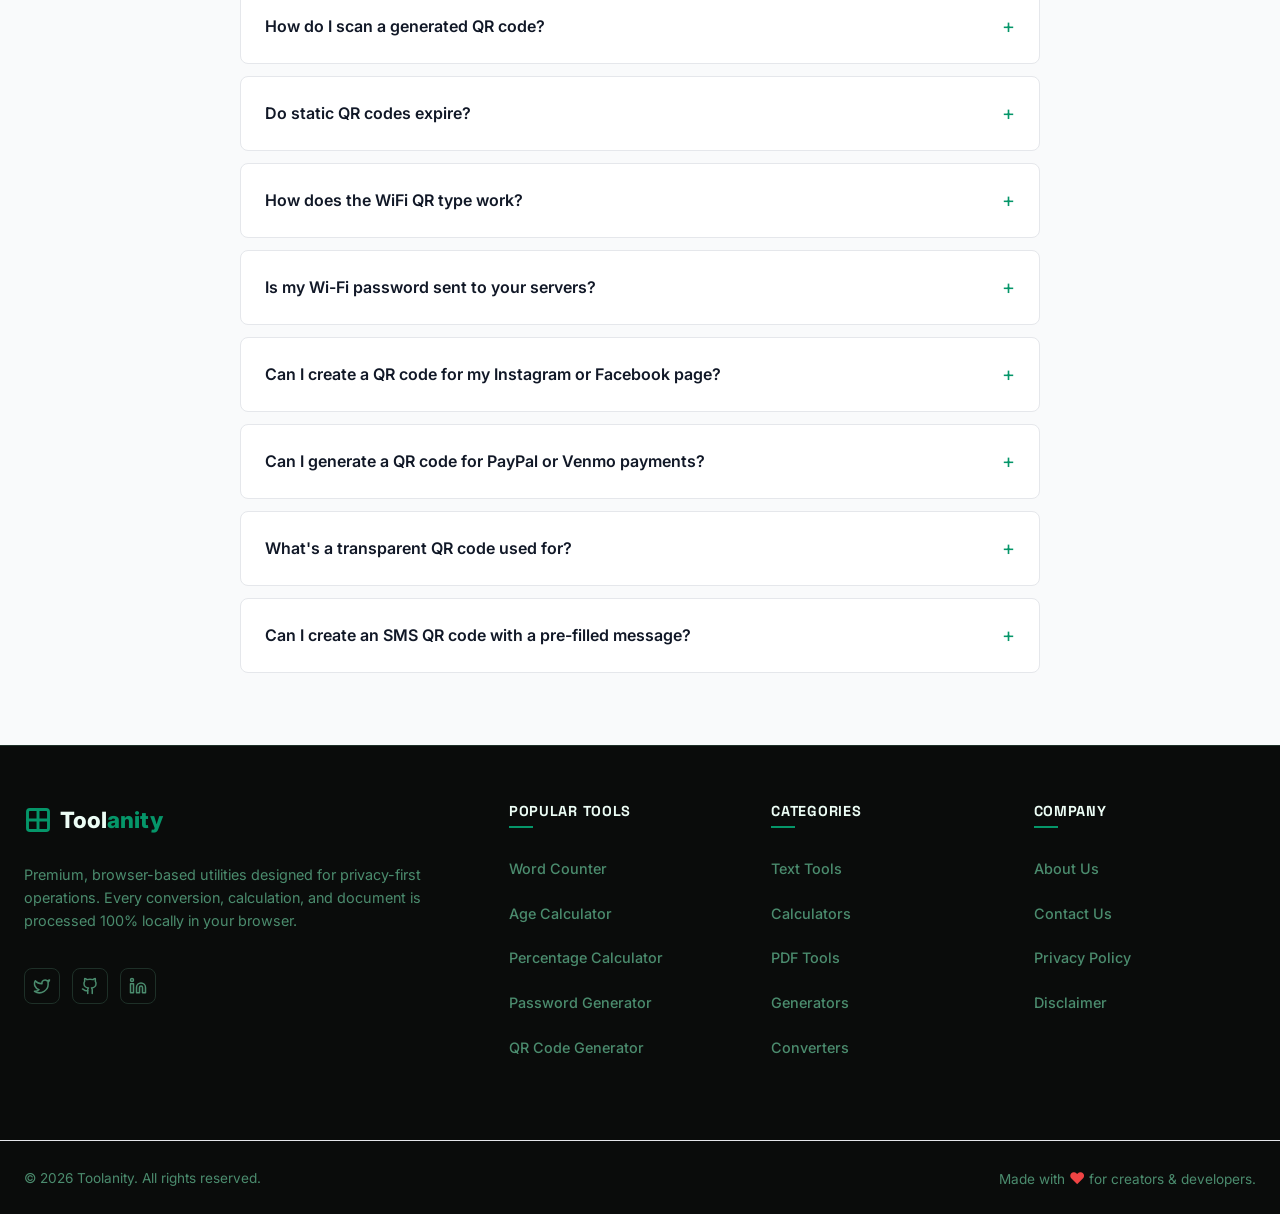
<file: tools/qr-code-generator.html>
<!DOCTYPE html>
<html lang="en">
<head>
  <meta charset="UTF-8">
  <meta name="viewport" content="width=device-width, initial-scale=1.0">
  
  <!-- ==========================================
       SEO METADATA
       ========================================== -->
  <title>Free WiFi QR Code Generator & Multi QR Creator | Toolanity</title>
  <meta name="description" content="Generate a custom WiFi QR code to share networks instantly. Create codes for URLs, contact cards, emails, and plain texts. 100% free and local.">
  
  <link rel="canonical" href="https://toolanity.com/tools/qr-code-generator">
  
  <!-- Open Graph -->
  <meta property="og:type" content="website">
  <meta property="og:url" content="https://toolanity.com/tools/qr-code-generator">
  <meta property="og:title" content="Free WiFi QR Code Generator & Multi QR Creator | Toolanity">
  <meta property="og:description" content="Generate a custom WiFi QR code to share networks instantly. Create codes for URLs, contact cards, emails, and plain texts. 100% free and local.">
  <meta property="og:image" content="https://toolanity.com/assets/images/og-image.png">

  <!-- Twitter -->
  <meta property="twitter:card" content="summary_large_image">
  <meta property="twitter:url" content="https://toolanity.com/tools/qr-code-generator">
  <meta property="twitter:title" content="Free WiFi QR Code Generator & Multi QR Creator | Toolanity">
  <meta property="twitter:description" content="Generate a custom WiFi QR code to share networks instantly. Create codes for URLs, contact cards, emails, and plain texts. 100% free and local.">
  <meta property="twitter:image" content="https://toolanity.com/assets/images/og-image.png">

  <!-- Stylesheets -->
  <link rel="stylesheet" href="../assets/css/variables.css">
  <link rel="stylesheet" href="../assets/css/base.css">
  <link rel="stylesheet" href="../assets/css/components.css">
  <link rel="stylesheet" href="../assets/css/tools.css">

  <link rel="icon" type="image/x-icon" href="../assets/images/favicon.ico">

  <!-- ==========================================
       SCHEMA MARKUP
       ========================================== -->
  <script type="application/ld+json">
  {
    "@context": "https://schema.org",
    "@type": "WebApplication",
    "name": "WiFi QR Code Generator",
    "description": "Generate QR codes for WiFi connections, URLs, contact details, emails, and text. Completely free and secure client-side generator.",
    "applicationCategory": "UtilityApplication",
    "operatingSystem": "Any",
    "offers": {
      "@type": "Offer",
      "price": "0",
      "priceCurrency": "USD"
    }
  }
  </script>

  <script type="application/ld+json">
  {
    "@context": "https://schema.org",
    "@type": "FAQPage",
    "mainEntity": [
      {
        "@type": "Question",
        "name": "How do I scan a generated QR code?",
        "acceptedAnswer": {
          "@type": "Answer",
          "text": "Most modern smartphones have built-in QR readers. Open your phone's camera app, point it at the QR code, and a prompt link or action notification will display on screen. Tap that notification to execute the action."
        }
      },
      {
        "@type": "Question",
        "name": "Do static QR codes expire?",
        "acceptedAnswer": {
          "@type": "Answer",
          "text": "No. Static QR codes do not expire because the input data is encoded directly into the pattern itself. Since there is no server redirect or backend API database involved, they will work indefinitely as long as the encoded details remain valid."
        }
      },
      {
        "@type": "Question",
        "name": "How does the WiFi QR type work?",
        "acceptedAnswer": {
          "@type": "Answer",
          "text": "WiFi QR codes follow a standard format (WIFI:S:SSID;T:WPA;P:PASSWORD;;). When a user scans this barcode with their phone, the mobile operating system parses the credentials and connects the smartphone to the network automatically without manual typing."
        }
      },
      {
        "@type": "Question",
        "name": "Is my Wi-Fi password sent to your servers?",
        "acceptedAnswer": {
          "@type": "Answer",
          "text": "Absolutely not. Toolanity is a local-first platform. Your network names and passwords are processed entirely by local JavaScript inside your browser. The QR code canvas is rendered locally on your device, ensuring complete security."
        }
      },
      {
        "@type": "Question",
        "name": "Can I create a QR code for my Instagram or Facebook page?",
        "acceptedAnswer": {
          "@type": "Answer",
          "text": "Yes, absolutely. By using the Social Profile QR generator, you can select platforms like Facebook, Instagram, LinkedIn, Spotify, or TikTok, input your handle or link, and create a scannable barcode that takes users directly to your social profile."
        }
      },
      {
        "@type": "Question",
        "name": "Can I generate a QR code for PayPal or Venmo payments?",
        "acceptedAnswer": {
          "@type": "Answer",
          "text": "Yes. Our Payment QR code feature encodes scannable links for PayPal, Venmo, and Zelle. When scanned, it opens the corresponding app or page pre-filled with your handle (and optionally a payment amount for PayPal/Venmo), perfect for tip jars or customer checkouts."
        }
      },
      {
        "@type": "Question",
        "name": "What's a transparent QR code used for?",
        "acceptedAnswer": {
          "@type": "Answer",
          "text": "A transparent QR code removes the white background pixels, exporting only the black modules as a PNG with an alpha channel. This is highly useful for designers who want to overlay QR codes onto colored flyers, resumes, menus, or branded business cards without a white box border."
        }
      },
      {
        "@type": "Question",
        "name": "Can I create an SMS QR code with a pre-filled message?",
        "acceptedAnswer": {
          "@type": "Answer",
          "text": "Yes. By selecting the SMS tab, you can enter a recipient mobile number and a pre-written text message. Scanning the QR code automatically opens the device's native SMS app with both fields pre-filled, requiring only one click from the user to send."
        }
      }
    ]
  }
  </script>
</head>
<body>

  <!-- Injected Header Placeholder -->
  <header id="site-header"></header>

  <main>
    <!-- Tool Hero Banner -->
    <section class="tool-hero">
      <div class="container">
        <div class="tool-category-badge">
          <svg xmlns="http://www.w3.org/2000/svg" width="16" height="16" viewBox="0 0 24 24" fill="none" stroke="currentColor" stroke-width="2" stroke-linecap="round" stroke-linejoin="round"><rect width="5" height="5" x="3" y="3" rx="1"/><rect width="5" height="5" x="16" y="3" rx="1"/><rect width="5" height="5" x="3" y="16" rx="1"/><path d="M21 16h-3a2 2 0 0 0-2 2v3"/><path d="M21 21v-1a2 2 0 0 0-2-2h-3"/><path d="M11 7h2"/><path d="M7 11v2"/><path d="M11 11h2"/><path d="M11 15h2"/><path d="M15 11h2"/><path d="M15 15h2"/></svg>
          Generators
        </div>
        <h1>Free WiFi QR Code Generator</h1>
        <p class="tool-tagline">Create custom QR codes. Generate scannable barcodes for WiFi networks, websites, contact cards, emails, and plain text locally.</p>
      </div>
    </section>

    <!-- Tool Workspace -->
    <section class="tool-workspace">
      <div class="container">
        <!-- Trust Banner -->
        <div class="tool-trust-shield">
          <svg xmlns="http://www.w3.org/2000/svg" width="16" height="16" viewBox="0 0 24 24" fill="none" stroke="currentColor" stroke-width="2.5" stroke-linecap="round" stroke-linejoin="round"><rect width="18" height="11" x="3" y="11" rx="2" ry="2"/><path d="M7 11V7a5 5 0 0 1 10 0v4"/></svg>
          <span>All tools run in your browser — your files never leave your device.</span>
        </div>

        <div class="tool-grid">
          
          <!-- Configuration Card -->
          <div class="panel-card">
            <h2 class="panel-card-title">Choose QR Code Type</h2>
            
            <!-- Type Tabs -->
            <div class="tab-container" style="flex-wrap: wrap; gap: 0.5rem 0;">
              <button id="qr-tab-wifi" class="tab-btn active">WiFi Network</button>
              <button id="qr-tab-url" class="tab-btn">URL/Website</button>
              <button id="qr-tab-text" class="tab-btn">Plain Text</button>
              <button id="qr-tab-email" class="tab-btn">Email</button>
              <button id="qr-tab-vcard" class="tab-btn">vCard Contact</button>
              <button id="qr-tab-social" class="tab-btn">Social Profile</button>
              <button id="qr-tab-payment" class="tab-btn">Payment</button>
              <button id="qr-tab-sms" class="tab-btn">SMS</button>
            </div>

            <!-- TAB 1: WIFI CONFIG -->
            <div id="qr-form-wifi" class="checkbox-group">
              <div class="form-group">
                <label for="wifi-ssid" class="form-label">Network SSID (Name)</label>
                <input type="text" id="wifi-ssid" class="form-control" placeholder="My Home Network">
              </div>

              <div class="form-group">
                <label for="wifi-password" class="form-label">Network Password</label>
                <div class="password-input-wrapper" style="position: relative; display: flex; align-items: center; width: 100%;">
                  <input type="password" id="wifi-password" class="form-control" placeholder="Password123" style="padding-right: 2.75rem; width: 100%;">
                  <button type="button" id="toggle-wifi-pass-btn" class="toggle-password-btn" aria-label="Show password" style="position: absolute; right: 8px; background: none; border: none; cursor: pointer; color: var(--color-text-muted); display: flex; align-items: center; justify-content: center; padding: 6px; border-radius: var(--radius-sm); outline: none;">
                    <svg class="eye-icon" xmlns="http://www.w3.org/2000/svg" width="18" height="18" viewBox="0 0 24 24" fill="none" stroke="currentColor" stroke-width="2" stroke-linecap="round" stroke-linejoin="round"><path d="M9.88 9.88a3 3 0 1 0 4.24 4.24"/><path d="M10.73 5.08A10.43 10.43 0 0 1 12 5c7 0 10 7 10 7a13.16 13.16 0 0 1-1.67 2.68"/><path d="M6.61 6.61A13.52 13.52 0 0 0 2 12s3 7 10 7a9.74 9.74 0 0 0 5.39-1.61"/><line x1="2" x2="22" y1="2" y2="22"/></svg>
                  </button>
                </div>
              </div>

              <div class="form-group">
                <label class="form-label">Network Encryption</label>
                <div class="radio-tabs">
                  <label class="radio-tab-label">
                    <input type="radio" name="wifi-security" value="WPA" checked>
                    <span class="radio-tab-text">WPA / WPA2</span>
                  </label>
                  <label class="radio-tab-label">
                    <input type="radio" name="wifi-security" value="WEP">
                    <span class="radio-tab-text">WEP</span>
                  </label>
                  <label class="radio-tab-label">
                    <input type="radio" name="wifi-security" value="nopass">
                    <span class="radio-tab-text">None (Open)</span>
                  </label>
                </div>
              </div>
            </div>

            <!-- TAB 2: URL CONFIG -->
            <div id="qr-form-url" class="checkbox-group hidden">
              <div class="form-group">
                <label for="qr-url" class="form-label">Website URL</label>
                <input type="url" id="qr-url" class="form-control" placeholder="https://example.com">
              </div>
            </div>

            <!-- TAB 3: PLAIN TEXT CONFIG -->
            <div id="qr-form-text" class="checkbox-group hidden">
              <div class="form-group">
                <label for="qr-text" class="form-label">Plain Text Content</label>
                <textarea id="qr-text" class="form-control" placeholder="Type your text content here..." style="min-height: 100px;"></textarea>
              </div>
            </div>

            <!-- TAB 4: EMAIL CONFIG -->
            <div id="qr-form-email" class="checkbox-group hidden">
              <div class="form-row">
                <div class="form-group">
                  <label for="qr-email-to" class="form-label">Recipient Email</label>
                  <input type="email" id="qr-email-to" class="form-control" placeholder="hello@example.com">
                </div>
                <div class="form-group">
                  <label for="qr-email-sub" class="form-label">Email Subject</label>
                  <input type="text" id="qr-email-sub" class="form-control" placeholder="Inquiry">
                </div>
              </div>
              <div class="form-group">
                <label for="qr-email-body" class="form-label">Email Message Body</label>
                <textarea id="qr-email-body" class="form-control" placeholder="Type your pre-filled email message here..." style="min-height: 80px;"></textarea>
              </div>
            </div>

            <!-- TAB 5: VCARD CONFIG -->
            <div id="qr-form-vcard" class="checkbox-group hidden">
              <div class="form-row">
                <div class="form-group">
                  <label for="vcard-fn" class="form-label">First Name</label>
                  <input type="text" id="vcard-fn" class="form-control" placeholder="John">
                </div>
                <div class="form-group">
                  <label for="vcard-ln" class="form-label">Last Name</label>
                  <input type="text" id="vcard-ln" class="form-control" placeholder="Doe">
                </div>
              </div>
              <div class="form-row">
                <div class="form-group">
                  <label for="vcard-phone" class="form-label">Phone Number</label>
                  <input type="tel" id="vcard-phone" class="form-control" placeholder="+1234567890">
                </div>
                <div class="form-group">
                  <label for="vcard-email" class="form-label">Email Address</label>
                  <input type="email" id="vcard-email" class="form-control" placeholder="john@example.com">
                </div>
              </div>
              <div class="form-row">
                <div class="form-group">
                  <label for="vcard-org" class="form-label">Company Name</label>
                  <input type="text" id="vcard-org" class="form-control" placeholder="Acme Corp">
                </div>
                <div class="form-group">
                  <label for="vcard-url" class="form-label">Website URL</label>
                  <input type="url" id="vcard-url" class="form-control" placeholder="https://acme.com">
                </div>
              </div>
            </div>

            <!-- TAB 6: SOCIAL PROFILE CONFIG -->
            <div id="qr-form-social" class="checkbox-group hidden">
              <div class="form-group">
                <label for="social-platform" class="form-label">Social Platform</label>
                <select id="social-platform" class="form-control">
                  <option value="facebook" selected>Facebook</option>
                  <option value="instagram">Instagram</option>
                  <option value="linkedin">LinkedIn</option>
                  <option value="spotify">Spotify</option>
                  <option value="tiktok">TikTok</option>
                </select>
              </div>
              <div class="form-group">
                <label id="social-handle-label" for="social-handle" class="form-label">Facebook Profile/Page URL</label>
                <input type="text" id="social-handle" class="form-control" placeholder="https://facebook.com/username">
              </div>
            </div>

            <!-- TAB 7: PAYMENT CONFIG -->
            <div id="qr-form-payment" class="checkbox-group hidden">
              <div class="form-row">
                <div class="form-group">
                  <label for="payment-method" class="form-label">Payment Platform</label>
                  <select id="payment-method" class="form-control">
                    <option value="paypal" selected>PayPal</option>
                    <option value="venmo">Venmo</option>
                    <option value="zelle">Zelle</option>
                  </select>
                </div>
                <div class="form-group">
                  <label id="payment-handle-label" for="payment-handle" class="form-label">PayPal Username or PayPal.me Link</label>
                  <input type="text" id="payment-handle" class="form-control" placeholder="https://paypal.me/username">
                </div>
              </div>
              <div class="form-row" id="payment-extra-row">
                <div class="form-group" id="payment-amount-group">
                  <label for="payment-amount" class="form-label">Amount (Optional, $)</label>
                  <input type="number" id="payment-amount" class="form-control" placeholder="10.00" min="0" step="any">
                </div>
                <div class="form-group hidden" id="zelle-name-group">
                  <label for="zelle-name" class="form-label">Recipient Display Name (Optional)</label>
                  <input type="text" id="zelle-name" class="form-control" placeholder="John Doe">
                </div>
              </div>
            </div>

            <!-- TAB 8: SMS CONFIG -->
            <div id="qr-form-sms" class="checkbox-group hidden">
              <div class="form-group">
                <label for="sms-phone" class="form-label">Phone Number (Include country code)</label>
                <input type="tel" id="sms-phone" class="form-control" placeholder="+15551234567">
              </div>
              <div class="form-group">
                <label for="sms-message" class="form-label">Pre-filled Message (Optional)</label>
                <textarea id="sms-message" class="form-control" placeholder="Type pre-filled text here..." style="min-height: 80px;"></textarea>
              </div>
            </div>

            <!-- Common Design controls -->
            <div style="border-top: 1px solid var(--color-border); padding-top: 1rem; margin-top: 0.5rem; display: flex; flex-direction: column; gap: 1rem;">
              <div class="slider-container">
                <div class="slider-header">
                  <label for="qr-size-slider" class="form-label">QR Code Size (px)</label>
                  <span id="qr-size-val" class="slider-value">250</span>
                </div>
                <input type="range" id="qr-size-slider" class="slider-control" min="150" max="400" step="10" value="250">
              </div>
              <div class="checkbox-group-row" style="display: flex; align-items: center; gap: 0.5rem; margin-top: 0.25rem;">
                <input type="checkbox" id="qr-transparent-toggle" class="form-checkbox" style="width: 18px; height: 18px; cursor: pointer; accent-color: var(--color-accent);">
                <label for="qr-transparent-toggle" class="form-label" style="margin-bottom: 0; cursor: pointer; font-size: 0.9rem;">Transparent Background</label>
              </div>
            </div>
          </div>

          <!-- Preview & Download Card -->
          <div class="panel-card" style="align-items: center; justify-content: center;">
            <h2 class="panel-card-title" style="width: 100%;">Generated QR Code</h2>
            
            <div class="qr-preview-container">
              <canvas id="qr-canvas"></canvas>
            </div>

            <div class="action-bar" style="width: 100%; margin-top: 1.25rem;">
              <button id="download-qr-btn" class="btn btn-primary" style="width: 100%;">
                <svg xmlns="http://www.w3.org/2000/svg" width="18" height="18" viewBox="0 0 24 24" fill="none" stroke="currentColor" stroke-width="2" stroke-linecap="round" stroke-linejoin="round"><path d="M21 15v4a2 2 0 0 1-2 2H5a2 2 0 0 1-2-2v-4"/><polyline points="7 10 12 15 17 10"/><line x1="12" y1="15" x2="12" y2="3"/></svg>
                Download QR Code (PNG)
              </button>
            </div>
          </div>

        </div>
      </div>
    </section>

    <!-- SEO Explainer -->
    <section class="tool-explainer">
      <div class="container explainer-content">
        <h2>What is the WiFi QR Code Generator?</h2>
        <p>Our online <strong>wifi qr code generator</strong> is a local-first browser tool designed to encode data patterns into scannable QR tags. The standout feature is its ability to build direct WiFi connection codes. Instead of asking guests to type long, complicated wireless passwords, you encode the network credentials into a QR barcode. Guests can scan this tag with their phone cameras, which will connect their mobile device to your home network automatically.</p>
        
        <h2>How to Generate a QR Code</h2>
        <ol>
          <li><strong>Select Type:</strong> Choose the tab corresponding to your input: WiFi Network, URL/Website, Plain Text, Email, vCard Contact, Social Profile, Payment, or SMS.</li>
          <li><strong>Fill in Details:</strong> Provide SSID and Passwords for Wi-Fi networks, links for Social Profiles, recipient details for Payments, or target numbers for SMS.</li>
          <li><strong>Adjust Dimensions:</strong> Drag the pixel slider to size the QR canvas from 150px up to 400px. Optionally check "Transparent Background" to strip the white bounding box.</li>
          <li><strong>Export Image:</strong> Click the "Download QR Code (PNG)" button to save the generated barcode to your local file system.</li>
        </ol>

        <div style="background-color: var(--color-surface); border: 1px solid var(--color-border); border-radius: var(--radius-lg); padding: 1.5rem; margin: 2rem 0; box-shadow: var(--shadow-sm);">
          <h3 style="margin-top: 0; color: var(--color-accent-hover); font-size: 1.15rem;">Popular QR Code Use Cases</h3>
          <p style="margin-bottom: 0; font-size: 0.95rem;">Many daily applications leverage the standard URL QR code type. For example, individuals frequently generate <strong>resume QR codes</strong> to link printed portfolios directly to LinkedIn profiles or personal portfolios. Similarly, hospitality venues construct <strong>restaurant menu QR codes</strong> to direct dining guests straight to digital PDF food and drink menus, removing the need for physical brochures.</p>
        </div>

        <h2>Social Profile QR Code Generator</h2>
        <p>Sharing your digital channels has never been easier. A dedicated <strong>facebook qr code generator</strong> or an <strong>instagram qr code generator</strong> creates a direct scannable path to your online profiles. Instead of spelling out complicated handles or search terms, users scan the code with their mobile devices to instantly launch your profile page. This is highly useful for banners, storefronts, and marketing materials across Facebook, Instagram, LinkedIn, Spotify, and TikTok.</p>

        <h2>Payment QR Code Generator</h2>
        <p>Facilitate frictionless client transactions by compiling scannable payment tokens. A custom <strong>paypal qr code generator</strong> or a <strong>venmo qr code generator</strong> compiles your account handle and optional payment amounts directly into QR data. When scanned, it automatically redirects customers to the corresponding payment application with transaction details pre-filled. This is an optimal solution for tip jars, farmer's markets, splitting dinner bills, or sending money transfers via PayPal, Venmo, or Zelle.</p>

        <h2>SMS QR Code Generator</h2>
        <p>Initiate text message responses instantly using an <strong>sms qr code generator</strong>. This utility encodes a recipient phone number and an optional pre-written message string into a single code. When a user scans the code, their device's native messaging application is launched, pre-addressing the message. It is widely applied for event RSVPs, customer feedback requests, or quick subscription submissions where manual number typing is inconvenient.</p>

        <h2>Understanding Static QR Codes</h2>
        <p>QR (Quick Response) codes are two-dimensional matrix codes that embed information inside black-and-white grid segments. Because they are static, the data is coded natively into the grid. Static codes do not rely on server redirects or remote APIs to resolve, meaning they <strong>never expire</strong>. They remain functional forever as long as the underlying credentials (like the WiFi password or site URL) stay the same.</p>

        <p>This local-first architecture provides unparalleled privacy. In traditional generators, inputs (especially sensitive items like WiFi security keys, payment details, or contact cards) are logged in remote servers. With Toolanity, all calculations occur inside your browser using the local <code>qrcode.min.js</code> canvas library, ensuring your credentials are never exposed.</p>
      </div>
    </section>

    <!-- FAQs -->
    <section class="faq-section">
      <div class="container">
        <h2>Frequently Asked Questions</h2>
        <div class="faq-accordion">
          
          <details class="faq-item">
            <summary>How do I scan a generated QR code?</summary>
            <div class="faq-answer">
              <p>Simply open your mobile phone's built-in camera app, center the QR code inside the viewfinder, and wait a second. Your phone's operating system will detect the pattern and render a banner popup. Tap the banner to execute the action (such as loading the site URL or connecting to the WiFi network).</p>
            </div>
          </details>

          <details class="faq-item">
            <summary>Do static QR codes expire?</summary>
            <div class="faq-answer">
              <p>No. Static QR codes never expire. Because all values (such as network keys or emails) are embedded directly inside the pixel dots, they will function indefinitely. There are no external databases or redirection servers involved.</p>
            </div>
          </details>

          <details class="faq-item">
            <summary>How does the WiFi QR type work?</summary>
            <div class="faq-answer">
              <p>When you fill in the WiFi settings, our generator compiles the data into the official string format: <code>WIFI:S:SSID_Name;T:WPA;P:Password_Key;;</code>. When a phone scans this string, its camera app interprets the structure as network settings, prompts the user to join, and establishes the connection automatically.</p>
            </div>
          </details>

          <details class="faq-item">
            <summary>Is my Wi-Fi password sent to your servers?</summary>
            <div class="faq-answer">
              <p>No. Absolutely not. The generator uses local JavaScript libraries to compute and render the canvas elements. Your wireless passwords and credentials remain strictly inside your browser memory, keeping your network connection secure.</p>
            </div>
          </details>

          <details class="faq-item">
            <summary>Can I create a QR code for my Instagram or Facebook page?</summary>
            <div class="faq-answer">
              <p>Yes, absolutely. By using the Social Profile QR generator, you can select platforms like Facebook, Instagram, LinkedIn, Spotify, or TikTok, input your handle or link, and create a scannable barcode that takes users directly to your social profile.</p>
            </div>
          </details>

          <details class="faq-item">
            <summary>Can I generate a QR code for PayPal or Venmo payments?</summary>
            <div class="faq-answer">
              <p>Yes. Our Payment QR code feature encodes scannable links for PayPal, Venmo, and Zelle. When scanned, it opens the corresponding app or page pre-filled with your handle (and optionally a payment amount for PayPal/Venmo), perfect for tip jars or customer checkouts.</p>
            </div>
          </details>

          <details class="faq-item">
            <summary>What's a transparent QR code used for?</summary>
            <div class="faq-answer">
              <p>A transparent QR code removes the white background pixels, exporting only the black modules as a PNG with an alpha channel. This is highly useful for designers who want to overlay QR codes onto colored flyers, resumes, menus, or branded business cards without a white box border.</p>
            </div>
          </details>

          <details class="faq-item">
            <summary>Can I create an SMS QR code with a pre-filled message?</summary>
            <div class="faq-answer">
              <p>Yes. By selecting the SMS tab, you can enter a recipient mobile number and a pre-written text message. Scanning the QR code automatically opens the device's native SMS app with both fields pre-filled, requiring only one click from the user to send.</p>
            </div>
          </details>

        </div>
      </div>
    </section>
  </main>

  <!-- Injected Footer Placeholder -->
  <footer id="site-footer"></footer>

  <!-- Scripts -->
  <script src="../assets/js/tools-data.js"></script>
  <!-- Local QR code helper library (QRious) -->
  <script src="../assets/js/qrcode.min.js"></script>
  
  <script src="../assets/js/theme-toggle.js"></script>
  <script src="../assets/js/header.js"></script>
  <script src="../assets/js/footer.js"></script>
  <script src="../assets/js/nav-mega-menu.js"></script>
  <script src="../assets/js/tools/qr-code-generator.js"></script>
</body>
</html>
</file>
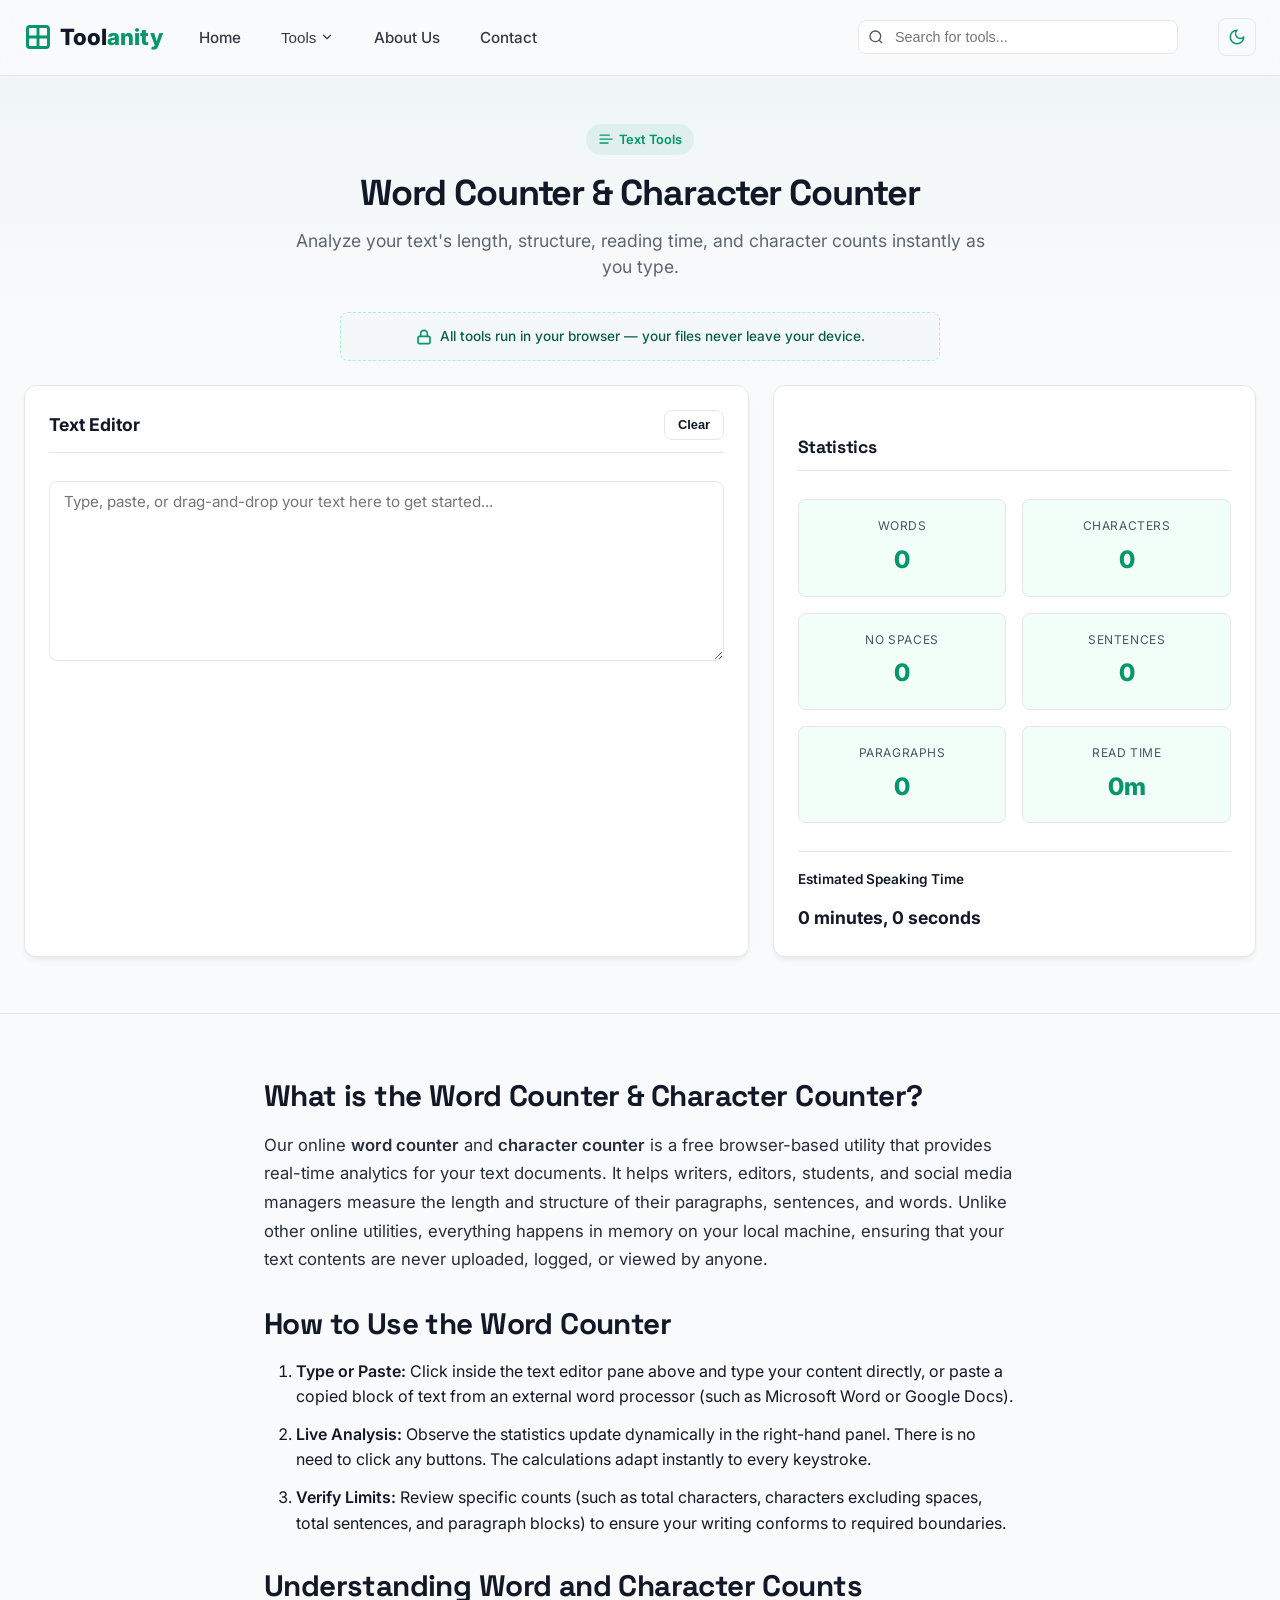
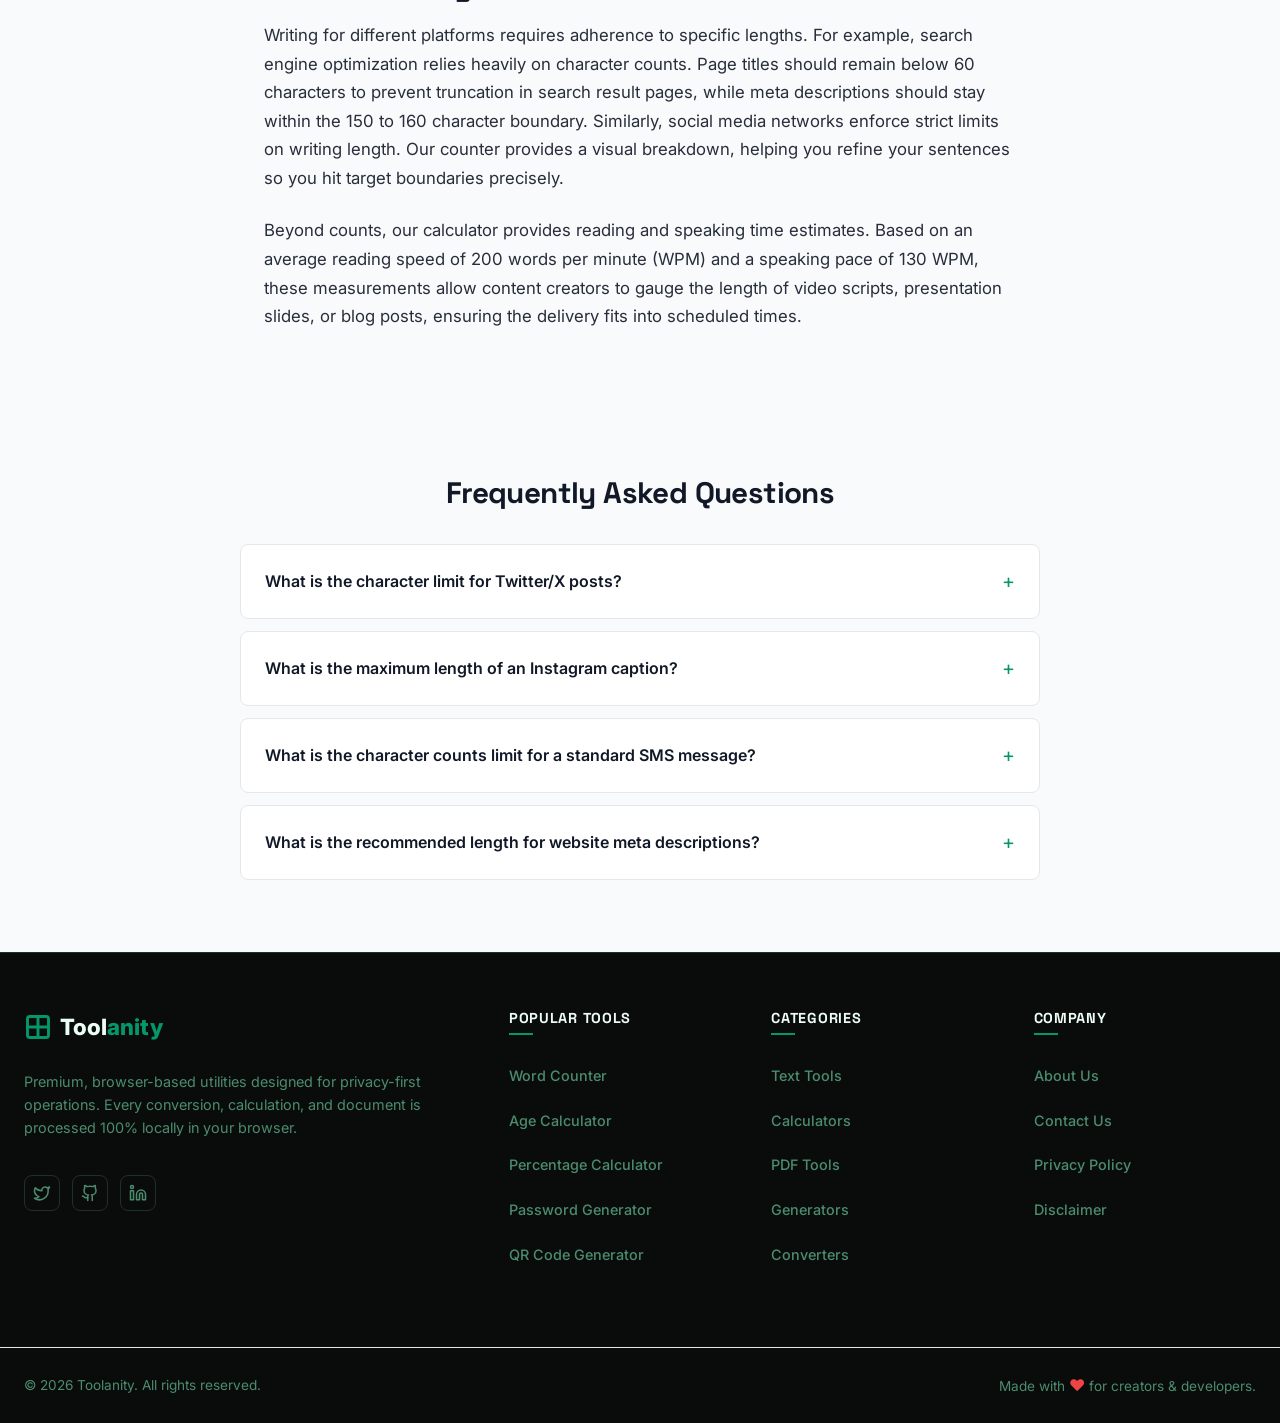
<file: tools/word-counter.html>
<!DOCTYPE html>
<html lang="en">
<head>
  <meta charset="UTF-8">
  <meta name="viewport" content="width=device-width, initial-scale=1.0">
  
  <!-- ==========================================
       SEO METADATA
       ========================================== -->
  <title>Free Word Counter & Character Counter Tool | Toolanity</title>
  <meta name="description" content="Use our free word counter and character counter to analyze character counts, sentences, paragraphs, and reading times in real time. Local-first and secure.">
  
  <link rel="canonical" href="https://toolanity.com/tools/word-counter">
  
  <!-- Open Graph -->
  <meta property="og:type" content="website">
  <meta property="og:url" content="https://toolanity.com/tools/word-counter">
  <meta property="og:title" content="Free Word Counter & Character Counter Tool | Toolanity">
  <meta property="og:description" content="Use our free word counter and character counter to analyze character counts, sentences, paragraphs, and reading times in real time. Local-first and secure.">
  <meta property="og:image" content="https://toolanity.com/assets/images/og-image.png">

  <!-- Twitter -->
  <meta property="twitter:card" content="summary_large_image">
  <meta property="twitter:url" content="https://toolanity.com/tools/word-counter">
  <meta property="twitter:title" content="Free Word Counter & Character Counter Tool | Toolanity">
  <meta property="twitter:description" content="Use our free word counter and character counter to analyze character counts, sentences, paragraphs, and reading times in real time. Local-first and secure.">
  <meta property="twitter:image" content="https://toolanity.com/assets/images/og-image.png">

  <!-- Stylesheets -->
  <link rel="stylesheet" href="../assets/css/variables.css">
  <link rel="stylesheet" href="../assets/css/base.css">
  <link rel="stylesheet" href="../assets/css/components.css">
  <link rel="stylesheet" href="../assets/css/tools.css">

  <link rel="icon" type="image/x-icon" href="../assets/images/favicon.ico">

  <!-- ==========================================
       SCHEMA MARKUP
       ========================================== -->
  <script type="application/ld+json">
  {
    "@context": "https://schema.org",
    "@type": "WebApplication",
    "name": "Word Counter & Character Counter",
    "description": "Analyze character counts, word counts, sentence lengths, paragraphs, reading speeds, and writing stats dynamically in your browser.",
    "applicationCategory": "UtilityApplication",
    "operatingSystem": "Any",
    "offers": {
      "@type": "Offer",
      "price": "0",
      "priceCurrency": "USD"
    }
  }
  </script>

  <script type="application/ld+json">
  {
    "@context": "https://schema.org",
    "@type": "FAQPage",
    "mainEntity": [
      {
        "@type": "Question",
        "name": "What is the character limit for Twitter/X posts?",
        "acceptedAnswer": {
          "@type": "Answer",
          "text": "For standard free users, the Twitter (X) character limit is 280 characters. For Premium subscribers, the limit is expanded up to 25,000 characters."
        }
      },
      {
        "@type": "Question",
        "name": "What is the maximum length of an Instagram caption?",
        "acceptedAnswer": {
          "@type": "Answer",
          "text": "Instagram allows captions of up to 2,200 characters. However, Instagram truncates the caption with a 'more' button after 125 characters, so keeping important keywords early is advised."
        }
      },
      {
        "@type": "Question",
        "name": "What is the character counts limit for a standard SMS message?",
        "acceptedAnswer": {
          "@type": "Answer",
          "text": "A standard SMS message has a limit of 160 characters. Messages exceeding this length are split and transmitted as multiple messages, which might incur additional provider charges."
        }
      },
      {
        "@type": "Question",
        "name": "What is the recommended length for website meta descriptions?",
        "acceptedAnswer": {
          "@type": "Answer",
          "text": "Search engines like Google generally truncate meta descriptions to about 150 to 160 characters. Keeping your meta description inside this limit ensures it displays clearly in search results."
        }
      }
    ]
  }
  </script>
</head>
<body>

  <!-- Injected Header Placeholder -->
  <header id="site-header"></header>

  <main>
    <!-- Tool Hero Banner -->
    <section class="tool-hero">
      <div class="container">
        <div class="tool-category-badge">
          <svg xmlns="http://www.w3.org/2000/svg" width="16" height="16" viewBox="0 0 24 24" fill="none" stroke="currentColor" stroke-width="2" stroke-linecap="round" stroke-linejoin="round"><path d="M17 6.1H3"/><path d="M21 12.1H3"/><path d="M15.1 18H3"/></svg>
          Text Tools
        </div>
        <h1>Word Counter &amp; Character Counter</h1>
        <p class="tool-tagline">Analyze your text's length, structure, reading time, and character counts instantly as you type.</p>
      </div>
    </section>

    <!-- Tool Workspace -->
    <section class="tool-workspace">
      <div class="container">
        <!-- Trust Banner -->
        <div class="tool-trust-shield">
          <svg xmlns="http://www.w3.org/2000/svg" width="16" height="16" viewBox="0 0 24 24" fill="none" stroke="currentColor" stroke-width="2.5" stroke-linecap="round" stroke-linejoin="round"><rect width="18" height="11" x="3" y="11" rx="2" ry="2"/><path d="M7 11V7a5 5 0 0 1 10 0v4"/></svg>
          <span>All tools run in your browser — your files never leave your device.</span>
        </div>

        <div class="tool-grid">
          
          <!-- Input Card -->
          <div class="panel-card">
            <div class="panel-card-title">
              <span>Text Editor</span>
              <button id="clear-text-btn" class="btn btn-secondary" style="padding: 0.4rem 0.8rem; font-size: 0.8rem;">Clear</button>
            </div>
            
            <div class="form-group">
              <label for="word-counter-textarea" class="visually-hidden">Text to count</label>
              <textarea id="word-counter-textarea" class="form-control" placeholder="Type, paste, or drag-and-drop your text here to get started..."></textarea>
            </div>
          </div>

          <!-- Output Panel Card -->
          <div class="panel-card">
            <h2 class="panel-card-title">Statistics</h2>
            
            <div class="results-grid">
              <div class="result-card">
                <div class="result-label">Words</div>
                <div id="count-words" class="result-value">0</div>
              </div>
              <div class="result-card">
                <div class="result-label">Characters</div>
                <div id="count-chars" class="result-value">0</div>
              </div>
              <div class="result-card">
                <div class="result-label">No Spaces</div>
                <div id="count-chars-nospace" class="result-value">0</div>
              </div>
              <div class="result-card">
                <div class="result-label">Sentences</div>
                <div id="count-sentences" class="result-value">0</div>
              </div>
              <div class="result-card">
                <div class="result-label">Paragraphs</div>
                <div id="count-paragraphs" class="result-value">0</div>
              </div>
              <div class="result-card">
                <div class="result-label">Read Time</div>
                <div id="count-readtime" class="result-value">0m</div>
              </div>
            </div>

            <div class="form-group" style="margin-top: 0.5rem; border-top: 1px solid var(--color-border); padding-top: 1rem; gap: 0.75rem;">
              <div class="form-label" style="font-size: 0.85rem;">Estimated Speaking Time</div>
              <div id="count-speaktime" style="font-weight: 700; color: var(--color-text-primary); font-size: 1.1rem;">0 minutes, 0 seconds</div>
            </div>
          </div>

        </div>
      </div>
    </section>

    <!-- SEO Explainer -->
    <section class="tool-explainer">
      <div class="container explainer-content">
        <h2>What is the Word Counter &amp; Character Counter?</h2>
        <p>Our online <strong>word counter</strong> and <strong>character counter</strong> is a free browser-based utility that provides real-time analytics for your text documents. It helps writers, editors, students, and social media managers measure the length and structure of their paragraphs, sentences, and words. Unlike other online utilities, everything happens in memory on your local machine, ensuring that your text contents are never uploaded, logged, or viewed by anyone.</p>
        
        <h2>How to Use the Word Counter</h2>
        <ol>
          <li><strong>Type or Paste:</strong> Click inside the text editor pane above and type your content directly, or paste a copied block of text from an external word processor (such as Microsoft Word or Google Docs).</li>
          <li><strong>Live Analysis:</strong> Observe the statistics update dynamically in the right-hand panel. There is no need to click any buttons. The calculations adapt instantly to every keystroke.</li>
          <li><strong>Verify Limits:</strong> Review specific counts (such as total characters, characters excluding spaces, total sentences, and paragraph blocks) to ensure your writing conforms to required boundaries.</li>
        </ol>

        <h2>Understanding Word and Character Counts</h2>
        <p>Writing for different platforms requires adherence to specific lengths. For example, search engine optimization relies heavily on character counts. Page titles should remain below 60 characters to prevent truncation in search result pages, while meta descriptions should stay within the 150 to 160 character boundary. Similarly, social media networks enforce strict limits on writing length. Our counter provides a visual breakdown, helping you refine your sentences so you hit target boundaries precisely.</p>

        <p>Beyond counts, our calculator provides reading and speaking time estimates. Based on an average reading speed of 200 words per minute (WPM) and a speaking pace of 130 WPM, these measurements allow content creators to gauge the length of video scripts, presentation slides, or blog posts, ensuring the delivery fits into scheduled times.</p>
      </div>
    </section>

    <!-- FAQs -->
    <section class="faq-section">
      <div class="container">
        <h2>Frequently Asked Questions</h2>
        <div class="faq-accordion">
          
          <details class="faq-item">
            <summary>What is the character limit for Twitter/X posts?</summary>
            <div class="faq-answer">
              <p>For standard free accounts, the character limit is <strong>280 characters</strong> per post. For users subscribed to X Premium, the boundary is expanded to <strong>25,000 characters</strong>. Keeping track of character counts ensures your posts fit the required layout without unexpected cuts.</p>
            </div>
          </details>

          <details class="faq-item">
            <summary>What is the maximum length of an Instagram caption?</summary>
            <div class="faq-answer">
              <p>Instagram allows write-ups of up to <strong>2,200 characters</strong>. However, captions are truncated with a "... more" link in the feed after the first <strong>125 characters</strong>, so it is highly recommended to place your primary hook and calls-to-action in the first sentence.</p>
            </div>
          </details>

          <details class="faq-item">
            <summary>What is the character counts limit for a standard SMS message?</summary>
            <div class="faq-answer">
              <p>A single SMS text message has a limit of <strong>160 characters</strong>. If your writing exceeds this length, it will automatically be split into multiple texts, which may increase cellular delivery costs.</p>
            </div>
          </details>

          <details class="faq-item">
            <summary>What is the recommended length for website meta descriptions?</summary>
            <div class="faq-answer">
              <p>For optimal SEO display, meta descriptions should be kept between <strong>150 and 160 characters</strong>. Exceeding this range causes search engines to truncate the trailing text with ellipses, which might diminish search click-through rates.</p>
            </div>
          </details>

        </div>
      </div>
    </section>
  </main>

  <!-- Injected Footer Placeholder -->
  <footer id="site-footer"></footer>

  <!-- Scripts -->
  <script src="../assets/js/tools-data.js"></script>
  <script src="../assets/js/theme-toggle.js"></script>
  <script src="../assets/js/header.js"></script>
  <script src="../assets/js/footer.js"></script>
  <script src="../assets/js/nav-mega-menu.js"></script>
  <script src="../assets/js/tools/word-counter.js"></script>
</body>
</html>
</file>
<file: assets/css/variables.css>
@import url('https://fonts.googleapis.com/css2?family=Inter:wght@400;500;600&family=Space+Grotesk:wght@600;700;800&display=swap');

:root {
  /* DARK MODE (default) */
  --color-bg: #0A0C0B;
  --color-surface: #111714;       /* cards, nav, header/footer background */
  --color-border: #1E3028;
  --color-border-emerald: #1E3028;
  --color-accent: #059669;        /* primary buttons, links */
  --color-accent-hover: #34D399;  /* hover state, icon highlights */
  --color-accent-deep: #064E3B;   /* badge backgrounds */
  --color-premium: #F59E0B;       /* gold accent - premium/upgrade only */
  --color-premium-bg: #3D2606;
  --color-premium-text: #FBBF24;
  --color-text-primary: #ECFDF5;
  --color-text-muted: #4B8C6E;
  --color-badge-free-bg: #1B2E24;
  --color-badge-free-text: #34D399;
  
  /* Layout and Tokens */
  --font-sans: 'Inter', -apple-system, BlinkMacSystemFont, "Segoe UI", Roboto, Helvetica, Arial, sans-serif;
  --font-heading: 'Space Grotesk', -apple-system, BlinkMacSystemFont, "Segoe UI", Roboto, Helvetica, Arial, sans-serif;
  
  --radius-sm: 4px;
  --radius-md: 8px;
  --radius-lg: 12px;
  --radius-xl: 16px;
  
  --shadow-sm: 0 1px 2px 0 rgba(0, 0, 0, 0.4);
  --shadow-md: 0 4px 6px -1px rgba(0, 0, 0, 0.3), 0 2px 4px -1px rgba(0, 0, 0, 0.15);
  --shadow-lg: 0 10px 15px -3px rgba(0, 0, 0, 0.5), 0 4px 6px -2px rgba(0, 0, 0, 0.25);
  --shadow-glow: 0 10px 30px -10px rgba(5, 150, 105, 0.25), 0 0 15px rgba(5, 150, 105, 0.05);
  
  --transition-speed: 200ms;
  --transition-ease: cubic-bezier(0.4, 0, 0.2, 1);
  
  --max-width: 1280px;
}

[data-theme="light"] {
  /* LIGHT MODE - Refined high-contrast neutral gray/white base */
  --color-bg: #F9FAFB;
  --color-surface: #FFFFFF;
  --color-border: #E5E7EB;
  --color-border-emerald: #A7F3D0;
  --color-accent: #059669;
  --color-accent-hover: #065F46;  /* deep emerald for hover in light mode */
  --color-accent-deep: #022C22;
  --color-premium: #D97706;
  --color-premium-bg: #FEF3C7;
  --color-premium-text: #92400E;
  --color-text-primary: #111827;  /* High contrast dark neutral */
  --color-text-muted: #4B5563;     /* Muted neutral instead of green */
  --color-badge-free-bg: #D1FAE5;
  --color-badge-free-text: #065F46;
  
  --shadow-sm: 0 1px 2px 0 rgba(0, 0, 0, 0.05);
  --shadow-md: 0 4px 6px -1px rgba(0, 0, 0, 0.05), 0 2px 4px -1px rgba(0, 0, 0, 0.03);
  --shadow-lg: 0 10px 15px -3px rgba(0, 0, 0, 0.04), 0 4px 6px -2px rgba(0, 0, 0, 0.02);
  --shadow-glow: 0 10px 30px -10px rgba(5, 150, 105, 0.12);
}
</file>
<file: assets/css/base.css>
/* Base resets and defaults */
*, *::before, *::after {
  box-sizing: border-box;
  margin: 0;
  padding: 0;
}

html {
  font-family: var(--font-sans);
  font-size: 16px;
  line-height: 1.65;
  color: var(--color-text-primary);
  background-color: var(--color-bg);
  scroll-behavior: smooth;
}

body {
  min-height: 100vh;
  display: flex;
  flex-direction: column;
  text-rendering: optimizeLegibility;
  -webkit-font-smoothing: antialiased;
  -moz-osx-font-smoothing: grayscale;
  transition: background-color var(--transition-speed) var(--transition-ease),
              color var(--transition-speed) var(--transition-ease),
              border-color var(--transition-speed) var(--transition-ease);
}

main {
  flex: 1;
  width: 100%;
}

/* Accessibility - custom visible focus ring */
*:focus-visible {
  outline: 2px solid var(--color-accent-hover);
  outline-offset: 3px;
}

/* Headings */
h1, h2, h3, h4, h5, h6 {
  font-family: var(--font-heading);
  color: var(--color-text-primary);
  line-height: 1.25;
  margin-bottom: 0.5em;
}

h1 {
  font-size: 2.5rem;
  font-weight: 800;
  letter-spacing: -0.03em;
}

h2 {
  font-size: 1.85rem;
  font-weight: 700;
  letter-spacing: -0.02em;
  margin-top: 1.5em;
}

h3 {
  font-size: 1.35rem;
  font-weight: 700;
  letter-spacing: -0.01em;
  margin-top: 1.2em;
}

h4 {
  font-size: 1.15rem;
  font-weight: 600;
}

p {
  margin-bottom: 1rem;
  color: var(--color-text-primary);
  opacity: 0.9;
  line-height: 1.65;
}

/* Links */
a {
  color: var(--color-accent);
  text-decoration: none;
  transition: color var(--transition-speed) var(--transition-ease);
}

a:hover {
  color: var(--color-accent-hover);
}

/* Typography elements */
strong, b {
  font-weight: 600;
  color: var(--color-text-primary);
}

ul, ol {
  margin-bottom: 1rem;
  padding-left: 1.5rem;
}

li {
  margin-bottom: 0.5rem;
}

/* Containers */
.container {
  width: 100%;
  max-width: var(--max-width);
  margin-left: auto;
  margin-right: auto;
  padding-left: 1.5rem;
  padding-right: 1.5rem;
}

/* Utilities */
.text-center { text-align: center; }
.text-muted { color: var(--color-text-muted) !important; }
.visually-hidden {
  position: absolute;
  width: 1px;
  height: 1px;
  padding: 0;
  margin: -1px;
  overflow: hidden;
  clip: rect(0, 0, 0, 0);
  white-space: nowrap;
  border: 0;
}
.hidden {
  display: none !important;
}

/* Custom Premium Badge and status badges */
.badge {
  display: inline-flex;
  align-items: center;
  font-size: 0.75rem;
  font-weight: 600;
  padding: 0.25rem 0.6rem;
  border-radius: var(--radius-sm);
  text-transform: uppercase;
  letter-spacing: 0.05em;
}

.badge-free {
  background-color: var(--color-badge-free-bg);
  color: var(--color-badge-free-text);
}

.badge-premium {
  background-color: var(--color-premium-bg);
  color: var(--color-premium-text);
  border: 1px solid var(--color-premium);
}

.badge-coming-soon {
  background-color: rgba(75, 140, 110, 0.15);
  color: var(--color-text-muted);
  border: 1px solid var(--color-border);
}

/* Transition utility */
.theme-transitioning,
.theme-transitioning * {
  transition: background-color var(--transition-speed) var(--transition-ease),
              color var(--transition-speed) var(--transition-ease),
              border-color var(--transition-speed) var(--transition-ease),
              box-shadow var(--transition-speed) var(--transition-ease) !important;
}

/* Custom Scrollbar */
::-webkit-scrollbar {
  width: 10px;
}
::-webkit-scrollbar-track {
  background: var(--color-bg);
}
::-webkit-scrollbar-thumb {
  background: var(--color-border);
  border-radius: var(--radius-sm);
  border: 2px solid var(--color-bg);
}
::-webkit-scrollbar-thumb:hover {
  background: var(--color-accent);
}
</file>
<file: assets/css/components.css>
/* ==========================================
   Header & Wrapper Styling
   ========================================== */
#site-header {
  position: sticky;
  top: 0;
  z-index: 100;
  width: 100%;
}

.header-nav-wrapper {
  background-color: rgba(17, 23, 20, 0.85);
  backdrop-filter: blur(12px);
  -webkit-backdrop-filter: blur(12px);
  border-bottom: 1px solid var(--color-border);
  height: 76px; /* Increased header height slightly */
  display: flex;
  align-items: center;
  transition: height var(--transition-speed) var(--transition-ease),
              background-color var(--transition-speed) var(--transition-ease),
              box-shadow var(--transition-speed) var(--transition-ease);
}

[data-theme="light"] .header-nav-wrapper {
  background-color: rgba(249, 250, 251, 0.85);
}

/* Scrolled state shadow and height contraction */
.header-nav-wrapper.header-scrolled {
  height: 64px;
  background-color: rgba(17, 23, 20, 0.95);
  box-shadow: var(--shadow-md), 0 4px 20px rgba(0, 0, 0, 0.15);
}

[data-theme="light"] .header-nav-wrapper.header-scrolled {
  background-color: rgba(255, 255, 255, 0.95);
  box-shadow: var(--shadow-md), 0 4px 20px rgba(2, 44, 34, 0.04);
}

.header-container {
  display: flex;
  align-items: center;
  justify-content: space-between;
  width: 100%;
  gap: 1.5rem;
}

/* ==========================================
   Logo Styles
   ========================================== */
.logo {
  display: flex;
  align-items: center;
  gap: 0.5rem;
  font-weight: 800;
  font-size: 1.4rem;
  color: var(--color-text-primary);
  text-decoration: none;
  flex-shrink: 0;
}

.logo-graphic {
  width: 28px;
  height: 28px;
  color: var(--color-accent);
}

.logo:hover .logo-graphic {
  color: var(--color-accent-hover);
}

.logo-text span {
  color: var(--color-accent);
}

/* ==========================================
   Desktop Navigation & Mega Menu
   ========================================== */
.desktop-nav {
  display: none; /* Mobile first default */
  align-items: center;
  gap: 1rem;
}

.nav-link {
  color: var(--color-text-primary);
  opacity: 0.85;
  font-weight: 500;
  font-size: 0.95rem;
  padding: 0.5rem 0.75rem;
  border-radius: var(--radius-sm);
  display: inline-flex;
  align-items: center;
  gap: 0.25rem;
  border: none;
  background: none;
  cursor: pointer;
  transition: opacity var(--transition-speed), color var(--transition-speed), background-color var(--transition-speed);
}

.nav-link:hover, .nav-link:focus-visible {
  opacity: 1;
  color: var(--color-accent-hover);
  background-color: rgba(5, 150, 105, 0.05);
}

[data-theme="light"] .nav-link:hover, [data-theme="light"] .nav-link:focus-visible {
  color: var(--color-accent);
}

/* Active page layout styling */
.nav-link.active-page {
  color: var(--color-accent-hover) !important;
  font-weight: 600;
  background-color: rgba(5, 150, 105, 0.06);
}

[data-theme="light"] .nav-link.active-page {
  color: var(--color-accent) !important;
}

/* Chevron animations */
.dropdown-trigger .chevron {
  transition: transform var(--transition-speed) var(--transition-ease);
}

.has-dropdown.is-active .dropdown-trigger .chevron {
  transform: rotate(180deg);
}

/* Mega Menu Dropdown Container */
.has-dropdown {
  position: relative;
}

.mega-menu {
  position: absolute;
  top: calc(100% + 15px);
  left: 50%;
  transform: translateX(-50%);
  width: 90vw;
  max-width: 1000px;
  background-color: var(--color-surface);
  border: 1px solid var(--color-border);
  border-radius: var(--radius-lg);
  box-shadow: var(--shadow-lg), var(--shadow-glow);
  padding: 1.5rem;
  opacity: 0;
  visibility: hidden;
  pointer-events: none;
  transition: opacity var(--transition-speed) var(--transition-ease),
              transform var(--transition-speed) var(--transition-ease),
              visibility var(--transition-speed);
  z-index: 99;
}

/* Responsive desktop upgrades */
@media (min-width: 769px) {
  .desktop-nav {
    display: flex;
  }
  
  /* Break the relative boundaries on desktop to let it span full viewport */
  .has-dropdown {
    position: static !important;
  }
  
  .mega-menu {
    top: 100%;
    left: 0;
    right: 0;
    width: 100%;
    max-width: 100%;
    transform: none;
    border-radius: 0 0 var(--radius-lg) var(--radius-lg);
    border-left: none;
    border-right: none;
    max-height: 80vh;
    overflow-y: auto;
    /* Create visual separation with a thin border */
    border-top: 1px solid var(--color-border);
  }
}

.has-dropdown.is-active .mega-menu {
  opacity: 1;
  visibility: visible;
  pointer-events: auto;
}

.mega-menu-wrapper {
  display: grid;
  grid-template-columns: repeat(5, 1fr);
  gap: 1.25rem;
  padding: 0.5rem 0;
}

.mega-menu-col {
  display: flex;
  flex-direction: column;
}

.mega-menu-title {
  font-size: 0.8rem;
  text-transform: uppercase;
  letter-spacing: 0.05em;
  color: var(--color-text-muted);
  border-bottom: 1px solid var(--color-border);
  padding-bottom: 0.5rem;
  margin-bottom: 0.75rem;
}

.mega-menu-list {
  list-style: none;
  padding: 0;
  display: flex;
  flex-direction: column;
  gap: 0.25rem;
}

.mega-menu-list li a {
  display: flex;
  align-items: center;
  gap: 0.5rem;
  padding: 0.4rem 0.5rem;
  border-radius: var(--radius-sm);
  color: var(--color-text-primary);
  font-size: 0.85rem;
  font-weight: 500;
  transition: background-color var(--transition-speed), color var(--transition-speed);
}

.mega-menu-list li a:hover {
  background-color: rgba(5, 150, 105, 0.08);
  color: var(--color-accent-hover);
}

[data-theme="light"] .mega-menu-list li a:hover {
  color: var(--color-accent);
}

.mega-menu-list li a.coming-soon {
  opacity: 0.5;
  cursor: not-allowed;
}

.mega-menu-list li a.coming-soon:hover {
  background: none;
  color: var(--color-text-primary);
}

.mega-menu-list li a .tool-icon {
  width: 20px;
  height: 20px;
  display: inline-flex;
  align-items: center;
  justify-content: center;
  color: var(--color-accent);
}

.mega-menu-list li a:hover .tool-icon {
  color: var(--color-accent-hover);
}

[data-theme="light"] .mega-menu-list li a:hover .tool-icon {
  color: var(--color-accent);
}

.mega-menu-list li a.coming-soon .tool-icon {
  color: var(--color-text-muted);
}

/* ==========================================
   Interactive Search Styling
   ========================================== */
.header-search {
  position: relative;
  flex-grow: 1;
  max-width: 320px;
  margin-left: auto;
  margin-right: 1rem;
}

.search-input-wrapper {
  position: relative;
  display: flex;
  align-items: center;
}

.search-icon {
  position: absolute;
  left: 10px;
  color: var(--color-text-muted);
  pointer-events: none;
}

.header-search input {
  width: 100%;
  padding: 0.5rem 2rem 0.5rem 2.25rem; /* slightly increased padding */
  font-size: 0.9rem;
  color: var(--color-text-primary);
  background-color: rgba(10, 12, 11, 0.5);
  border: 1px solid var(--color-border);
  border-radius: var(--radius-md);
  outline: none;
  transition: border-color var(--transition-speed), box-shadow var(--transition-speed);
}

[data-theme="light"] .header-search input {
  background-color: #FFFFFF;
}

.header-search input:focus {
  border-color: var(--color-accent);
  box-shadow: 0 0 0 3px rgba(5, 150, 105, 0.15); /* refined focus halo */
}

.clear-search-btn {
  position: absolute;
  right: 8px;
  background: none;
  border: none;
  color: var(--color-text-muted);
  font-size: 1.25rem;
  cursor: pointer;
  display: flex;
  align-items: center;
  justify-content: center;
  width: 20px;
  height: 20px;
}

.clear-search-btn:hover {
  color: var(--color-text-primary);
}

.search-results-dropdown {
  position: absolute;
  top: calc(100% + 8px);
  left: 0;
  width: 100%;
  max-height: 380px;
  overflow-y: auto;
  background-color: var(--color-surface);
  border: 1px solid var(--color-border);
  border-radius: var(--radius-md);
  box-shadow: var(--shadow-lg), var(--shadow-glow);
  z-index: 101;
  display: flex;
  flex-direction: column;
  padding: 0.5rem 0;
}

.search-result-item {
  display: flex;
  align-items: flex-start;
  gap: 0.75rem;
  padding: 0.65rem 1rem;
  color: var(--color-text-primary);
  transition: background-color var(--transition-speed);
  border-bottom: 1px solid rgba(30, 48, 40, 0.3);
}

[data-theme="light"] .search-result-item {
  border-bottom: 1px solid rgba(167, 243, 208, 0.3);
}

.search-result-item:last-child {
  border-bottom: none;
}

.search-result-item:hover {
  background-color: rgba(5, 150, 105, 0.08);
}

.search-result-item.coming-soon {
  opacity: 0.6;
  cursor: not-allowed;
}

.search-result-item.coming-soon:hover {
  background: none;
}

.result-icon {
  color: var(--color-accent);
  margin-top: 2px;
  flex-shrink: 0;
}

.search-result-item.coming-soon .result-icon {
  color: var(--color-text-muted);
}

.result-text {
  display: flex;
  flex-direction: column;
}

.result-name {
  font-size: 0.85rem;
  font-weight: 600;
}

.result-desc {
  font-size: 0.75rem;
  color: var(--color-text-muted);
  line-height: 1.3;
  margin-top: 1px;
}

.search-no-results {
  padding: 1rem;
  text-align: center;
  font-size: 0.85rem;
  color: var(--color-text-muted);
}

/* ==========================================
   Header Actions (Toggle & Burger)
   ========================================== */
.header-actions {
  display: flex;
  align-items: center;
  gap: 0.75rem;
}

/* Theme Toggle Button */
.theme-toggle-btn {
  background: none;
  border: 1px solid var(--color-border);
  color: var(--color-accent-hover);
  width: 38px;
  height: 38px;
  border-radius: var(--radius-md);
  display: flex;
  align-items: center;
  justify-content: center;
  cursor: pointer;
  position: relative;
  overflow: hidden;
  transition: background-color var(--transition-speed), border-color var(--transition-speed);
}

[data-theme="light"] .theme-toggle-btn {
  color: var(--color-accent);
}

.theme-toggle-btn:hover {
  background-color: rgba(5, 150, 105, 0.08);
  border-color: var(--color-accent);
}

.theme-toggle-btn svg {
  position: absolute;
  transition: transform 300ms cubic-bezier(0.4, 0, 0.2, 1),
              opacity 300ms ease;
}

/* In dark mode, sun-icon is visible and active */
.theme-toggle-btn.is-dark .sun-icon {
  opacity: 1;
  transform: rotate(0deg) scale(1);
}

.theme-toggle-btn.is-dark .moon-icon {
  opacity: 0;
  transform: rotate(90deg) scale(0.6);
}

/* In light mode, moon-icon is visible and active */
.theme-toggle-btn.is-light .sun-icon {
  opacity: 0;
  transform: rotate(-90deg) scale(0.6);
}

.theme-toggle-btn.is-light .moon-icon {
  opacity: 1;
  transform: rotate(0deg) scale(1);
}

/* Mobile Burger Trigger */
.mobile-menu-trigger {
  display: flex;
  flex-direction: column;
  justify-content: space-between;
  width: 32px;
  height: 20px;
  background: none;
  border: none;
  cursor: pointer;
  z-index: 102;
}

.mobile-menu-trigger span {
  display: block;
  width: 100%;
  height: 2.5px;
  background-color: var(--color-text-primary);
  border-radius: 2px;
  transition: transform var(--transition-speed), opacity var(--transition-speed);
}

.mobile-menu-trigger.is-active span:nth-child(1) {
  transform: translateY(8.5px) rotate(45deg);
}

.mobile-menu-trigger.is-active span:nth-child(2) {
  opacity: 0;
}

.mobile-menu-trigger.is-active span:nth-child(3) {
  transform: translateY(-9px) rotate(-45deg);
}

/* ==========================================
   Mobile Sliding Navigation Drawer
   ========================================== */
.mobile-drawer-overlay {
  position: fixed;
  top: 0;
  left: 0;
  width: 100%;
  height: 100%;
  background-color: rgba(0, 0, 0, 0.6);
  backdrop-filter: blur(4px);
  z-index: 998;
  opacity: 0;
  transition: opacity 300ms ease;
}

.mobile-drawer-overlay.is-open {
  opacity: 1;
}

.mobile-drawer {
  position: fixed;
  top: 0;
  right: 0;
  width: 85%;
  max-width: 340px;
  height: 100%;
  background-color: var(--color-surface);
  border-left: 1px solid var(--color-border);
  box-shadow: var(--shadow-lg);
  z-index: 999;
  display: flex;
  flex-direction: column;
  transform: translateX(100%);
  transition: transform 300ms cubic-bezier(0.4, 0, 0.2, 1);
}

.mobile-drawer.is-open {
  transform: translateX(0);
}

.mobile-drawer-header {
  padding: 1.25rem 1.5rem;
  display: flex;
  align-items: center;
  justify-content: space-between;
  border-bottom: 1px solid var(--color-border);
}

.close-drawer-btn {
  background: none;
  border: none;
  font-size: 2rem;
  color: var(--color-text-primary);
  cursor: pointer;
  line-height: 1;
}

.mobile-drawer-body {
  flex-grow: 1;
  overflow-y: auto;
  padding: 1.5rem;
}

/* Search inside mobile drawer */
.mobile-search {
  margin-bottom: 1.5rem;
}

.mobile-search .search-input-wrapper input {
  width: 100%;
  padding: 0.5rem 2rem 0.5rem 2.25rem;
  border-radius: var(--radius-md);
  border: 1px solid var(--color-border);
  background-color: var(--color-bg);
  color: var(--color-text-primary);
}

.mobile-search-results-list {
  background-color: var(--color-bg);
  border: 1px solid var(--color-border);
  border-radius: var(--radius-md);
  margin-top: 0.5rem;
  max-height: 250px;
  overflow-y: auto;
}

/* Accordion categories inside mobile drawer */
.mobile-acc-title {
  font-size: 0.75rem;
  text-transform: uppercase;
  letter-spacing: 0.05em;
  color: var(--color-text-muted);
  margin-bottom: 0.75rem;
  font-weight: 700;
}

.mobile-acc-section {
  border-bottom: 1px solid rgba(30, 48, 40, 0.3);
}

[data-theme="light"] .mobile-acc-section {
  border-bottom: 1px solid rgba(167, 243, 208, 0.3);
}

.mobile-acc-trigger {
  width: 100%;
  display: flex;
  justify-content: space-between;
  align-items: center;
  padding: 0.8rem 0;
  background: none;
  border: none;
  color: var(--color-text-primary);
  font-weight: 600;
  font-size: 0.95rem;
  text-align: left;
  cursor: pointer;
}

.mobile-acc-trigger .chevron {
  transition: transform var(--transition-speed);
}

.mobile-acc-trigger.is-active .chevron {
  transform: rotate(180deg);
}

.mobile-acc-content {
  padding: 0.25rem 0.5rem 1rem;
}

.mobile-acc-content .mobile-menu-list {
  list-style: none;
  display: flex;
  flex-direction: column;
  gap: 0.5rem;
}

.mobile-acc-content .mobile-menu-list a {
  display: flex;
  align-items: center;
  gap: 0.65rem;
  color: var(--color-text-primary);
  font-size: 0.9rem;
  padding: 0.25rem 0;
}

.mobile-acc-content .mobile-menu-list a.coming-soon {
  opacity: 0.5;
  cursor: not-allowed;
}

.mobile-acc-content .mobile-menu-list a .tool-icon {
  width: 18px;
  height: 18px;
  color: var(--color-accent);
}

.mobile-direct-nav {
  margin-top: 1.5rem;
  display: flex;
  flex-direction: column;
  gap: 1rem;
}

.mobile-direct-link {
  color: var(--color-text-primary);
  font-weight: 600;
  font-size: 0.95rem;
  border-bottom: 1px solid rgba(30, 48, 40, 0.3);
  padding: 0.8rem 0;
}

.mobile-direct-link.active-page {
  color: var(--color-accent-hover) !important;
  font-weight: 700;
  border-bottom-color: var(--color-accent);
}

[data-theme="light"] .mobile-direct-link.active-page {
  color: var(--color-accent) !important;
}

/* ==========================================
   Button Elements (Premium / Normal)
   ========================================== */
.btn {
  display: inline-flex;
  align-items: center;
  justify-content: center;
  gap: 0.5rem;
  padding: 0.75rem 1.5rem;
  font-size: 0.95rem;
  font-weight: 600;
  border-radius: var(--radius-md);
  cursor: pointer;
  border: none;
  transition: background-color var(--transition-speed), transform var(--transition-speed);
}

.btn:active {
  transform: scale(0.98);
}

.btn-primary {
  background-color: var(--color-accent);
  color: #FFFFFF;
}

.btn-primary:hover, .btn-primary:focus-visible {
  background-color: var(--color-accent-hover);
}

.btn-secondary {
  background-color: transparent;
  border: 1px solid var(--color-border);
  color: var(--color-text-primary);
}

.btn-secondary:hover, .btn-secondary:focus-visible {
  background-color: rgba(5, 150, 105, 0.08);
  border-color: var(--color-accent);
}

/* Premium Styling - strictly gold/amber */
.btn-premium {
  background-color: var(--color-premium);
  color: #000000;
}

.btn-premium:hover, .btn-premium:focus-visible {
  background-color: #FBBF24;
}

[data-theme="light"] .btn-premium {
  color: #FFFFFF;
}

/* ==========================================
   Footer Components
   ========================================== */
#site-footer {
  background-color: var(--color-surface);
  border-top: 1px solid var(--color-border);
  width: 100%;
}

.footer-wrapper {
  padding-top: 3.5rem;
}

.footer-grid {
  display: grid;
  grid-template-columns: 1fr;
  gap: 2.5rem;
  padding-bottom: 3.5rem;
}

.brand-col {
  display: flex;
  flex-direction: column;
  gap: 1rem;
}

.brand-col .logo {
  margin-bottom: 0.25rem;
}

.tagline {
  font-size: 0.9rem;
  line-height: 1.6;
  color: var(--color-text-muted);
}

.social-links {
  display: flex;
  gap: 0.75rem;
}

.social-links a {
  width: 36px;
  height: 36px;
  border-radius: var(--radius-md);
  border: 1px solid var(--color-border);
  color: var(--color-text-muted);
  display: flex;
  align-items: center;
  justify-content: center;
  transition: color var(--transition-speed), border-color var(--transition-speed), background-color var(--transition-speed);
}

.social-links a:hover {
  color: var(--color-accent-hover);
  border-color: var(--color-accent);
  background-color: rgba(5, 150, 105, 0.05);
}

.footer-col {
  display: flex;
  flex-direction: column;
  gap: 1.25rem;
}

.footer-title {
  font-size: 0.9rem;
  font-weight: 700;
  text-transform: uppercase;
  letter-spacing: 0.05em;
  color: var(--color-text-primary);
  position: relative;
  padding-bottom: 0.5rem;
}

.footer-title::after {
  content: '';
  position: absolute;
  bottom: 0;
  left: 0;
  width: 24px;
  height: 2px;
  background-color: var(--color-accent);
}

.footer-links {
  list-style: none;
  padding: 0;
  display: flex;
  flex-direction: column;
  gap: 0.65rem;
}

.footer-links li a {
  color: var(--color-text-muted);
  font-size: 0.9rem;
  font-weight: 500;
}

.footer-links li a:hover {
  color: var(--color-accent-hover);
  padding-left: 4px;
}

.footer-bottom {
  border-top: 1px solid var(--color-border);
  padding: 1.5rem 0;
}

.footer-bottom-content {
  display: flex;
  flex-direction: column;
  align-items: center;
  gap: 0.75rem;
  text-align: center;
}

.copyright {
  font-size: 0.85rem;
  color: var(--color-text-muted);
  margin-bottom: 0;
}

.credits {
  font-size: 0.85rem;
  color: var(--color-text-muted);
  margin-bottom: 0;
}

.credits .heart {
  color: #EF4444;
  font-size: 1rem;
}

/* Responsive Overrides */
@media (min-width: 769px) {
  .desktop-nav {
    display: flex;
  }
  .mobile-menu-trigger {
    display: none;
  }
  .footer-grid {
    grid-template-columns: 2fr 1fr 1fr 1fr;
  }
  .footer-bottom-content {
    flex-direction: row;
    justify-content: space-between;
    text-align: left;
  }
}

/* ==========================================
   Forced Dark Sections (Hero & Footer)
   ========================================== */
.forced-dark {
  background-color: #0A0C0B !important;
  color: #ECFDF5 !important;
  border-color: #1E3028 !important;
}

.forced-dark h1,
.forced-dark h2,
.forced-dark h3,
.forced-dark h4,
.forced-dark .logo-text,
.forced-dark .footer-title {
  color: #ECFDF5 !important;
}

.forced-dark p,
.forced-dark .tagline,
.forced-dark .footer-links li a,
.forced-dark .copyright,
.forced-dark .credits {
  color: #4B8C6E !important;
  opacity: 1 !important;
}

.forced-dark .logo-graphic {
  color: #059669 !important;
}

.forced-dark .footer-links li a:hover,
.forced-dark .social-links a:hover {
  color: #34D399 !important;
  border-color: #059669 !important;
  background-color: rgba(5, 150, 105, 0.08) !important;
}

.forced-dark .social-links a {
  border-color: #1E3028 !important;
  color: #4B8C6E !important;
}

.forced-dark input {
  background-color: #111714 !important;
  border-color: #1E3028 !important;
  color: #ECFDF5 !important;
}

.forced-dark input:focus {
  border-color: #059669 !important;
  box-shadow: 0 0 15px rgba(5, 150, 105, 0.25) !important;
}

.forced-dark .search-icon,
.forced-dark .clear-search-btn {
  color: #4B8C6E !important;
}

.forced-dark .hero-stats {
  color: #4B8C6E !important;
}

.forced-dark .hero-subtitle {
  color: #4B8C6E !important;
}

.forced-dark .footer-title::after {
  background-color: #059669 !important;
}

.forced-dark .heart {
  color: #EF4444 !important;
}

/* ==========================================
   Interactive Password Toggle Buttons
   ========================================== */
.toggle-password-btn {
  transition: color var(--transition-speed), background-color var(--transition-speed);
}

.toggle-password-btn:hover {
  color: var(--color-accent-hover) !important;
  background-color: rgba(5, 150, 105, 0.08) !important;
}

[data-theme="light"] .toggle-password-btn:hover {
  color: var(--color-accent) !important;
  background-color: rgba(5, 150, 105, 0.05) !important;
}

/* Hide header search input on mobile/tablet viewports to prevent layout crowding */
@media (max-width: 1024px) {
  .header-search {
    display: none !important;
  }
}
</file>
<file: assets/css/tools.css>
/* ==========================================
   Tool Page Layout Structure
   ========================================== */
.tool-hero {
  padding: 3rem 0 2rem;
  text-align: center;
  background: linear-gradient(180deg, rgba(5, 150, 105, 0.04) 0%, transparent 100%);
}

.tool-category-badge {
  display: inline-flex;
  align-items: center;
  gap: 0.35rem;
  font-size: 0.8rem;
  font-weight: 600;
  color: var(--color-accent);
  background-color: rgba(5, 150, 105, 0.08);
  padding: 0.3rem 0.75rem;
  border-radius: 100px;
  margin-bottom: 1rem;
}

.tool-hero h1 {
  font-size: 2.25rem;
  margin-bottom: 0.75rem;
  font-weight: 800;
}

.tool-tagline {
  font-size: 1.1rem;
  color: var(--color-text-muted);
  max-width: 700px;
  margin: 0 auto;
  line-height: 1.5;
}

/* Tool Interface Cards */
.tool-workspace {
  margin-bottom: 3.5rem;
}

.tool-grid {
  display: grid;
  grid-template-columns: 1fr;
  gap: 1.5rem;
}

@media (min-width: 1024px) {
  .tool-grid {
    grid-template-columns: 1.2fr 0.8fr; /* Form panel slightly wider */
  }
}

.panel-card {
  background-color: var(--color-surface);
  border: 1px solid var(--color-border);
  border-radius: var(--radius-lg);
  box-shadow: var(--shadow-md);
  padding: 1.5rem;
  display: flex;
  flex-direction: column;
  gap: 1.25rem;
}

.panel-card-title {
  font-size: 1.1rem;
  font-weight: 700;
  border-bottom: 1px solid var(--color-border);
  padding-bottom: 0.75rem;
  margin-bottom: 0.5rem;
  display: flex;
  justify-content: space-between;
  align-items: center;
}

/* Form Controls */
.form-group {
  display: flex;
  flex-direction: column;
  gap: 0.5rem;
}

.form-label {
  font-size: 0.9rem;
  font-weight: 600;
  color: var(--color-text-primary);
}

.form-control {
  width: 100%;
  padding: 0.65rem 0.85rem;
  font-size: 0.95rem;
  color: var(--color-text-primary);
  background-color: rgba(10, 12, 11, 0.4);
  border: 1px solid var(--color-border);
  border-radius: var(--radius-md);
  outline: none;
  font-family: inherit;
  transition: border-color var(--transition-speed), box-shadow var(--transition-speed);
}

[data-theme="light"] .form-control {
  background-color: #FFFFFF;
}

.form-control:focus {
  border-color: var(--color-accent-hover);
  box-shadow: var(--shadow-glow);
}

textarea.form-control {
  resize: vertical;
  min-height: 180px;
}

/* Tab Switching Control */
.tab-container {
  display: flex;
  border-bottom: 1px solid var(--color-border);
  gap: 0.5rem;
  margin-bottom: 0.5rem;
}

.tab-btn {
  background: none;
  border: none;
  padding: 0.6rem 1rem;
  font-size: 0.9rem;
  font-weight: 600;
  color: var(--color-text-muted);
  cursor: pointer;
  border-bottom: 2px solid transparent;
  transition: color var(--transition-speed), border-color var(--transition-speed);
}

.tab-btn:hover {
  color: var(--color-accent-hover);
}

.tab-btn.active {
  color: var(--color-accent-hover);
  border-bottom: 2px solid var(--color-accent);
}

/* Checkbox and Sliders */
.checkbox-group {
  display: flex;
  flex-direction: column;
  gap: 0.75rem;
}

.checkbox-label {
  display: flex;
  align-items: center;
  gap: 0.65rem;
  font-size: 0.9rem;
  cursor: pointer;
  user-select: none;
}

.checkbox-label input[type="checkbox"] {
  width: 18px;
  height: 18px;
  border-radius: var(--radius-sm);
  accent-color: var(--color-accent);
  cursor: pointer;
}

.slider-container {
  display: flex;
  flex-direction: column;
  gap: 0.5rem;
}

.slider-header {
  display: flex;
  justify-content: space-between;
  font-size: 0.9rem;
  font-weight: 600;
}

.slider-value {
  color: var(--color-accent-hover);
}

.slider-control {
  width: 100%;
  accent-color: var(--color-accent);
  height: 6px;
  border-radius: 3px;
  background-color: var(--color-border);
  outline: none;
  cursor: pointer;
}

/* ==========================================
   Output Panels & Values
   ========================================== */
.results-grid {
  display: grid;
  grid-template-columns: repeat(2, 1fr);
  gap: 1rem;
}

.result-card {
  background-color: rgba(30, 48, 40, 0.15);
  border: 1px solid var(--color-border);
  padding: 1rem;
  border-radius: var(--radius-md);
  text-align: center;
}

[data-theme="light"] .result-card {
  background-color: rgba(167, 243, 208, 0.15);
}

.result-label {
  font-size: 0.75rem;
  text-transform: uppercase;
  color: var(--color-text-muted);
  letter-spacing: 0.05em;
  margin-bottom: 0.25rem;
}

.result-value {
  font-size: 1.5rem;
  font-weight: 800;
  color: var(--color-accent-hover);
}

[data-theme="light"] .result-value {
  color: var(--color-accent);
}

.output-textarea {
  font-family: monospace;
  font-size: 1.05rem;
  background-color: rgba(10, 12, 11, 0.6) !important;
  color: var(--color-accent-hover);
  min-height: 120px;
}

[data-theme="light"] .output-textarea {
  background-color: #FFFFFF !important;
  color: var(--color-accent);
}

.action-bar {
  display: flex;
  gap: 0.75rem;
  justify-content: flex-end;
}

/* Clipboard Alert Message */
.copy-feedback {
  font-size: 0.85rem;
  color: var(--color-accent-hover);
  display: flex;
  align-items: center;
  gap: 0.25rem;
  opacity: 0;
  transition: opacity var(--transition-speed);
}

.copy-feedback.visible {
  opacity: 1;
}

/* ==========================================
   SEO Content & Explainer Section
   ========================================== */
.tool-explainer {
  padding: 4rem 0;
  border-top: 1px solid var(--color-border);
}

.explainer-content {
  max-width: 800px;
  margin: 0 auto;
}

.explainer-content h2 {
  margin-top: 2rem;
  margin-bottom: 1rem;
}

.explainer-content h2:first-of-type {
  margin-top: 0;
}

.explainer-content ul, .explainer-content ol {
  margin-bottom: 1.5rem;
  padding-left: 2rem;
}

.explainer-content li {
  margin-bottom: 0.75rem;
  line-height: 1.6;
}

.explainer-content p {
  line-height: 1.7;
  margin-bottom: 1.5rem;
  font-size: 1.05rem;
}

/* ==========================================
   FAQ Accordions (details/summary)
   ========================================== */
.faq-section {
  margin-top: 3.5rem;
  margin-bottom: 4.5rem; /* Added bottom margin to resolve footer merging bug */
}

.faq-section h2 {
  text-align: center;
  margin-bottom: 2rem;
  color: var(--color-text-primary);
}

.faq-accordion {
  max-width: 800px;
  margin: 0 auto;
  display: flex;
  flex-direction: column;
  gap: 0.75rem;
}

.faq-item {
  border: 1px solid var(--color-border);
  border-radius: var(--radius-md);
  background-color: var(--color-surface);
  overflow: hidden;
  transition: border-color var(--transition-speed);
}

.faq-item:hover {
  border-color: var(--color-accent);
}

.faq-item summary {
  padding: 1.25rem 1.5rem;
  font-weight: 600;
  font-size: 1rem;
  cursor: pointer;
  user-select: none;
  list-style: none; /* Hide default arrow */
  display: flex;
  justify-content: space-between;
  align-items: center;
  color: var(--color-text-primary);
}

/* Custom indicator for summary */
.faq-item summary::after {
  content: '+';
  font-size: 1.25rem;
  font-weight: 400;
  color: var(--color-accent);
  transition: transform var(--transition-speed);
}

.faq-item[open] summary::after {
  content: '−';
  transform: rotate(180deg);
}

/* Standard HTML details marker hide */
.faq-item summary::-webkit-details-marker {
  display: none;
}

.faq-answer {
  padding: 0 1.5rem 1.25rem;
  font-size: 0.95rem;
  line-height: 1.6;
  color: var(--color-text-primary);
  opacity: 0.85;
}

/* ==========================================
   Special Tool UI Tweaks
   ========================================== */
/* Password strength styles */
.strength-indicator {
  display: flex;
  flex-direction: column;
  gap: 0.35rem;
}

.strength-bar-wrapper {
  display: grid;
  grid-template-columns: repeat(4, 1fr);
  gap: 0.25rem;
  height: 6px;
  background-color: var(--color-border);
  border-radius: 3px;
  overflow: hidden;
}

.strength-bar {
  height: 100%;
  background-color: transparent;
  transition: background-color var(--transition-speed);
}

.strength-text {
  font-size: 0.8rem;
  font-weight: 700;
  text-align: right;
  text-transform: uppercase;
}

/* QR Code Canvas container */
.qr-preview-container {
  display: flex;
  flex-direction: column;
  align-items: center;
  justify-content: center;
  padding: 1.5rem;
  background-color: #FFFFFF; /* QR Codes scan best on plain white */
  border: 1px solid var(--color-border);
  border-radius: var(--radius-md);
  margin-top: 0.5rem;
  min-height: 250px;
}

.qr-preview-container canvas {
  max-width: 100%;
  height: auto !important;
}

/* Hide canvas wrapper in dark theme to keep it beautiful */
[data-theme="light"] .qr-preview-container {
  background-color: #FFFFFF;
}

/* Wifi encryption type buttons */
.radio-tabs {
  display: flex;
  background-color: rgba(10, 12, 11, 0.4);
  border: 1px solid var(--color-border);
  border-radius: var(--radius-md);
  padding: 0.25rem;
  gap: 0.25rem;
}

[data-theme="light"] .radio-tabs {
  background-color: #FFFFFF;
}

.radio-tab-label {
  flex: 1;
  text-align: center;
  cursor: pointer;
}

.radio-tab-label input {
  position: absolute;
  opacity: 0;
  width: 0;
  height: 0;
}

.radio-tab-text {
  display: block;
  padding: 0.4rem 0.5rem;
  border-radius: var(--radius-sm);
  font-size: 0.85rem;
  font-weight: 600;
  color: var(--color-text-muted);
  transition: background-color var(--transition-speed), color var(--transition-speed);
}

.radio-tab-label input:checked + .radio-tab-text {
  background-color: var(--color-accent);
  color: #FFFFFF;
}

/* ==========================================
   Tool Page Trust Banner
   ========================================== */
.tool-trust-shield {
  display: flex;
  align-items: center;
  justify-content: center;
  gap: 0.5rem;
  padding: 0.75rem 1rem;
  background-color: rgba(5, 150, 105, 0.04);
  border: 1px dashed var(--color-accent);
  border-radius: var(--radius-md);
  font-size: 0.85rem;
  color: var(--color-text-muted);
  font-weight: 500;
  margin-bottom: 1.5rem;
  text-align: center;
  max-width: 600px;
  margin-left: auto;
  margin-right: auto;
}

[data-theme="light"] .tool-trust-shield {
  background-color: rgba(5, 150, 105, 0.02);
  border-color: var(--color-border-emerald);
  color: var(--color-accent-hover);
}

.tool-trust-shield svg {
  color: var(--color-accent);
  flex-shrink: 0;
}
</file>
